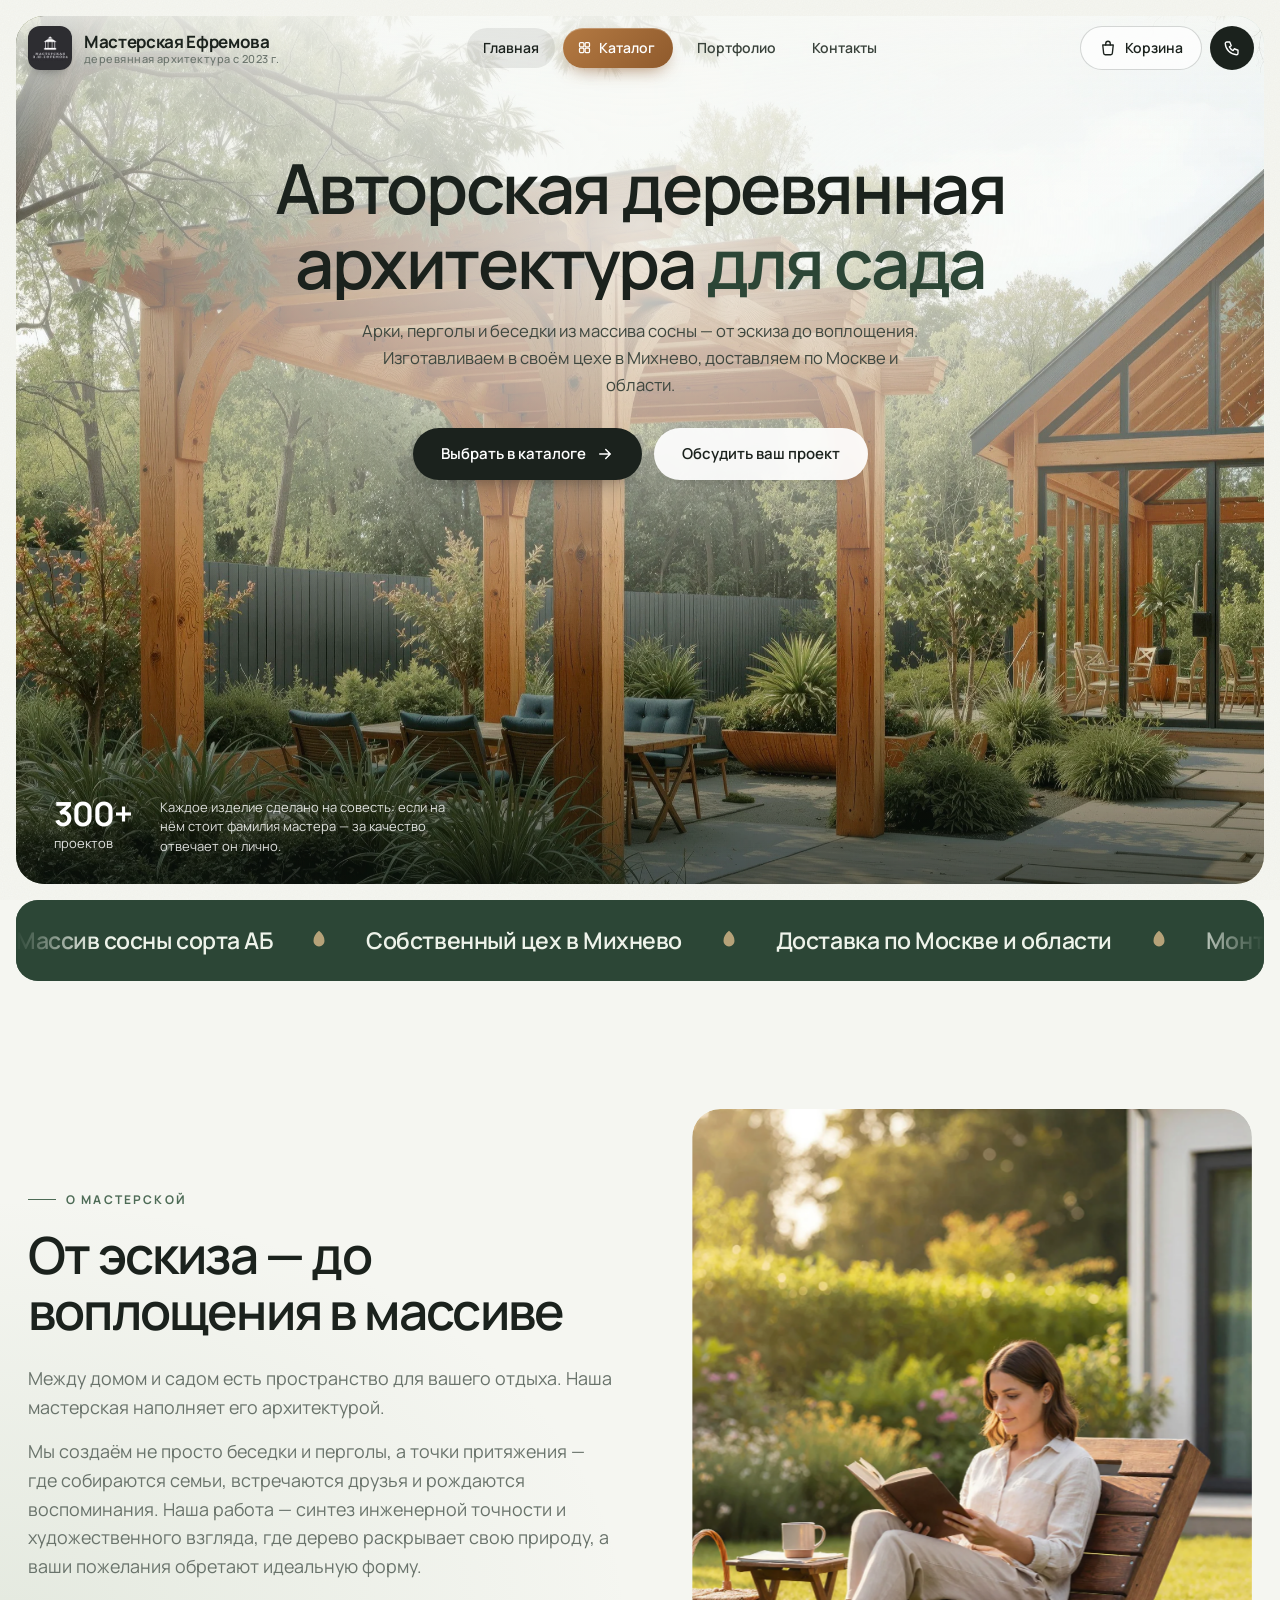
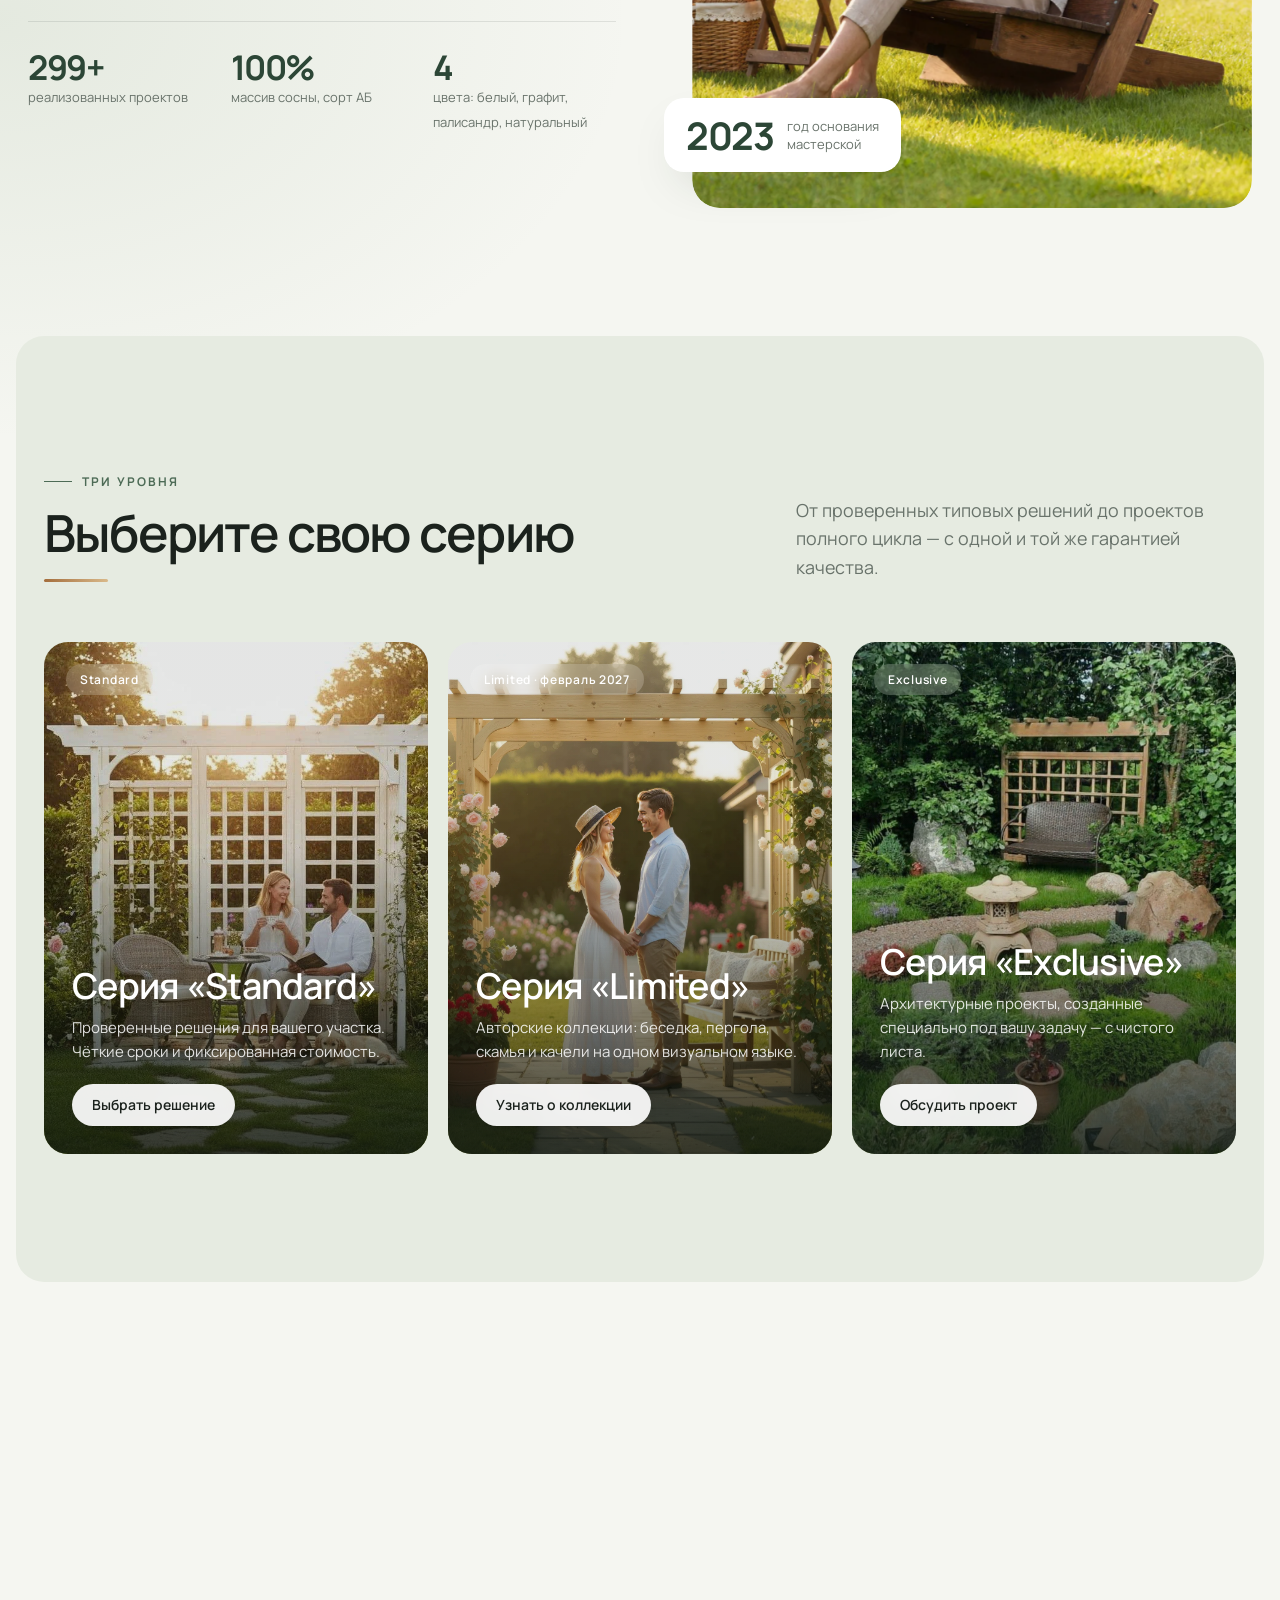
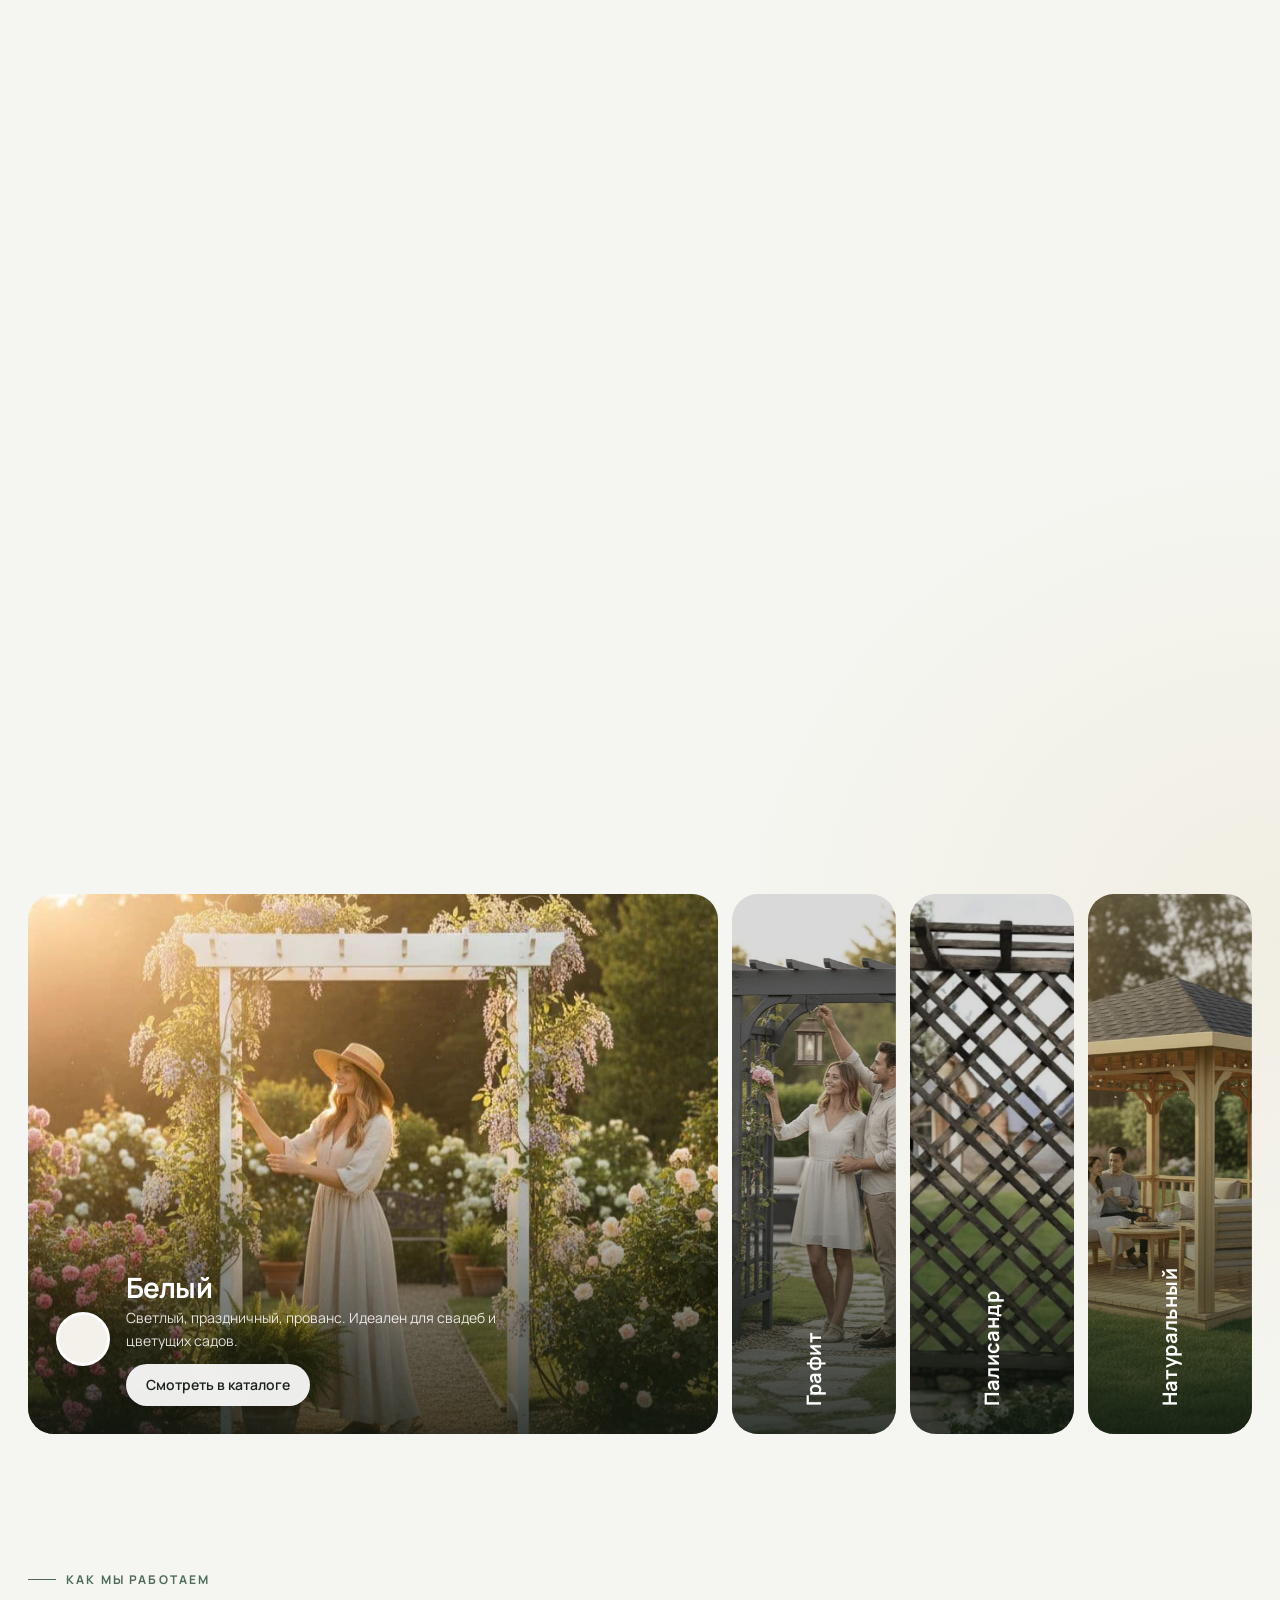
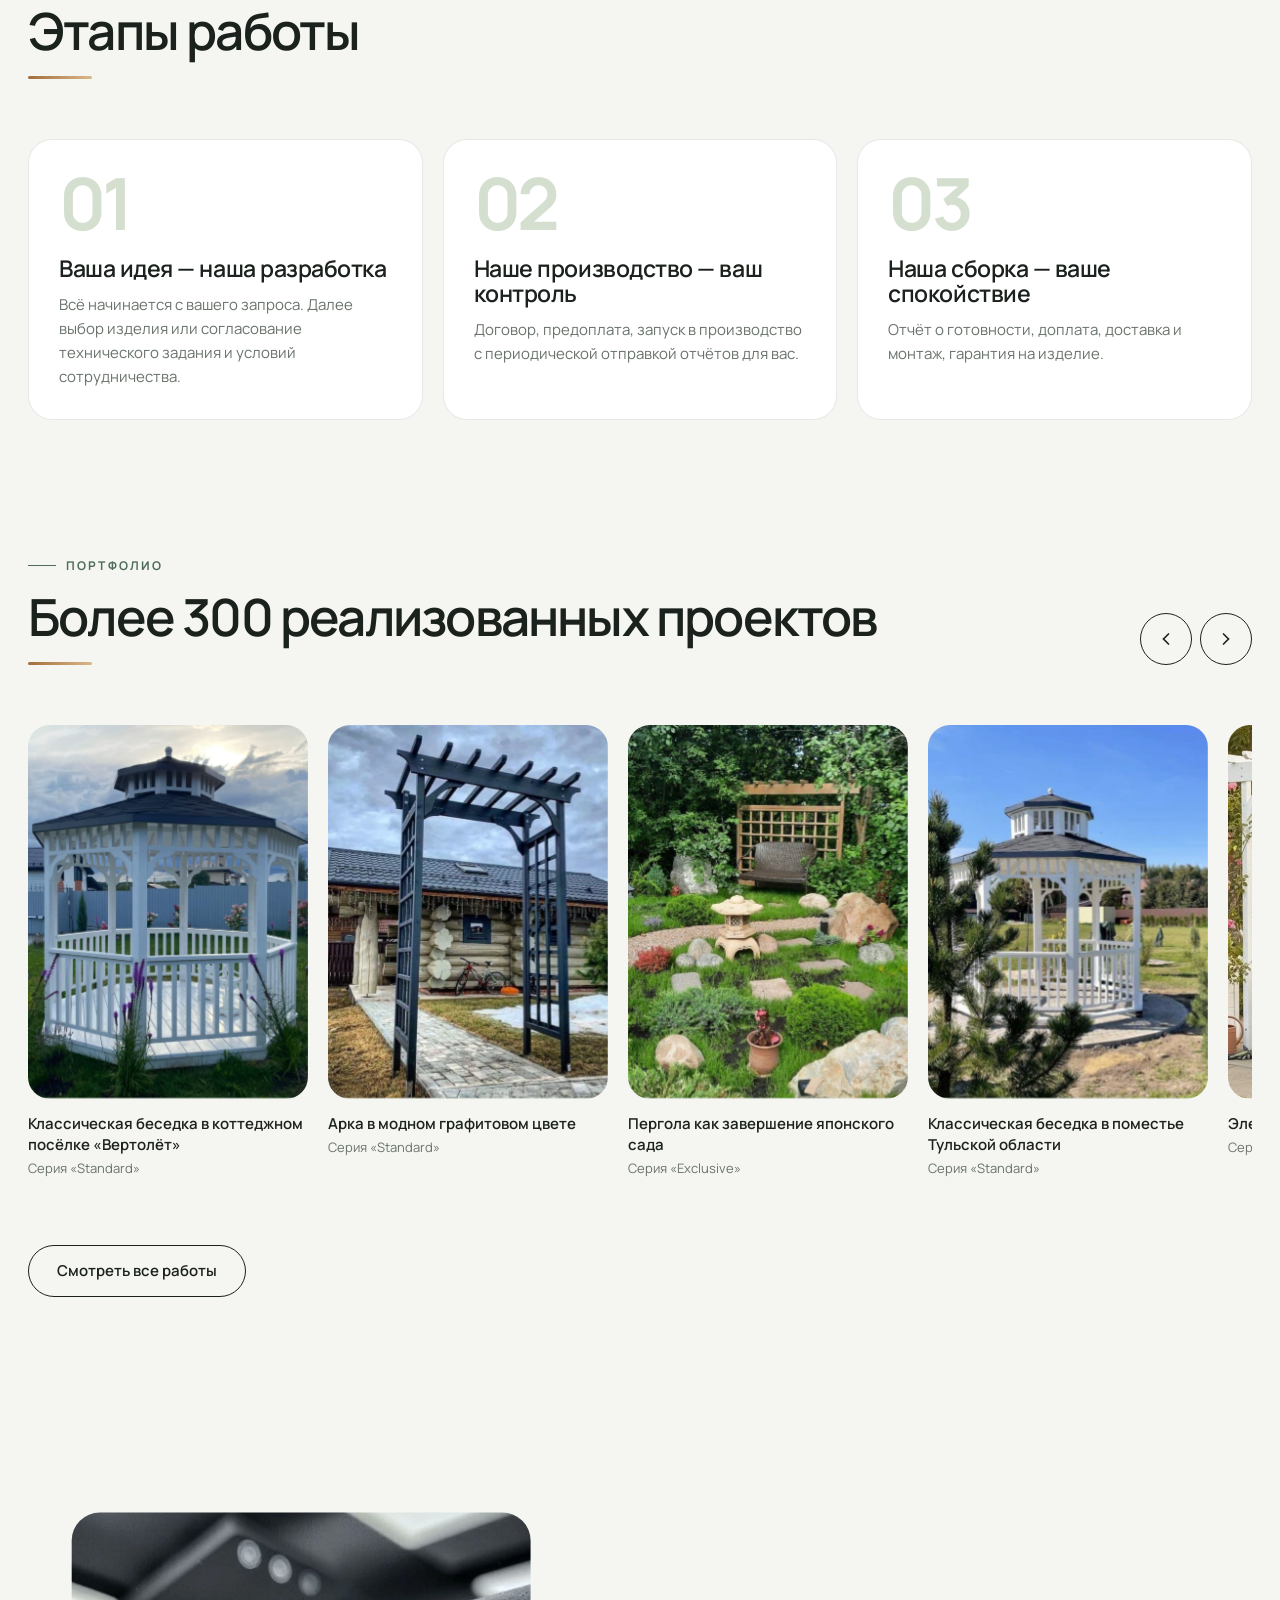
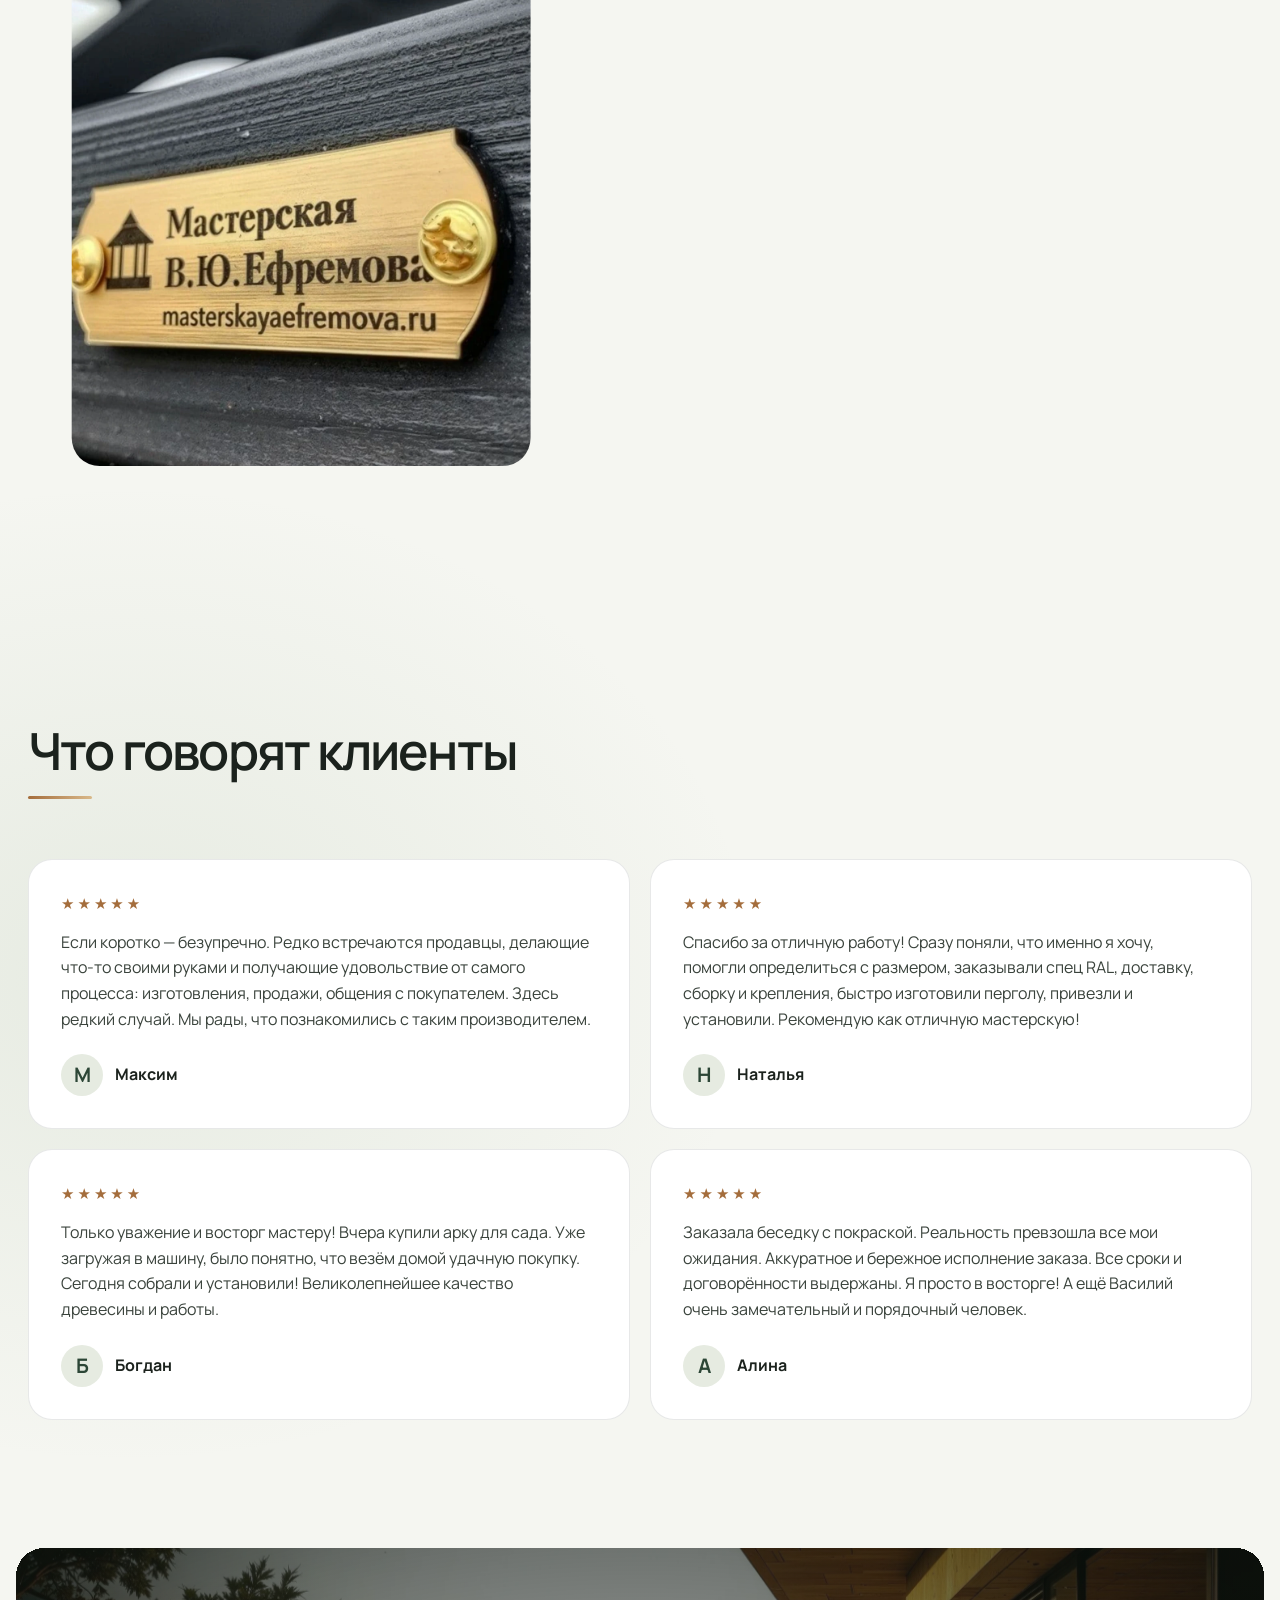
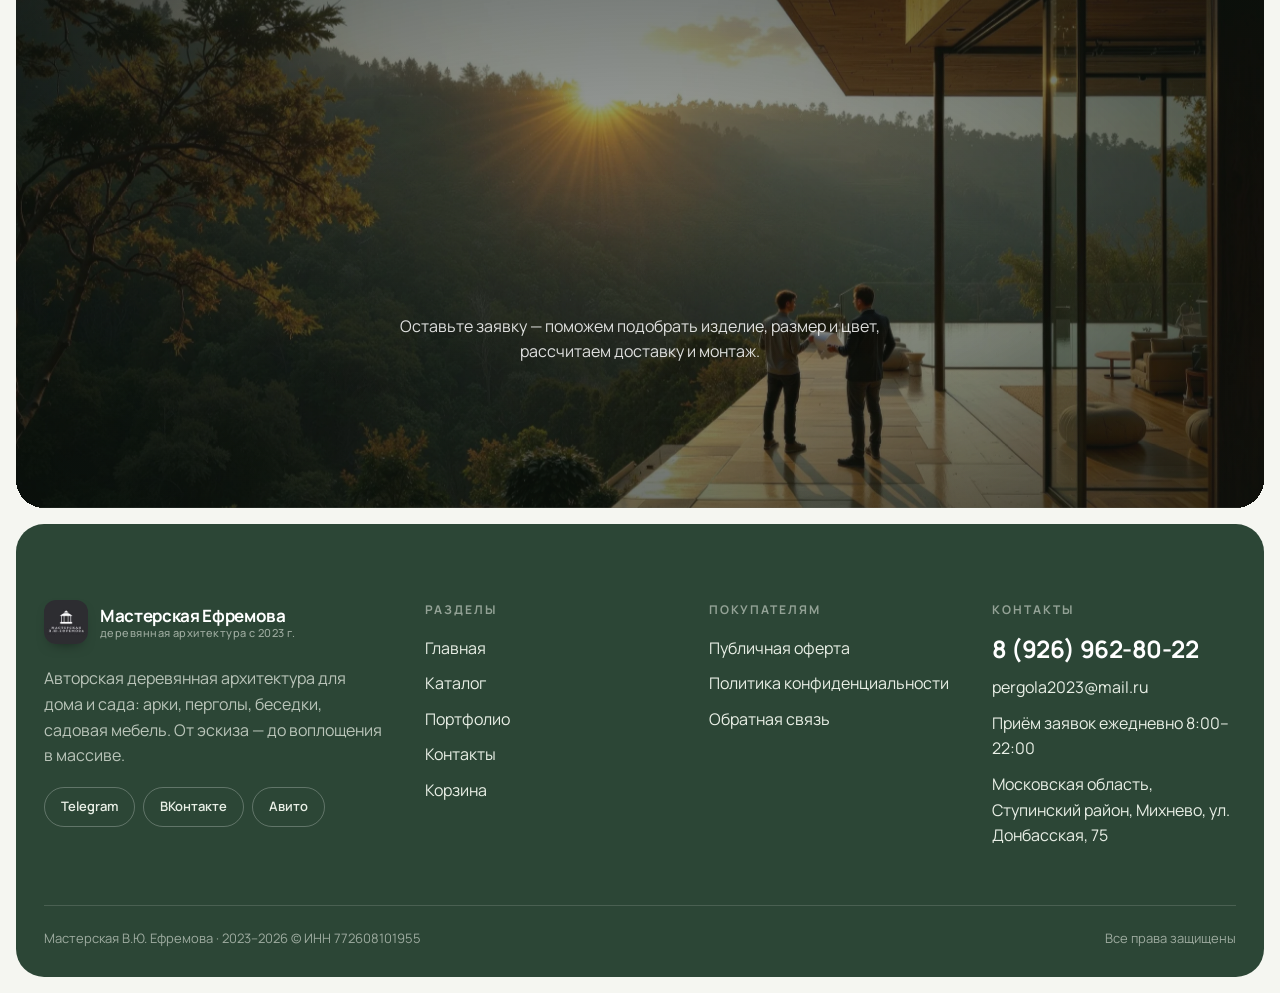
<file: index.html>
<!doctype html>
<html lang="ru">
<head>
  <meta charset="utf-8">
  <meta name="viewport" content="width=device-width, initial-scale=1">
  <meta name="robots" content="noindex, nofollow">
  <title>Мастерская В.Ю. Ефремова — арки, перголы и беседки из массива</title>
  <meta name="description" content="Авторская деревянная архитектура для дома и сада: арки-перголы, перголы, беседки, садовая мебель из массива сосны. Москва и Московская область.">
  <link rel="icon" href="assets/img/site/logo.webp">
  <link rel="preconnect" href="https://fonts.googleapis.com">
  <link rel="preconnect" href="https://fonts.gstatic.com" crossorigin>
  <link href="https://fonts.googleapis.com/css2?family=Manrope:wght@300;400;500;600;700;800&display=swap" rel="stylesheet">
  <link rel="stylesheet" href="assets/css/style.css?v=8">
  <link rel="preload" as="image" href="assets/img/site/bg3.webp">
</head>
<body data-page="home">


<main>
  <!-- ===== Первый экран ===== -->
  <div class="hero-wrap">
    <section class="hero">
      <div class="hero-media"><div class="kb">
        <img src="assets/img/site/bg3.webp" alt="Деревянная пергола из массива в саду">
      </div></div>

      <div class="hero-content">
        <h1><span class="split-line"><span>Авторская деревянная</span></span><span class="split-line"><span>архитектура <em>для сада</em></span></span></h1>
        <p class="reveal" data-delay="2">Арки, перголы и беседки из массива сосны — от эскиза до воплощения. Изготавливаем в своём цехе в Михнево, доставляем по Москве и области.</p>
        <div class="hero-buttons reveal" data-delay="3">
          <a class="btn btn-dark" href="catalog.html">Выбрать в каталоге <svg viewBox="0 0 24 24" fill="none" stroke="currentColor" stroke-width="2" stroke-linecap="round" stroke-linejoin="round"><path d="M5 12h14M13 6l6 6-6 6"/></svg></a>
          <a class="btn btn-light" href="#" data-open-form>Обсудить ваш проект</a>
        </div>
      </div>

      <div class="hero-bottom">
        <div class="hero-stat reveal" data-delay="3">
          <div><strong>300+</strong><span style="font-size:13px;opacity:.85">проектов</span></div>
          <p>Каждое изделие сделано на совесть: если на нём стоит фамилия мастера — за качество отвечает он лично.</p>
        </div>
        <a class="scroll-hint reveal" data-delay="3" href="#intro"><span>Листайте вниз</span><span class="ring"><i></i></span></a>
      </div>
    </section>
  </div>

  <!-- ===== Бегущая строка ===== -->
  <div class="marquee" aria-hidden="true">
    <div class="marquee-track">
      <span>Массив сосны сорта АБ</span><i></i><span>Собственный цех в Михнево</span><i></i><span>Доставка по Москве и области</span><i></i><span>Монтаж под ключ</span><i></i><span>Белый · Графит · Палисандр</span><i></i><span>Изготовление по вашим размерам</span><i></i>
      <span>Массив сосны сорта АБ</span><i></i><span>Собственный цех в Михнево</span><i></i><span>Доставка по Москве и области</span><i></i><span>Монтаж под ключ</span><i></i><span>Белый · Графит · Палисандр</span><i></i><span>Изготовление по вашим размерам</span><i></i>
    </div>
  </div>

  <!-- ===== Интро ===== -->
  <section class="section" id="intro">
    <div class="container intro-grid">
      <div>
        <span class="eyebrow reveal">О мастерской</span>
        <h2 class="reveal" data-delay="1">От эскиза — до воплощения в массиве</h2>
        <p class="lead reveal" data-delay="2">Между домом и садом есть пространство для вашего отдыха. Наша мастерская наполняет его архитектурой.</p>
        <p class="lead reveal" data-delay="2">Мы создаём не просто беседки и перголы, а точки притяжения — где собираются семьи, встречаются друзья и рождаются воспоминания. Наша работа — синтез инженерной точности и художественного взгляда, где дерево раскрывает свою природу, а ваши пожелания обретают идеальную форму.</p>
        <div class="facts reveal" data-delay="3">
          <div><strong data-count="300" data-suffix="+">0</strong><span>реализованных проектов</span></div>
          <div><strong data-count="100" data-suffix="%">0</strong><span>массив сосны, сорт АБ</span></div>
          <div><strong data-count="4">0</strong><span>цвета: белый, графит, палисандр, натуральный</span></div>
        </div>
      </div>
      <div class="intro-media">
        <div class="zoom-frame clip-reveal"><img src="assets/img/site/bg5.webp" alt="Отдых в саду на деревянном шезлонге" loading="lazy"></div>
        <div class="intro-badge reveal" data-delay="2"><strong>2023</strong><span>год основания<br>мастерской</span></div>
      </div>
    </div>
  </section>

  <!-- ===== Серии ===== -->
  <section class="series section">
    <div class="container">
      <div class="section-head">
        <div><span class="eyebrow reveal">Три уровня</span><h2 class="reveal" data-delay="1">Выберите свою серию</h2></div>
        <p class="lead reveal" data-delay="2" style="max-width:440px">От проверенных типовых решений до проектов полного цикла — с одной и той же гарантией качества.</p>
      </div>
      <div class="series-grid">
        <a class="series-card reveal" href="catalog.html">
          <img src="assets/img/site/bg2.webp" alt="" loading="lazy">
          <span class="tag">Standard</span>
          <h3>Серия «Standard»</h3>
          <p>Проверенные решения для вашего участка. Чёткие сроки и фиксированная стоимость.</p>
          <span class="btn btn-light btn-sm">Выбрать решение</span>
        </a>
        <a class="series-card reveal" data-delay="1" href="#" data-open-form="Интересует серия Limited">
          <img src="assets/img/site/bg6.webp" alt="" loading="lazy">
          <span class="tag">Limited · февраль 2027</span>
          <h3>Серия «Limited»</h3>
          <p>Авторские коллекции: беседка, пергола, скамья и качели на одном визуальном языке.</p>
          <span class="btn btn-light btn-sm">Узнать о коллекции</span>
        </a>
        <a class="series-card reveal" data-delay="2" href="#" data-open-form="Хочу обсудить проект серии Exclusive">
          <img src="assets/img/site/pf-pergola-japan.webp" alt="" loading="lazy">
          <span class="tag">Exclusive</span>
          <h3>Серия «Exclusive»</h3>
          <p>Архитектурные проекты, созданные специально под вашу задачу — с чистого листа.</p>
          <span class="btn btn-light btn-sm">Обсудить проект</span>
        </a>
      </div>
    </div>
  </section>

  <!-- ===== Хиты ===== -->
  <section class="section">
    <div class="container">
      <div class="section-head">
        <div><span class="eyebrow reveal">Каталог</span><h2 class="reveal" data-delay="1">Хиты продаж</h2></div>
        <a class="btn btn-outline reveal" data-delay="2" href="catalog.html">Весь каталог <svg viewBox="0 0 24 24" fill="none" stroke="currentColor" stroke-width="2" stroke-linecap="round" stroke-linejoin="round"><path d="M5 12h14M13 6l6 6-6 6"/></svg></a>
      </div>
      <div class="products-grid three" id="hits"></div>
    </div>
  </section>

  <!-- ===== Палитра: раскрывающиеся панели ===== -->
  <section class="section palette-section" style="padding-top:0">
    <div class="container">
      <div class="section-head">
        <div><span class="eyebrow reveal">Палитра</span><h2 class="reveal" data-delay="1">Один стиль — четыре характера</h2></div>
        <p class="lead reveal" data-delay="2" style="max-width:420px">Наведите на цвет или пролистайте, чтобы увидеть его в саду. Любое изделие серии Standard можно заказать в каждом из них.</p>
      </div>
      <div class="palette reveal" id="palette" data-swipe="mobile">
        <div class="pal active" style="--c:#f4f1ea">
          <img src="assets/img/products/classic-1.webp" alt="Белая арка-пергола" loading="lazy">
          <div class="pal-info"><i></i><div><b>Белый</b><span>Светлый, праздничный, прованс. Идеален для свадеб и цветущих садов.</span><a class="btn btn-light btn-sm" href="catalog.html">Смотреть в каталоге</a></div></div>
          <span class="pal-v">Белый</span>
        </div>
        <div class="pal" style="--c:#3d4043">
          <img src="assets/img/products/arka110-1.webp" alt="Графитовая арка-пергола" loading="lazy">
          <div class="pal-info"><i></i><div><b>Графит</b><span>Модный, строгий, современный. Отлично смотрится у домов в стиле барнхаус.</span><a class="btn btn-light btn-sm" href="catalog.html">Смотреть в каталоге</a></div></div>
          <span class="pal-v">Графит</span>
        </div>
        <div class="pal" style="--c:#6b3f2a">
          <img src="assets/img/products/shpalera-2.webp" alt="Шпалера цвета палисандр" loading="lazy">
          <div class="pal-info"><i></i><div><b>Палисандр</b><span>Глубокий тёплый оттенок благородного дерева. Уютно и классически.</span><a class="btn btn-light btn-sm" href="catalog.html">Смотреть в каталоге</a></div></div>
          <span class="pal-v">Палисандр</span>
        </div>
        <div class="pal" style="--c:#d9b98a">
          <img src="assets/img/products/besedka4-1.webp" alt="Беседка без покраски" loading="lazy">
          <div class="pal-info"><i></i><div><b>Натуральный</b><span>Без покраски — живая текстура сосны. Покрасите в свой цвет RAL.</span><a class="btn btn-light btn-sm" href="catalog.html">Смотреть в каталоге</a></div></div>
          <span class="pal-v">Натуральный</span>
        </div>
      </div>
    </div>
  </section>

  <!-- ===== Этапы ===== -->
  <section class="section" style="padding-top:0">
    <div class="container">
      <div class="section-head">
        <div><span class="eyebrow reveal">Как мы работаем</span><h2 class="reveal" data-delay="1">Этапы работы</h2></div>
      </div>
      <div class="steps">
        <div class="step reveal"><div class="num">01</div><h3>Ваша идея — наша разработка</h3><p>Всё начинается с вашего запроса. Далее выбор изделия или согласование технического задания и условий сотрудничества.</p></div>
        <div class="step reveal" data-delay="1"><div class="num">02</div><h3>Наше производство — ваш контроль</h3><p>Договор, предоплата, запуск в производство с периодической отправкой отчётов для вас.</p></div>
        <div class="step reveal" data-delay="2"><div class="num">03</div><h3>Наша сборка — ваше спокойствие</h3><p>Отчёт о готовности, доплата, доставка и монтаж, гарантия на изделие.</p></div>
      </div>
    </div>
  </section>

  <!-- ===== Портфолио ===== -->
  <section class="section" style="padding-top:0">
    <div class="container">
      <div class="section-head">
        <div><span class="eyebrow reveal">Портфолио</span><h2 class="reveal" data-delay="1">Более 300 реализованных проектов</h2></div>
        <div class="slider-ctrl reveal" data-delay="2">
          <button id="pfPrev" aria-label="Назад"><svg viewBox="0 0 24 24" fill="none" stroke="currentColor" stroke-width="2" stroke-linecap="round"><path d="M15 6l-6 6 6 6"/></svg></button>
          <button id="pfNext" aria-label="Вперёд"><svg viewBox="0 0 24 24" fill="none" stroke="currentColor" stroke-width="2" stroke-linecap="round"><path d="M9 6l6 6-6 6"/></svg></button>
        </div>
      </div>
      <div class="pf-track reveal" id="pfTrack" data-swipe="mobile"></div>
      <div style="margin-top:32px"><a class="btn btn-outline" href="portfolio.html">Смотреть все работы</a></div>
    </div>
  </section>

  <!-- ===== Подход ===== -->
  <section class="section" style="padding-top:0">
    <div class="container approach">
      <div class="zoom-frame clip-reveal"><img src="assets/img/site/about.webp" alt="Табличка мастерской В.Ю. Ефремова" loading="lazy"></div>
      <div>
        <span class="eyebrow reveal">Наш подход</span>
        <h2 class="reveal" data-delay="1">Архитектура с личной подписью</h2>
        <blockquote class="reveal" data-delay="2">«Если на изделии стоит моя фамилия, то оно сделано на совесть».</blockquote>
        <p class="lead reveal" data-delay="2">Мастерская основана в 2023 году. Команда создаёт деревянную авторскую архитектуру трёх уровней:</p>
        <div class="levels reveal" data-delay="3">
          <div><b>Standard</b><span>проверенные типовые решения</span></div>
          <div><b>Limited</b><span>авторские коллекции</span></div>
          <div><b>Exclusive</b><span>проекты полного цикла</span></div>
        </div>
        <p class="muted reveal">Вне зависимости от уровня изделия ваша гарантия — одно и то же имя на чертеже и на готовом объекте.</p>
        <p class="signature reveal" style="margin-top:18px">— Ефремов В.Ю., основатель</p>
      </div>
    </div>
  </section>

  <!-- ===== Отзывы ===== -->
  <section class="section" style="padding-top:0">
    <div class="container">
      <div class="section-head">
        <div><span class="eyebrow reveal">Отзывы</span><h2 class="reveal" data-delay="1">Что говорят клиенты</h2></div>
      </div>
      <div class="reviews" id="reviews"></div>
    </div>
  </section>

  <!-- ===== Призыв ===== -->
  <section class="cta">
    <img src="assets/img/site/bg4.webp" alt="" loading="lazy">
    <div>
      <span class="eyebrow reveal" style="color:#fff">Ваш сад ждёт</span>
      <h2 class="reveal" data-delay="1" style="margin-top:16px">Готовы создать свою точку притяжения?</h2>
      <p class="reveal" data-delay="2">Оставьте заявку — поможем подобрать изделие, размер и цвет, рассчитаем доставку и монтаж.</p>
      <div class="hero-buttons reveal" data-delay="3">
        <a class="btn btn-light" href="#" data-open-form>Заполнить форму обратной связи</a>
        <a class="btn btn-dark" href="catalog.html">Выбрать из каталога</a>
      </div>
    </div>
  </section>
</main>

<script src="assets/js/data.js?v=8"></script>
<script src="assets/js/app.js?v=8"></script>
<script>
  document.getElementById('hits').innerHTML = PRODUCTS.filter(p => p.hit).map(productCard).join('');

  const track = document.getElementById('pfTrack');
  track.innerHTML = PORTFOLIO.slice(0, 8).map(w => `
    <div class="pf-item" data-lightbox="${w.img}" data-caption="${UI.esc(w.title)}">
      <div class="pf-img"><img src="${w.img}" alt="${UI.esc(w.title)}" loading="lazy"></div>
      <p>${w.title}</p><span>Серия «${w.series}»</span>
    </div>`).join('');
  const step = () => track.firstElementChild.getBoundingClientRect().width + 20;
  document.getElementById('pfPrev').onclick = () => track.scrollBy({ left: -step(), behavior: 'smooth' });
  document.getElementById('pfNext').onclick = () => track.scrollBy({ left: step(), behavior: 'smooth' });

  // палитра: на компьютере раскрывается панель под курсором, на телефоне карточки просто листаются
  const pals = document.querySelectorAll('.pal');
  const activate = el => pals.forEach(p => p.classList.toggle('active', p === el));
  if (matchMedia('(hover: hover) and (min-width: 761px)').matches) {
    pals.forEach(p => p.addEventListener('mouseenter', () => activate(p)));
  }

  document.getElementById('reviews').innerHTML = REVIEWS.map((r, i) => `
    <div class="review reveal" data-delay="${i % 2}">
      <div class="stars">★★★★★</div>
      <p>${r.text}</p>
      <div class="who"><i>${r.name[0]}</i>${r.name}</div>
    </div>`).join('');
</script>
</body>
</html>
</file>
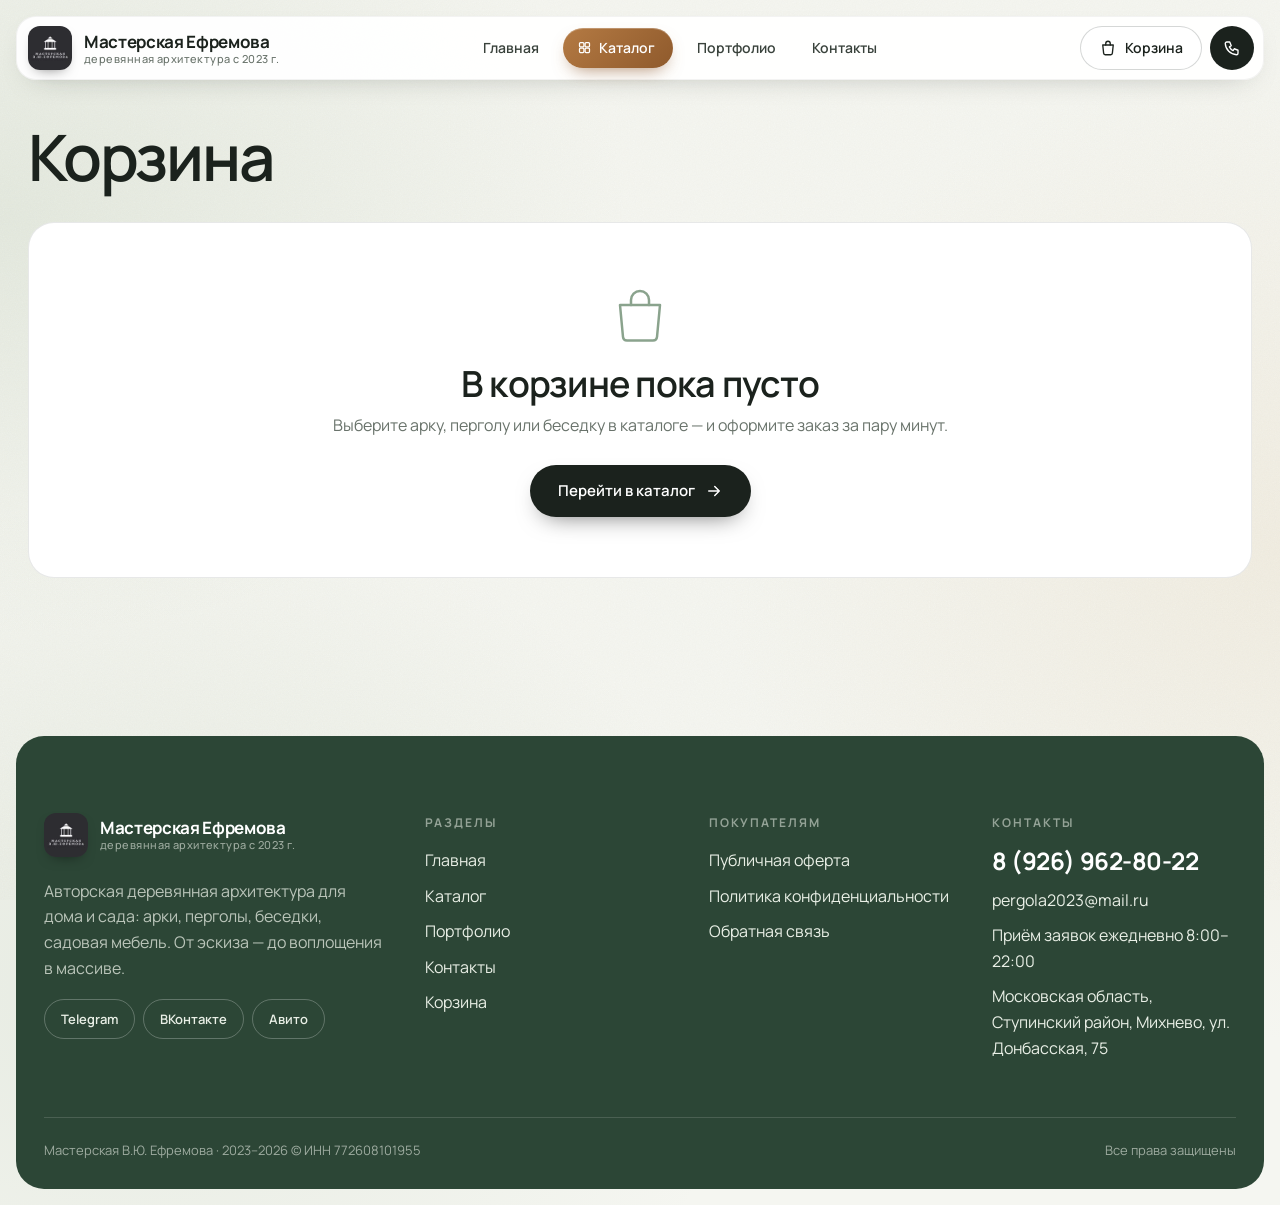
<file: cart.html>
<!doctype html>
<html lang="ru">
<head>
  <meta charset="utf-8">
  <meta name="viewport" content="width=device-width, initial-scale=1">
  <meta name="robots" content="noindex, nofollow">
  <title>Корзина и оформление заказа | Мастерская В.Ю. Ефремова</title>
  <link rel="icon" href="assets/img/site/logo.webp">
  <link rel="preconnect" href="https://fonts.googleapis.com">
  <link rel="preconnect" href="https://fonts.gstatic.com" crossorigin>
  <link href="https://fonts.googleapis.com/css2?family=Manrope:wght@300;400;500;600;700;800&display=swap" rel="stylesheet">
  <link rel="stylesheet" href="assets/css/style.css?v=8">
</head>
<body data-page="cart">

<main class="cart-page">
  <div class="container">
    <h1 style="font-size:clamp(40px,5vw,72px);line-height:1.15;margin-bottom:28px">Корзина</h1>
    <div class="stepper" id="stepper">
      <div data-s="1"><i>1</i>Корзина</div>
      <div data-s="2"><i>2</i>Контактные данные</div>
      <div data-s="3"><i>3</i>Подтверждение</div>
    </div>
    <div id="view"></div>
  </div>
</main>

<script src="assets/js/data.js?v=8"></script>
<script src="assets/js/app.js?v=8"></script>
<script>
  const { field, checkbox, rub, esc } = UI;
  const view = document.getElementById('view');
  const ORDER_KEY = 'efremov_checkout_v1';
  let state = { step: 1, agreeOffer: false, agreePd: false, contact: {} };
  try { Object.assign(state.contact, JSON.parse(sessionStorage.getItem(ORDER_KEY)) || {}); } catch {}

  const product = id => PRODUCTS.find(p => p.id === id);
  const swatch = n => n && COLOR_SWATCH[n.toLowerCase()];
  const plural = (n, a, b, c) => { const m = n % 10, h = n % 100; return m === 1 && h !== 11 ? a : m >= 2 && m <= 4 && (h < 10 || h >= 20) ? b : c; };

  function setStep(s) {
    state.step = s;
    document.querySelectorAll('#stepper div').forEach(d => {
      const n = +d.dataset.s;
      d.className = n === s ? 'on' : n < s ? 'done' : '';
    });
    render();
    scrollTo({ top: 0, behavior: 'smooth' });
  }

  function summary(extra = '') {
    const items = Cart.get();
    const n = Cart.count();
    return `
      <aside class="panel summary">
        <h3>Ваш заказ</h3>
        <div class="sum-row"><span>${n} ${plural(n, 'товар', 'товара', 'товаров')}</span><span>${rub(Cart.total())}</span></div>
        <div class="sum-row"><span>Доставка и монтаж</span><span>по договорённости</span></div>
        <div class="sum-total"><span>Итого</span><b>${rub(Cart.total())}</b></div>
        ${extra}
      </aside>`;
  }

  function lines(editable) {
    return Cart.get().map(i => {
      const p = product(i.id);
      if (!p) return '';
      const sw = swatch(i.option);
      return `
        <div class="line-item" data-key="${esc(i.key)}">
          <a href="product.html?id=${p.id}"><img src="${p.images[0]}" alt=""></a>
          <div>
            <h4><a href="product.html?id=${p.id}">${esc(p.name)}</a></h4>
            ${i.option ? `<span class="var">${sw ? `<i style="background:${sw}"></i>` : ''}${esc(i.option)}</span>` : (p.note ? `<span class="var">${p.note}</span>` : '')}
            <div class="unit">${rub(i.price)} за шт.</div>
          </div>
          <div class="right">
            <span class="lp">${rub(i.price * i.qty)}</span>
            ${editable
              ? `<div class="qty sm"><button data-act="minus" aria-label="Меньше">−</button><span>${i.qty}</span><button data-act="plus" aria-label="Больше">+</button></div>
                 <button class="remove" data-act="remove">Удалить</button>`
              : `<span class="muted" style="font-size:14px">× ${i.qty}</span>`}
          </div>
        </div>`;
    }).join('');
  }

  function render() {
    const items = Cart.get();
    if (!items.length && state.step < 4) {
      view.innerHTML = `
        <div class="panel empty reveal">
          ${ICON.bag}
          <h3>В корзине пока пусто</h3>
          <p class="muted">Выберите арку, перголу или беседку в каталоге — и оформите заказ за пару минут.</p>
          <a class="btn btn-dark" href="catalog.html">Перейти в каталог ${ICON.arrow}</a>
        </div>`;
      document.getElementById('stepper').style.display = 'none';
      initReveal(view);
      return;
    }
    document.getElementById('stepper').style.display = '';

    if (state.step === 1) {
      view.innerHTML = `
        <div class="cart-layout">
          <div class="panel">${lines(true)}</div>
          ${summary(`
            <div class="checks" id="checks">
              ${checkbox('offer', 'Я согласен(на) с условиями <a href="oferta.html" target="_blank">публичной оферты</a>')}
              ${checkbox('pd', 'Даю согласие на <a href="politika.html" target="_blank">обработку персональных данных</a>')}
            </div>
            <button class="btn btn-dark btn-block" id="toStep2">Оформить заказ ${ICON.arrow}</button>
            <p class="note" style="margin-top:12px;text-align:center">Чтобы продолжить, отметьте обе галочки</p>`)}
        </div>`;
      const checks = document.getElementById('checks');
      checks.querySelector('[name=offer]').checked = state.agreeOffer;
      checks.querySelector('[name=pd]').checked = state.agreePd;
      checks.addEventListener('change', () => {
        state.agreeOffer = checks.querySelector('[name=offer]').checked;
        state.agreePd = checks.querySelector('[name=pd]').checked;
      });
      document.getElementById('toStep2').onclick = () => {
        let ok = true;
        checks.querySelectorAll('.check').forEach(c => {
          const bad = !c.querySelector('input').checked;
          c.classList.remove('err'); void c.offsetWidth;
          c.classList.toggle('err', bad);
          if (bad) ok = false;
        });
        if (ok) setStep(2);
      };
    }

    if (state.step === 2) {
      view.innerHTML = `
        <div class="cart-layout">
          <form class="panel" id="contactForm" novalidate>
            <h3 style="font-size:32px">Контактные данные</h3>
            <p class="muted" style="margin-top:6px">Мастер свяжется с вами, чтобы уточнить детали, сроки изготовления и стоимость доставки.</p>
            <div class="form">
              <div class="form-row">
                ${field('name', 'Имя', 'text', true, 'autocomplete="name"')}
                ${field('phone', 'Номер телефона', 'tel', true, 'autocomplete="tel" inputmode="tel"')}
              </div>
              ${field('email', 'Адрес электронной почты', 'email', true, 'autocomplete="email"')}
              <div>
                <div class="opt-label" style="margin:8px 0 10px">Способ получения</div>
                <div class="radio-cards">
                  <label class="radio-card"><input type="radio" name="delivery" value="Доставка" checked><b>Доставка</b><span>по Москве и Московской области</span></label>
                  <label class="radio-card"><input type="radio" name="delivery" value="Самовывоз"><b>Самовывоз</b><span>Михнево, ул. Донбасская, 75</span></label>
                </div>
              </div>
              <div id="addrWrap">${field('address', 'Адрес доставки', 'text', true, 'autocomplete="street-address"')}</div>
              ${field('comment', 'Комментарий к заказу (монтаж, сроки, пожелания)', 'textarea')}
              <div style="display:flex;gap:12px;flex-wrap:wrap;margin-top:6px">
                <button type="button" class="btn btn-outline" id="back1">Назад</button>
                <button type="submit" class="btn btn-dark" style="flex:1">Продолжить ${ICON.arrow}</button>
              </div>
            </div>
          </form>
          ${summary(`<div class="panel" style="padding:0;border:0">${lines(false)}</div>`)}
        </div>`;
      const f = document.getElementById('contactForm');
      Object.entries(state.contact).forEach(([k, v]) => {
        const el = f.elements[k];
        if (!el) return;
        if (el instanceof RadioNodeList) el.value = v; else el.value = v;
      });
      const syncAddr = () => {
        const pickup = f.elements.delivery.value === 'Самовывоз';
        const wrap = document.getElementById('addrWrap');
        wrap.style.display = pickup ? 'none' : '';
        f.elements.address.required = !pickup;
      };
      f.addEventListener('change', syncAddr);
      syncAddr();
      document.getElementById('back1').onclick = () => { save(f); setStep(1); };
      f.addEventListener('submit', e => {
        e.preventDefault();
        if (!validateForm(f)) return;
        save(f);
        setStep(3);
      });
    }

    if (state.step === 3) {
      const c = state.contact;
      view.innerHTML = `
        <div class="cart-layout">
          <div class="panel">
            <h3 style="font-size:32px">Проверьте заказ</h3>
            <p class="muted" style="margin:6px 0 10px">Убедитесь, что всё верно, и подтвердите заказ.</p>
            <div class="review-block"><h4>Товары <button data-goto="1">Изменить</button></h4>${lines(false)}</div>
            <div class="review-block"><h4>Получатель <button data-goto="2">Изменить</button></h4>
              <dl class="kv">
                <dt>Имя</dt><dd>${esc(c.name)}</dd>
                <dt>Телефон</dt><dd>${esc(c.phone)}</dd>
                <dt>Email</dt><dd>${esc(c.email)}</dd>
                <dt>Получение</dt><dd>${esc(c.delivery)}</dd>
                ${c.delivery === 'Доставка' ? `<dt>Адрес доставки</dt><dd>${esc(c.address)}</dd>` : `<dt>Адрес самовывоза</dt><dd>${SITE.address}</dd>`}
                ${c.comment ? `<dt>Комментарий</dt><dd>${esc(c.comment)}</dd>` : ''}
              </dl>
            </div>
            <div class="review-block"><h4>Согласия</h4>
              <p style="font-size:14px">✓ С условиями <a href="oferta.html" target="_blank" style="text-decoration:underline">публичной оферты</a> согласен(на)<br>✓ Согласие на <a href="politika.html" target="_blank" style="text-decoration:underline">обработку персональных данных</a> дано</p>
            </div>
          </div>
          ${summary(`
            <button class="btn btn-green btn-block" id="confirm">Подтвердить заказ ${ICON.check.replace('<svg', '<svg width="18" height="18"')}</button>
            <button class="btn btn-outline btn-block" style="margin-top:10px" data-goto="2">Назад</button>
            <p class="note" style="margin-top:12px;text-align:center">Оплата — после подтверждения заказа мастером: предоплата при запуске в производство, доплата по готовности.</p>`)}
        </div>`;
      document.getElementById('confirm').onclick = confirmOrder;
    }

    if (state.step === 4) {
      view.innerHTML = `
        <div class="panel reveal" style="max-width:640px;margin:0 auto">
          ${successHTML('Заказ подтверждён!', `Номер заказа: <span class="order-num">${state.orderNo}</span><br><br>${
            state.how === 'mailto'
              ? 'Мы открыли письмо с деталями заказа — отправьте его, чтобы мастер получил заявку. Если письмо не открылось, позвоните: <a href="' + SITE.phoneHref + '" style="text-decoration:underline">' + SITE.phone + '</a>.'
              : 'Мастер свяжется с вами в ближайшее время, чтобы согласовать сроки, доставку и оплату.'}`)}
          <div class="hero-buttons" style="margin-top:10px"><a class="btn btn-dark" href="catalog.html">Продолжить покупки</a><a class="btn btn-outline" href="index.html">На главную</a></div>
        </div>`;
      document.getElementById('stepper').style.display = 'none';
    }
    initReveal(view);
  }

  function save(f) {
    const d = Object.fromEntries(new FormData(f));
    state.contact = d;
    try { sessionStorage.setItem(ORDER_KEY, JSON.stringify(d)); } catch {}
  }

  async function confirmOrder() {
    const btn = document.getElementById('confirm');
    btn.disabled = true;
    const items = Cart.get();
    const c = state.contact;
    const orderNo = 'EF-' + Date.now().toString().slice(-6);
    const text = [
      `Заказ ${orderNo} с сайта`, '',
      ...items.map((i, n) => `${n + 1}. ${product(i.id).name}${i.option ? ' (' + i.option + ')' : ''} — ${i.qty} шт. × ${rub(i.price)} = ${rub(i.qty * i.price)}`),
      '', `Итого: ${rub(Cart.total())}`, '',
      `Имя: ${c.name}`, `Телефон: ${c.phone}`, `Email: ${c.email}`,
      `Получение: ${c.delivery}`, c.delivery === 'Доставка' ? `Адрес доставки: ${c.address}` : '',
      c.comment ? `Комментарий: ${c.comment}` : '', '',
      'Клиент согласился с публичной офертой и дал согласие на обработку персональных данных.'
    ].filter(l => l !== null).join('\n');
    try {
      state.how = await sendLead(`Заказ ${orderNo} — ${c.name}`, {
        type: 'order', orderNo, ...c, total: Cart.total(),
        items: items.map(i => ({ name: product(i.id).name, option: i.option, qty: i.qty, price: i.price }))
      }, text);
      state.orderNo = orderNo;
      Cart.set([]);
      setStep(4);
    } catch {
      btn.disabled = false;
      alert('Не удалось отправить заказ. Пожалуйста, позвоните нам: ' + SITE.phone);
    }
  }

  view.addEventListener('click', e => {
    const g = e.target.closest('[data-goto]');
    if (g) { setStep(+g.dataset.goto); return; }
    const a = e.target.closest('[data-act]');
    if (!a) return;
    const key = a.closest('.line-item').dataset.key;
    let items = Cart.get();
    const it = items.find(i => i.key === key);
    if (a.dataset.act === 'plus') it.qty++;
    if (a.dataset.act === 'minus') it.qty = Math.max(1, it.qty - 1);
    if (a.dataset.act === 'remove') items = items.filter(i => i.key !== key);
    Cart.set(items);
    render();
  });

  setStep(1);
</script>
</body>
</html>
</file>
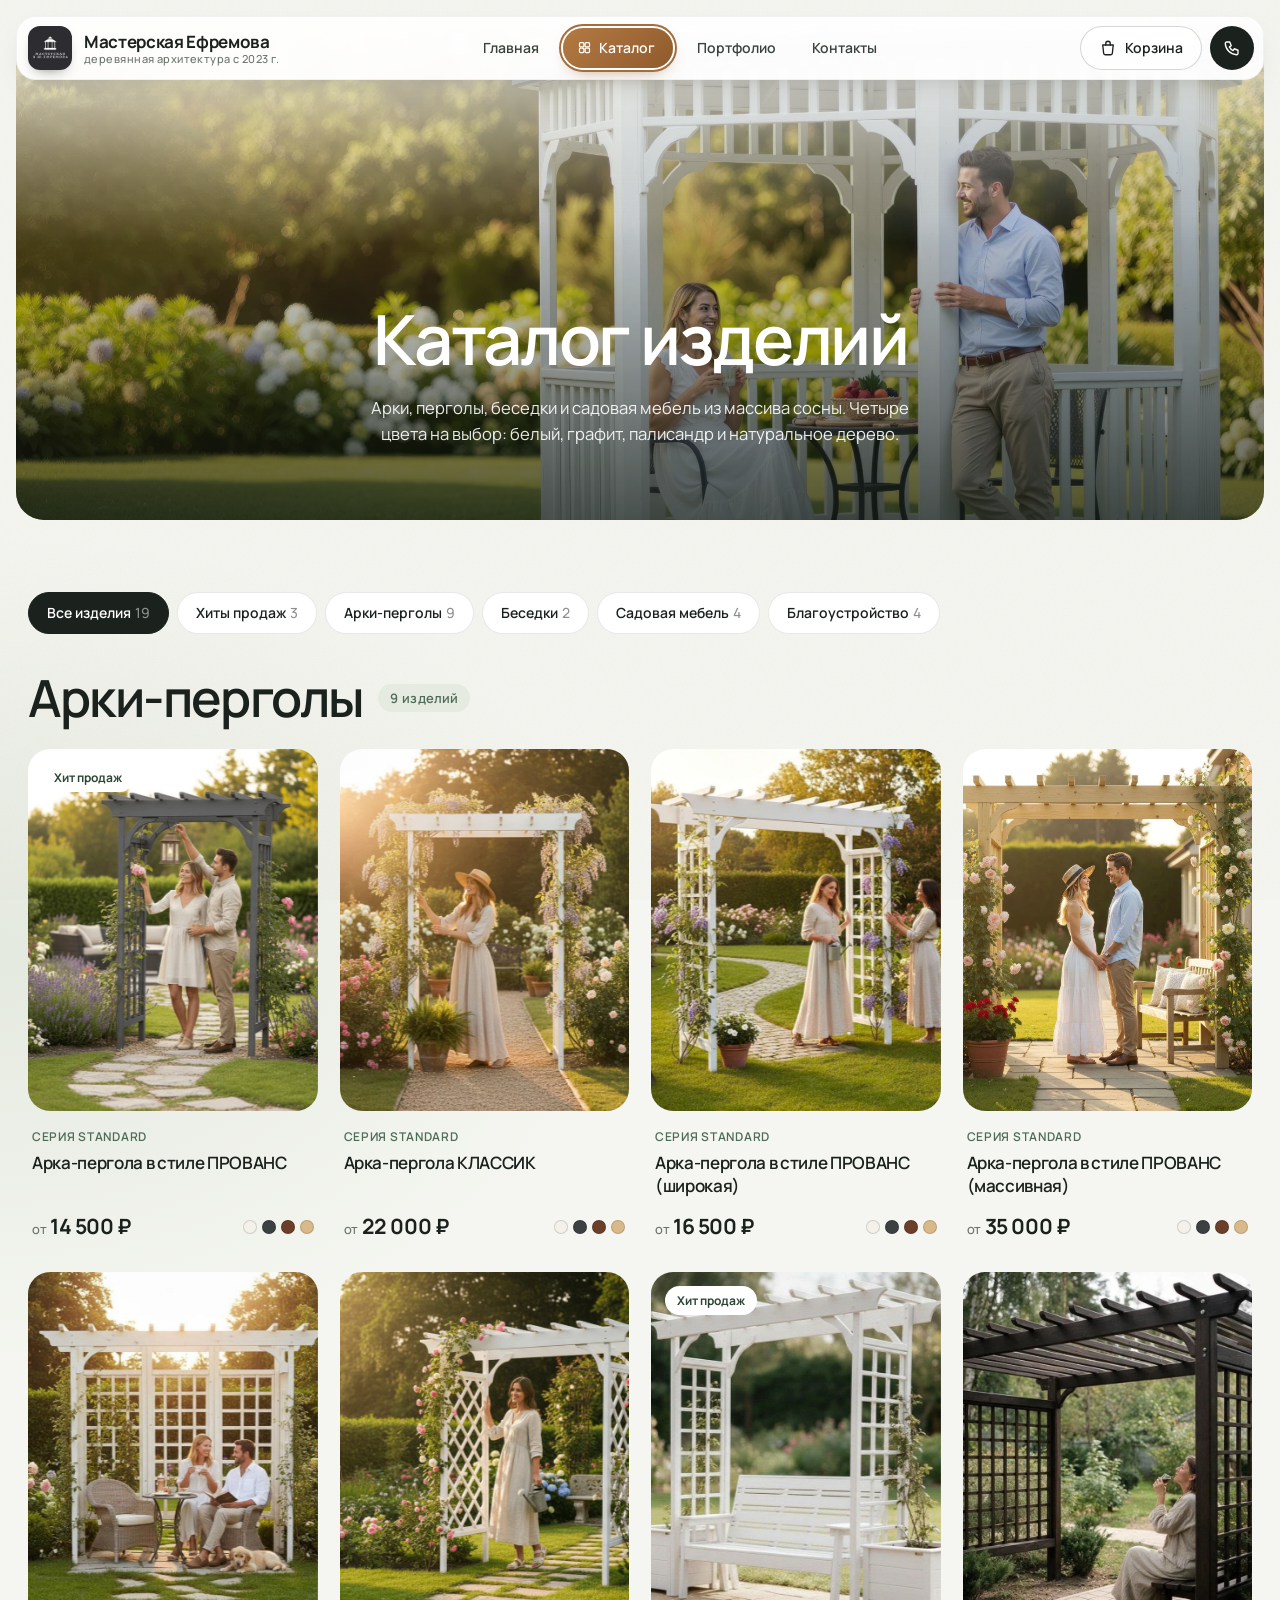
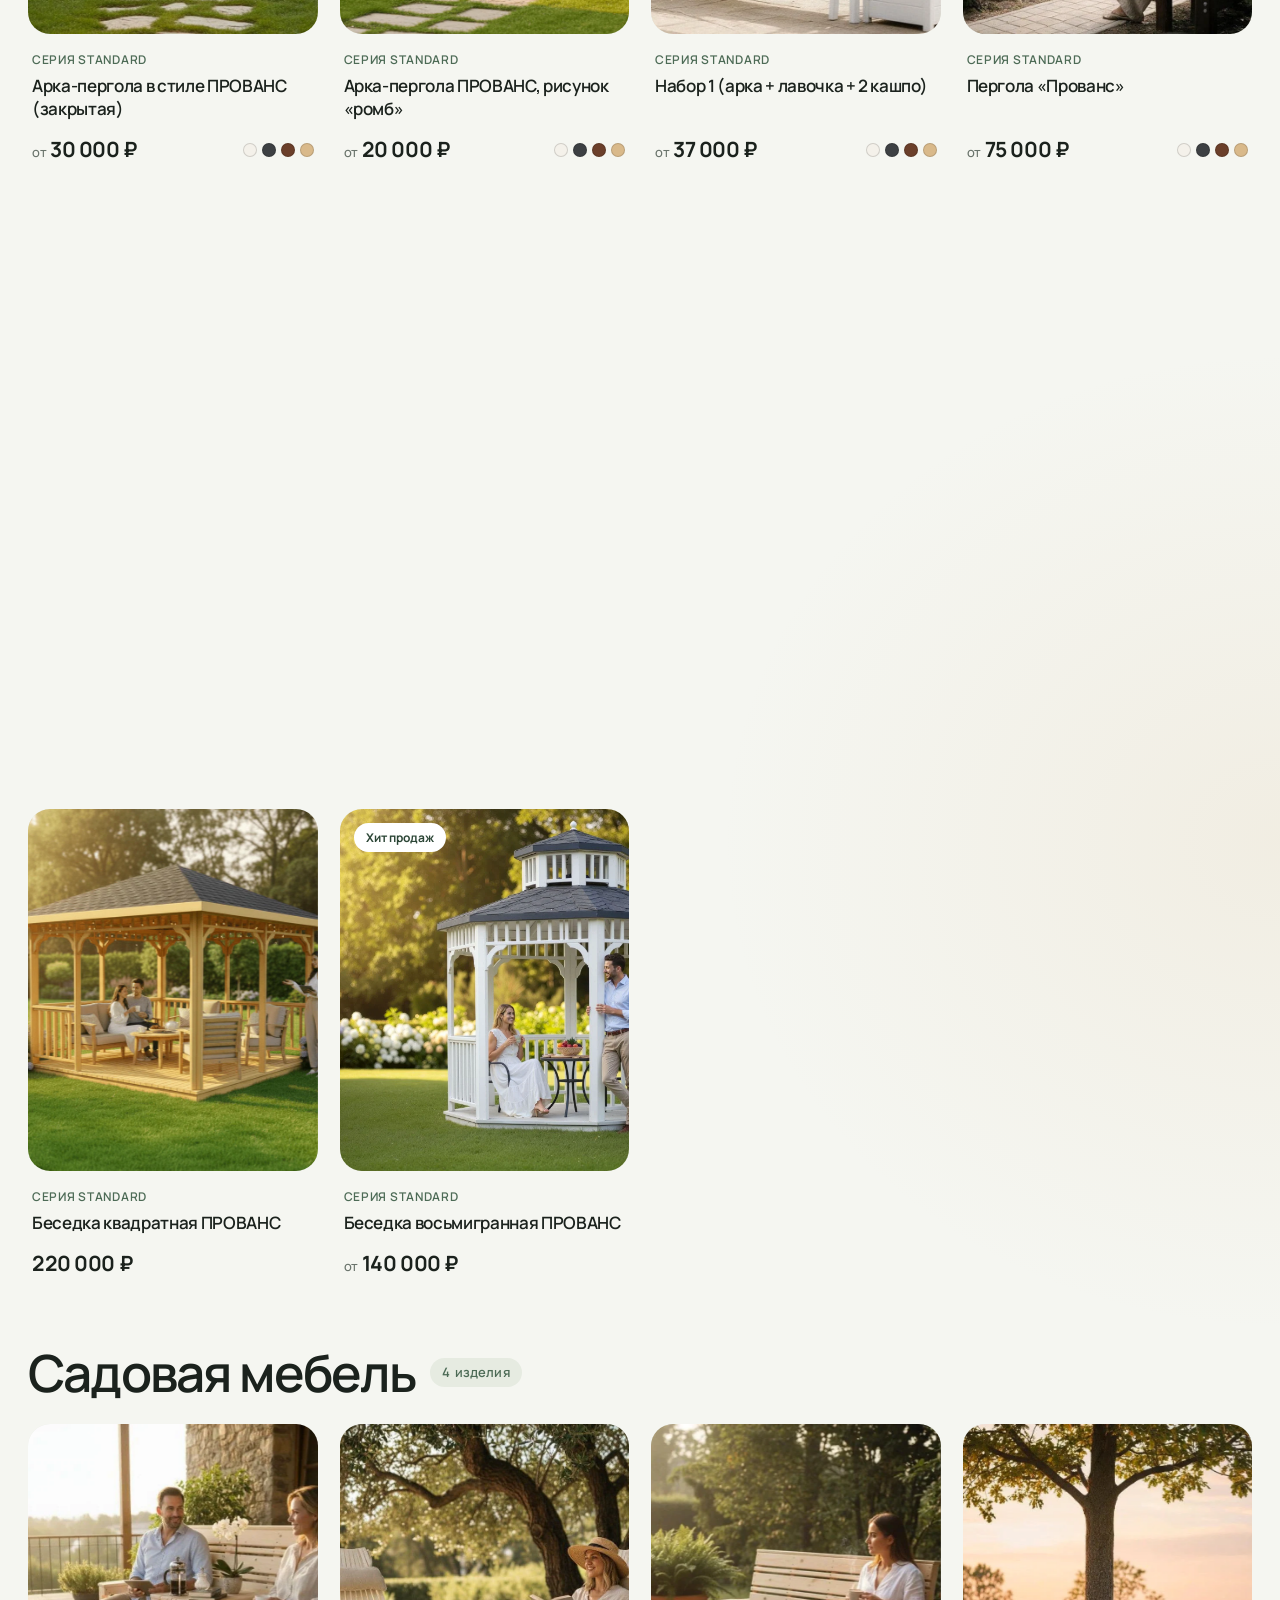
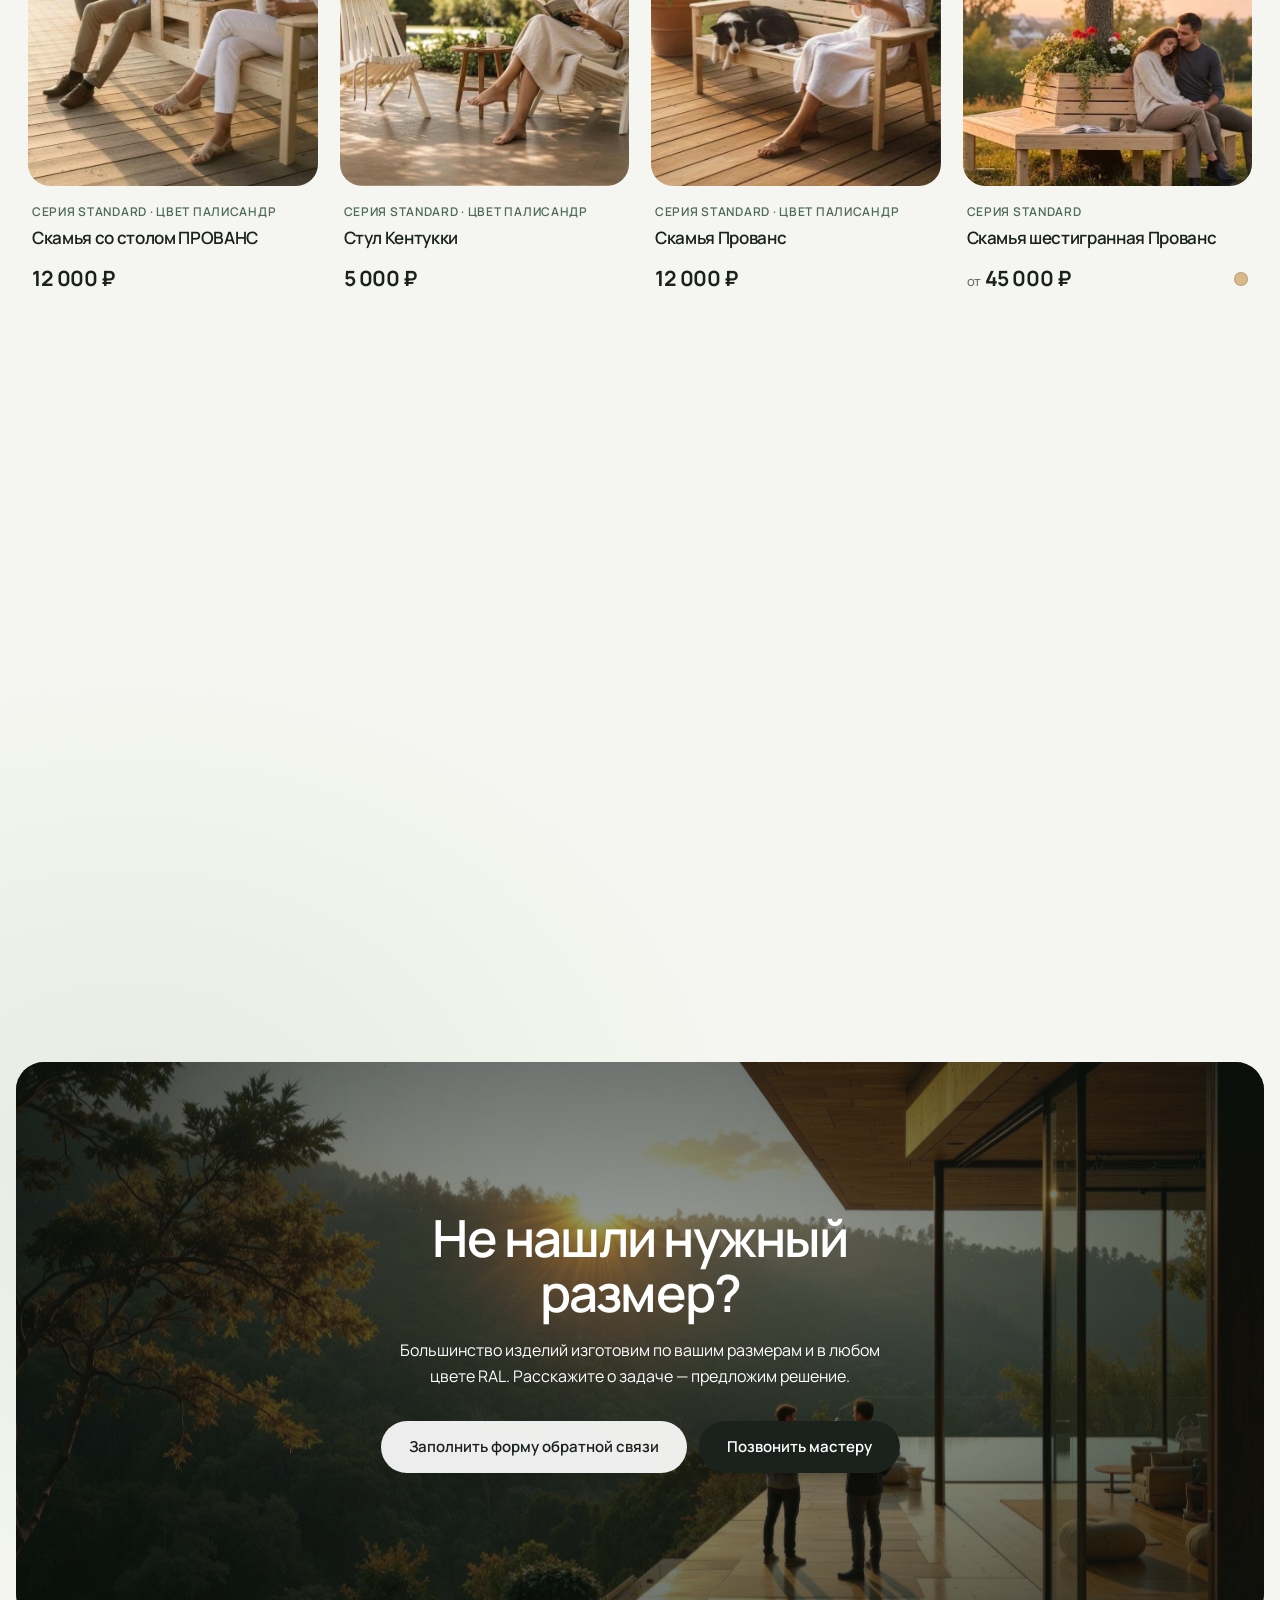
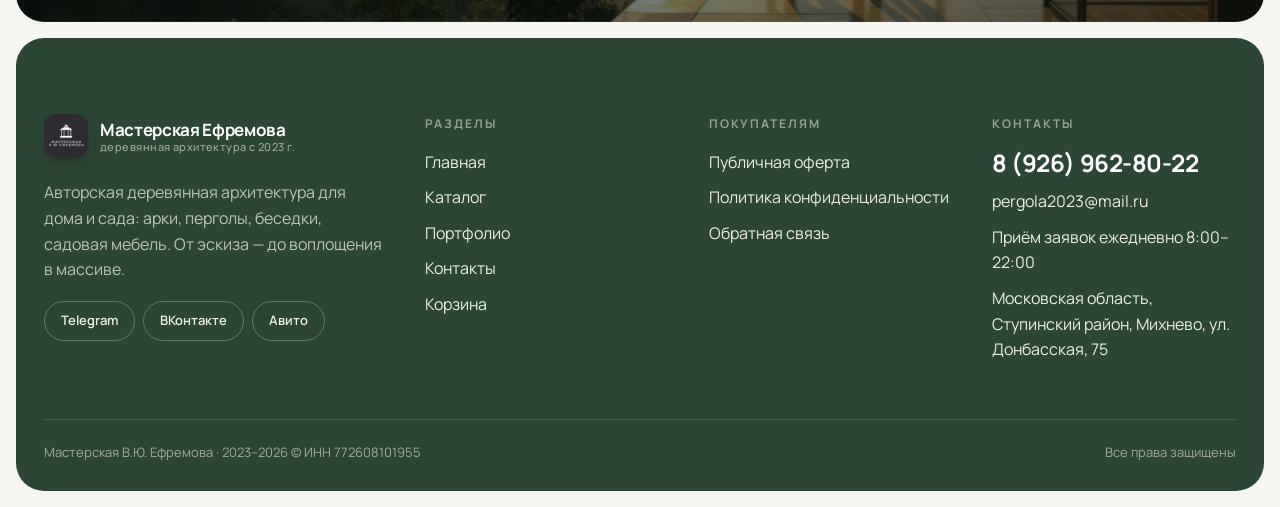
<file: catalog.html>
<!doctype html>
<html lang="ru">
<head>
  <meta charset="utf-8">
  <meta name="viewport" content="width=device-width, initial-scale=1">
  <meta name="robots" content="noindex, nofollow">
  <title>Каталог — арки, перголы, беседки | Мастерская В.Ю. Ефремова</title>
  <meta name="description" content="Каталог Мастерской В.Ю. Ефремова: арки-перголы, перголы, беседки, садовая мебель, кашпо, шпалеры. Цены, цвета, доставка по Москве и МО.">
  <link rel="icon" href="assets/img/site/logo.webp">
  <link rel="preconnect" href="https://fonts.googleapis.com">
  <link rel="preconnect" href="https://fonts.gstatic.com" crossorigin>
  <link href="https://fonts.googleapis.com/css2?family=Manrope:wght@300;400;500;600;700;800&display=swap" rel="stylesheet">
  <link rel="stylesheet" href="assets/css/style.css?v=8">
</head>
<body data-page="catalog">

<main>
  <div class="hero-wrap">
    <section class="hero page-hero">
      <div class="hero-media"><div class="kb"><img src="assets/img/site/bg1.webp" alt="" style="object-position:50% 55%"></div></div>
      <div class="hero-content">
        <h1><span class="split-line"><span>Каталог изделий</span></span></h1>
        <p class="reveal" data-delay="2">Арки, перголы, беседки и садовая мебель из массива сосны. Четыре цвета на выбор: белый, графит, палисандр и натуральное дерево.</p>
      </div>
    </section>
  </div>

  <section class="section" style="padding-top:56px">
    <div class="container">
      <div class="filters reveal" id="filters"></div>
      <div id="catalog"></div>
    </div>
  </section>

  <section class="cta">
    <img src="assets/img/site/bg4.webp" alt="" loading="lazy">
    <div>
      <h2 class="reveal">Не нашли нужный размер?</h2>
      <p class="reveal" data-delay="1">Большинство изделий изготовим по вашим размерам и в любом цвете RAL. Расскажите о задаче — предложим решение.</p>
      <div class="hero-buttons reveal" data-delay="2">
        <a class="btn btn-light" href="#" data-open-form="Нужен индивидуальный размер">Заполнить форму обратной связи</a>
        <a class="btn btn-dark" href="tel:+79269628022">Позвонить мастеру</a>
      </div>
    </div>
  </section>
</main>

<script src="assets/js/data.js?v=8"></script>
<script src="assets/js/app.js?v=8"></script>
<script>
  const filters = document.getElementById('filters');
  const out = document.getElementById('catalog');
  const hits = PRODUCTS.filter(p => p.hit);
  const tabs = [{ id: 'all', name: 'Все изделия', n: PRODUCTS.length }, { id: 'hits', name: 'Хиты продаж', n: hits.length },
    ...CATEGORIES.map(c => ({ ...c, n: PRODUCTS.filter(p => p.cat === c.id).length }))];

  function render(tab) {
    filters.innerHTML = tabs.map(t => `<button class="chip ${t.id === tab ? 'active' : ''}" data-tab="${t.id}">${t.name}<span class="n">${t.n}</span></button>`).join('');
    let html = '';
    if (tab === 'all') {
      const word = n => n % 10 === 1 && n % 100 !== 11 ? 'изделие' : [2, 3, 4].includes(n % 10) && ![12, 13, 14].includes(n % 100) ? 'изделия' : 'изделий';
      html = CATEGORIES.map(c => { const n = PRODUCTS.filter(p => p.cat === c.id).length; return `
        <h2 class="cat-title reveal">${c.name}<span>${n} ${word(n)}</span></h2>
        <div class="products-grid">${PRODUCTS.filter(p => p.cat === c.id).map(productCard).join('')}</div>`; }).join('');
    } else {
      const list = tab === 'hits' ? hits : PRODUCTS.filter(p => p.cat === tab);
      html = `<div class="products-grid">${list.map(productCard).join('')}</div>`;
    }
    out.innerHTML = html;
    initReveal(out);
  }
  filters.addEventListener('click', e => {
    const b = e.target.closest('[data-tab]');
    if (!b) return;
    history.replaceState(null, '', b.dataset.tab === 'all' ? 'catalog.html' : '#' + b.dataset.tab);
    render(b.dataset.tab);
  });
  const initial = location.hash.slice(1);
  render(tabs.some(t => t.id === initial) ? initial : 'all');
</script>
</body>
</html>
</file>
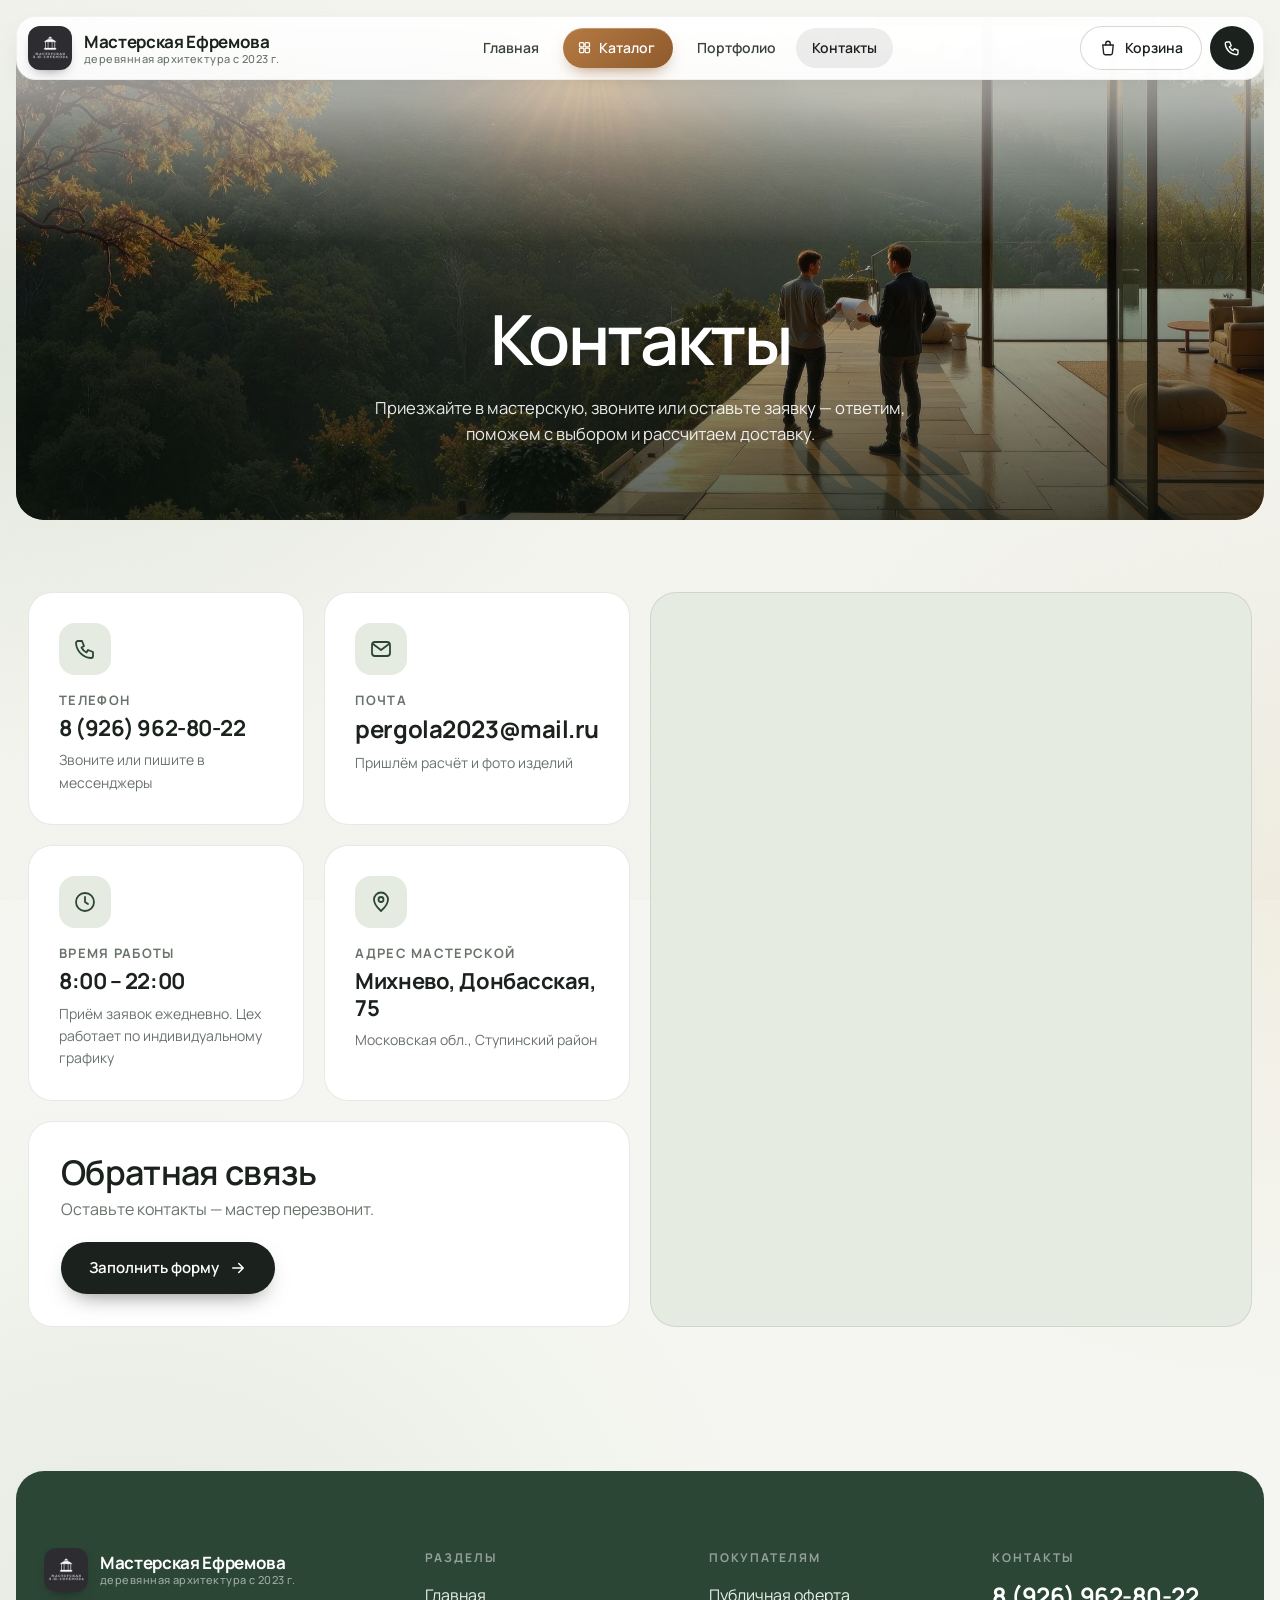
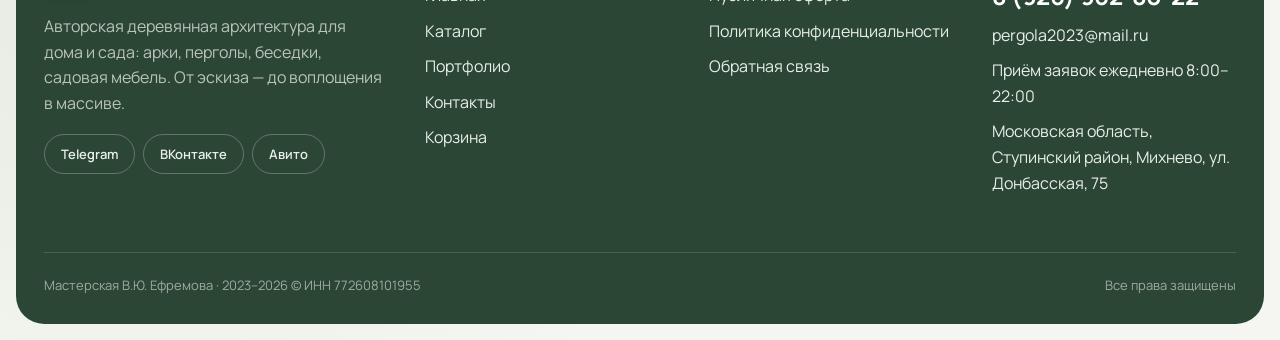
<file: contacts.html>
<!doctype html>
<html lang="ru">
<head>
  <meta charset="utf-8">
  <meta name="viewport" content="width=device-width, initial-scale=1">
  <meta name="robots" content="noindex, nofollow">
  <title>Контакты | Мастерская В.Ю. Ефремова</title>
  <meta name="description" content="Мастерская В.Ю. Ефремова: Московская область, Ступинский район, Михнево, ул. Донбасская, 75. Телефон 8 (926) 962-80-22.">
  <link rel="icon" href="assets/img/site/logo.webp">
  <link rel="preconnect" href="https://fonts.googleapis.com">
  <link rel="preconnect" href="https://fonts.gstatic.com" crossorigin>
  <link href="https://fonts.googleapis.com/css2?family=Manrope:wght@300;400;500;600;700;800&display=swap" rel="stylesheet">
  <link rel="stylesheet" href="assets/css/style.css?v=8">
</head>
<body data-page="contacts">

<main>
  <div class="hero-wrap">
    <section class="hero page-hero">
      <div class="hero-media"><div class="kb"><img src="assets/img/site/bg4.webp" alt="" style="object-position:50% 60%"></div></div>
      <div class="hero-content">
        <h1><span class="split-line"><span>Контакты</span></span></h1>
        <p class="reveal" data-delay="2">Приезжайте в мастерскую, звоните или оставьте заявку — ответим, поможем с выбором и рассчитаем доставку.</p>
      </div>
    </section>
  </div>

  <section class="section" style="padding-top:56px">
    <div class="container contact-grid">
      <div style="display:grid;gap:20px">
        <div class="contact-grid" style="gap:20px" id="cards"></div>
        <div class="panel reveal" style="border-radius:24px">
          <h3 style="font-size:34px">Обратная связь</h3>
          <p class="muted" style="margin-top:6px">Оставьте контакты — мастер перезвонит.</p>
          <button class="btn btn-dark" style="margin-top:20px" data-open-form>Заполнить форму <svg viewBox="0 0 24 24" fill="none" stroke="currentColor" stroke-width="2" stroke-linecap="round" stroke-linejoin="round"><path d="M5 12h14M13 6l6 6-6 6"/></svg></button>
        </div>
      </div>
      <div class="map reveal">
        <iframe title="Карта: мастерская в Михнево" loading="lazy"
          src="https://yandex.ru/map-widget/v1/?text=%D0%9C%D0%B8%D1%85%D0%BD%D0%B5%D0%B2%D0%BE%2C%20%D0%94%D0%BE%D0%BD%D0%B1%D0%B0%D1%81%D1%81%D0%BA%D0%B0%D1%8F%2075&z=15"></iframe>
      </div>
    </div>
  </section>
</main>

<script src="assets/js/data.js?v=8"></script>
<script src="assets/js/app.js?v=8"></script>
<script>
  const c = [
    [ICON.phone, 'Телефон', `<a href="${SITE.phoneHref}">${SITE.phone}</a>`, 'Звоните или пишите в мессенджеры'],
    [ICON.mail, 'Почта', `<a href="mailto:${SITE.email}" style="font-size:24px">${SITE.email}</a>`, 'Пришлём расчёт и фото изделий'],
    [ICON.clock, 'Время работы', '8:00 – 22:00', 'Приём заявок ежедневно. ' + SITE.workshopHours],
    [ICON.pin, 'Адрес мастерской', 'Михнево, Донбасская, 75', 'Московская обл., Ступинский район']
  ];
  document.getElementById('cards').innerHTML = c.map(([ic, h, v, s], i) => `
    <div class="contact-card reveal" data-delay="${i % 2}">
      <div class="ic">${ic}</div><h3>${h}</h3><div class="v">${v}</div><p class="muted" style="font-size:14px">${s}</p>
    </div>`).join('');
</script>
</body>
</html>
</file>
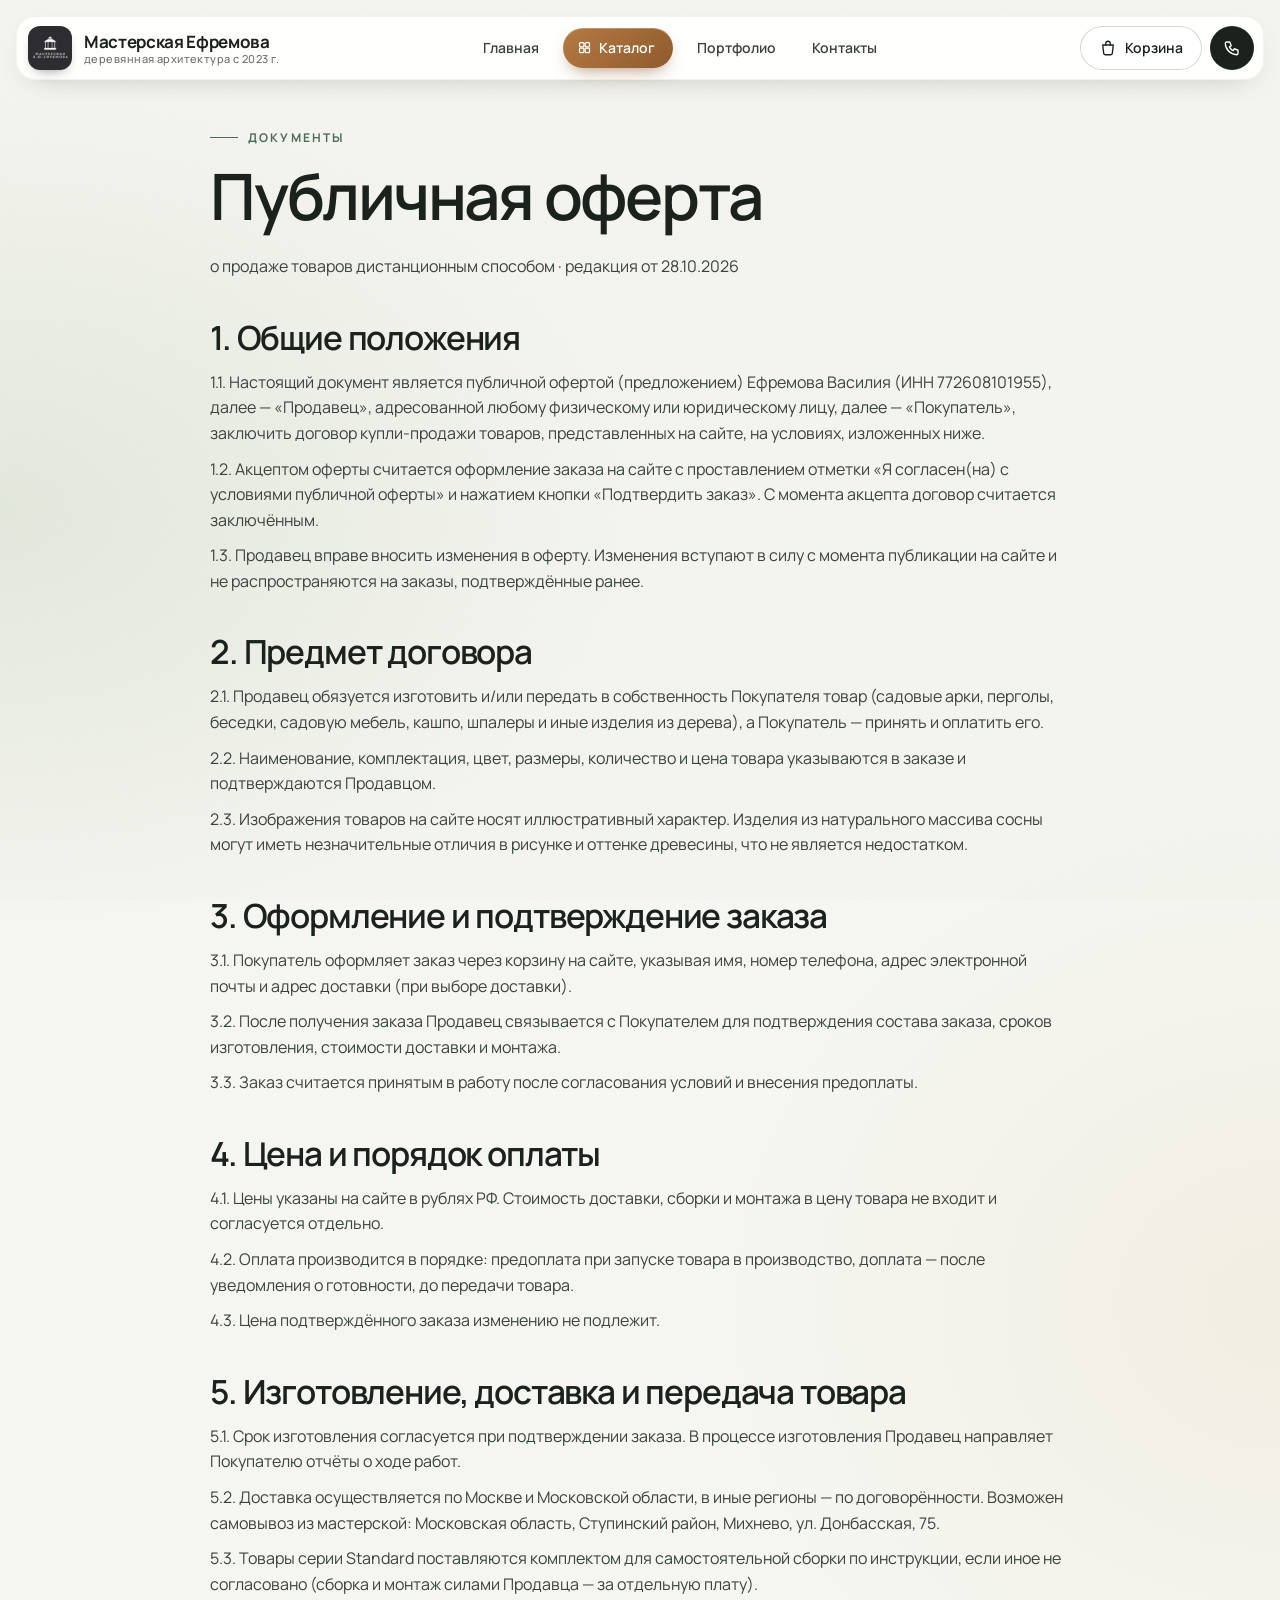
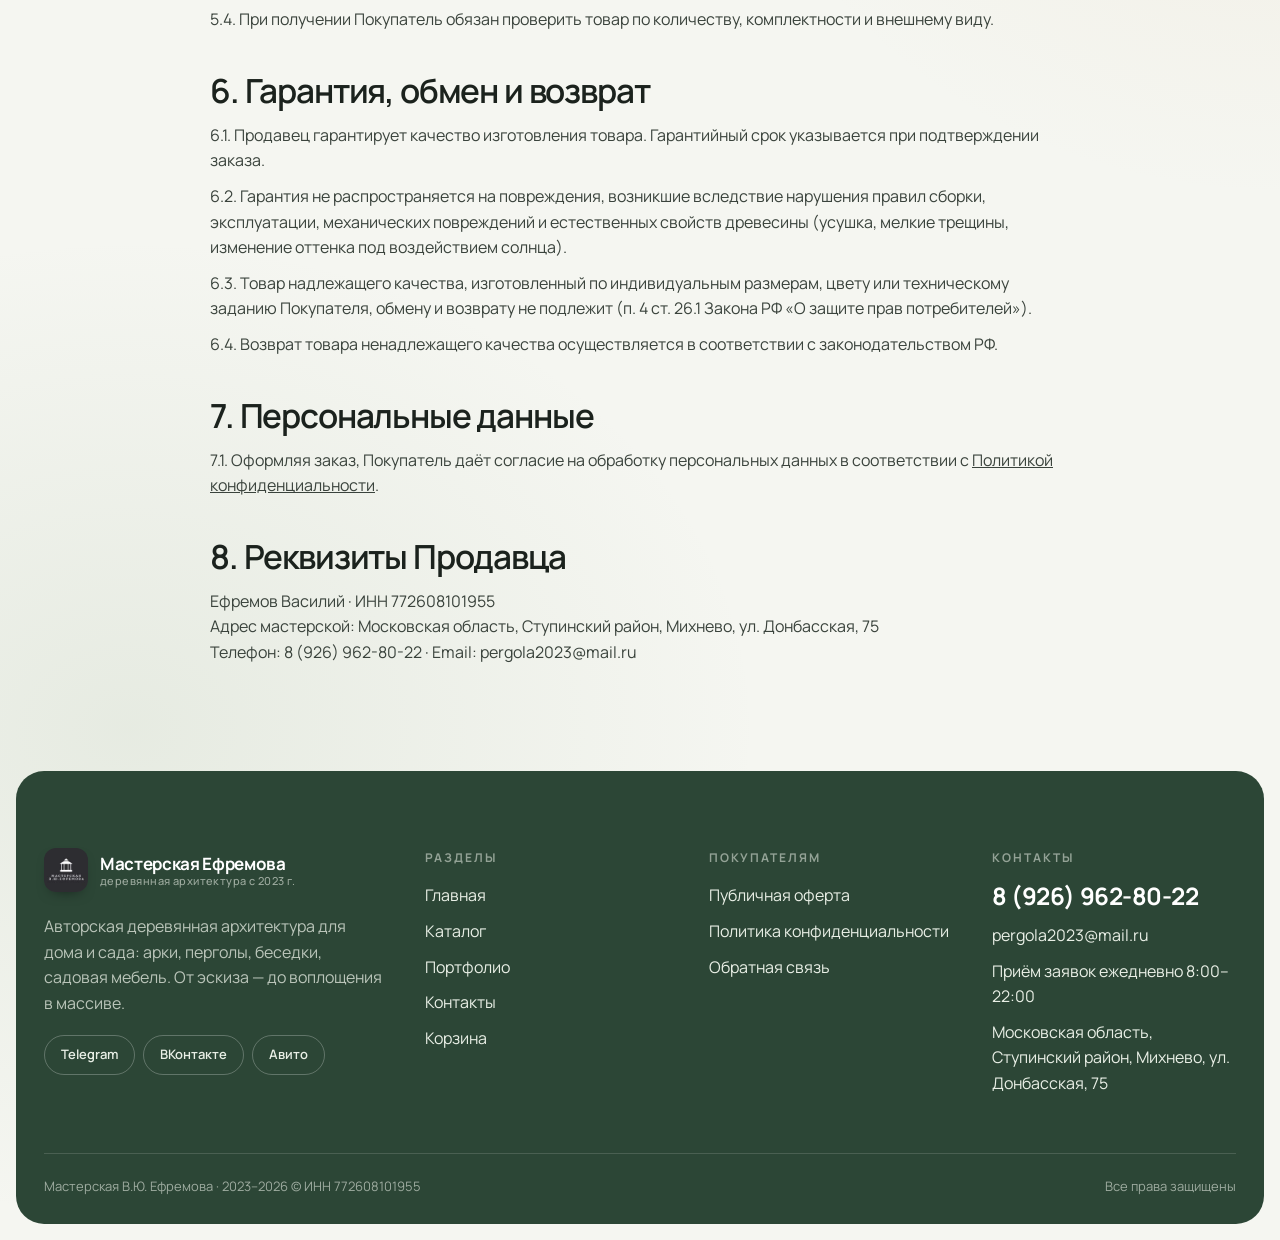
<file: oferta.html>
<!doctype html>
<html lang="ru">
<head>
  <meta charset="utf-8">
  <meta name="viewport" content="width=device-width, initial-scale=1">
  <meta name="robots" content="noindex, nofollow">
  <title>Публичная оферта | Мастерская В.Ю. Ефремова</title>
  <link rel="icon" href="assets/img/site/logo.webp">
  <link rel="preconnect" href="https://fonts.googleapis.com">
  <link rel="preconnect" href="https://fonts.gstatic.com" crossorigin>
  <link href="https://fonts.googleapis.com/css2?family=Manrope:wght@300;400;500;600;700;800&display=swap" rel="stylesheet">
  <link rel="stylesheet" href="assets/css/style.css?v=8">
</head>
<body data-page="doc">

<main class="cart-page">
  <article class="container doc">
    <span class="eyebrow">Документы</span>
    <h1 style="font-size:clamp(40px,5vw,68px);margin:14px 0 24px">Публичная оферта</h1>
    <p class="muted">о продаже товаров дистанционным способом · редакция от 28.10.2026</p>

    <h2>1. Общие положения</h2>
    <p>1.1. Настоящий документ является публичной офертой (предложением) Ефремова Василия (ИНН 772608101955), далее — «Продавец», адресованной любому физическому или юридическому лицу, далее — «Покупатель», заключить договор купли-продажи товаров, представленных на сайте, на условиях, изложенных ниже.</p>
    <p>1.2. Акцептом оферты считается оформление заказа на сайте с проставлением отметки «Я согласен(на) с условиями публичной оферты» и нажатием кнопки «Подтвердить заказ». С момента акцепта договор считается заключённым.</p>
    <p>1.3. Продавец вправе вносить изменения в оферту. Изменения вступают в силу с момента публикации на сайте и не распространяются на заказы, подтверждённые ранее.</p>

    <h2>2. Предмет договора</h2>
    <p>2.1. Продавец обязуется изготовить и/или передать в собственность Покупателя товар (садовые арки, перголы, беседки, садовую мебель, кашпо, шпалеры и иные изделия из дерева), а Покупатель — принять и оплатить его.</p>
    <p>2.2. Наименование, комплектация, цвет, размеры, количество и цена товара указываются в заказе и подтверждаются Продавцом.</p>
    <p>2.3. Изображения товаров на сайте носят иллюстративный характер. Изделия из натурального массива сосны могут иметь незначительные отличия в рисунке и оттенке древесины, что не является недостатком.</p>

    <h2>3. Оформление и подтверждение заказа</h2>
    <p>3.1. Покупатель оформляет заказ через корзину на сайте, указывая имя, номер телефона, адрес электронной почты и адрес доставки (при выборе доставки).</p>
    <p>3.2. После получения заказа Продавец связывается с Покупателем для подтверждения состава заказа, сроков изготовления, стоимости доставки и монтажа.</p>
    <p>3.3. Заказ считается принятым в работу после согласования условий и внесения предоплаты.</p>

    <h2>4. Цена и порядок оплаты</h2>
    <p>4.1. Цены указаны на сайте в рублях РФ. Стоимость доставки, сборки и монтажа в цену товара не входит и согласуется отдельно.</p>
    <p>4.2. Оплата производится в порядке: предоплата при запуске товара в производство, доплата — после уведомления о готовности, до передачи товара.</p>
    <p>4.3. Цена подтверждённого заказа изменению не подлежит.</p>

    <h2>5. Изготовление, доставка и передача товара</h2>
    <p>5.1. Срок изготовления согласуется при подтверждении заказа. В процессе изготовления Продавец направляет Покупателю отчёты о ходе работ.</p>
    <p>5.2. Доставка осуществляется по Москве и Московской области, в иные регионы — по договорённости. Возможен самовывоз из мастерской: Московская область, Ступинский район, Михнево, ул. Донбасская, 75.</p>
    <p>5.3. Товары серии Standard поставляются комплектом для самостоятельной сборки по инструкции, если иное не согласовано (сборка и монтаж силами Продавца — за отдельную плату).</p>
    <p>5.4. При получении Покупатель обязан проверить товар по количеству, комплектности и внешнему виду.</p>

    <h2>6. Гарантия, обмен и возврат</h2>
    <p>6.1. Продавец гарантирует качество изготовления товара. Гарантийный срок указывается при подтверждении заказа.</p>
    <p>6.2. Гарантия не распространяется на повреждения, возникшие вследствие нарушения правил сборки, эксплуатации, механических повреждений и естественных свойств древесины (усушка, мелкие трещины, изменение оттенка под воздействием солнца).</p>
    <p>6.3. Товар надлежащего качества, изготовленный по индивидуальным размерам, цвету или техническому заданию Покупателя, обмену и возврату не подлежит (п. 4 ст. 26.1 Закона РФ «О защите прав потребителей»).</p>
    <p>6.4. Возврат товара ненадлежащего качества осуществляется в соответствии с законодательством РФ.</p>

    <h2>7. Персональные данные</h2>
    <p>7.1. Оформляя заказ, Покупатель даёт согласие на обработку персональных данных в соответствии с <a href="politika.html" style="text-decoration:underline">Политикой конфиденциальности</a>.</p>

    <h2>8. Реквизиты Продавца</h2>
    <p>Ефремов Василий · ИНН 772608101955<br>Адрес мастерской: Московская область, Ступинский район, Михнево, ул. Донбасская, 75<br>Телефон: <a href="tel:+79269628022">8 (926) 962-80-22</a> · Email: <a href="mailto:pergola2023@mail.ru">pergola2023@mail.ru</a></p>
  </article>
</main>

<script src="assets/js/data.js?v=8"></script>
<script src="assets/js/app.js?v=8"></script>
</body>
</html>
</file>
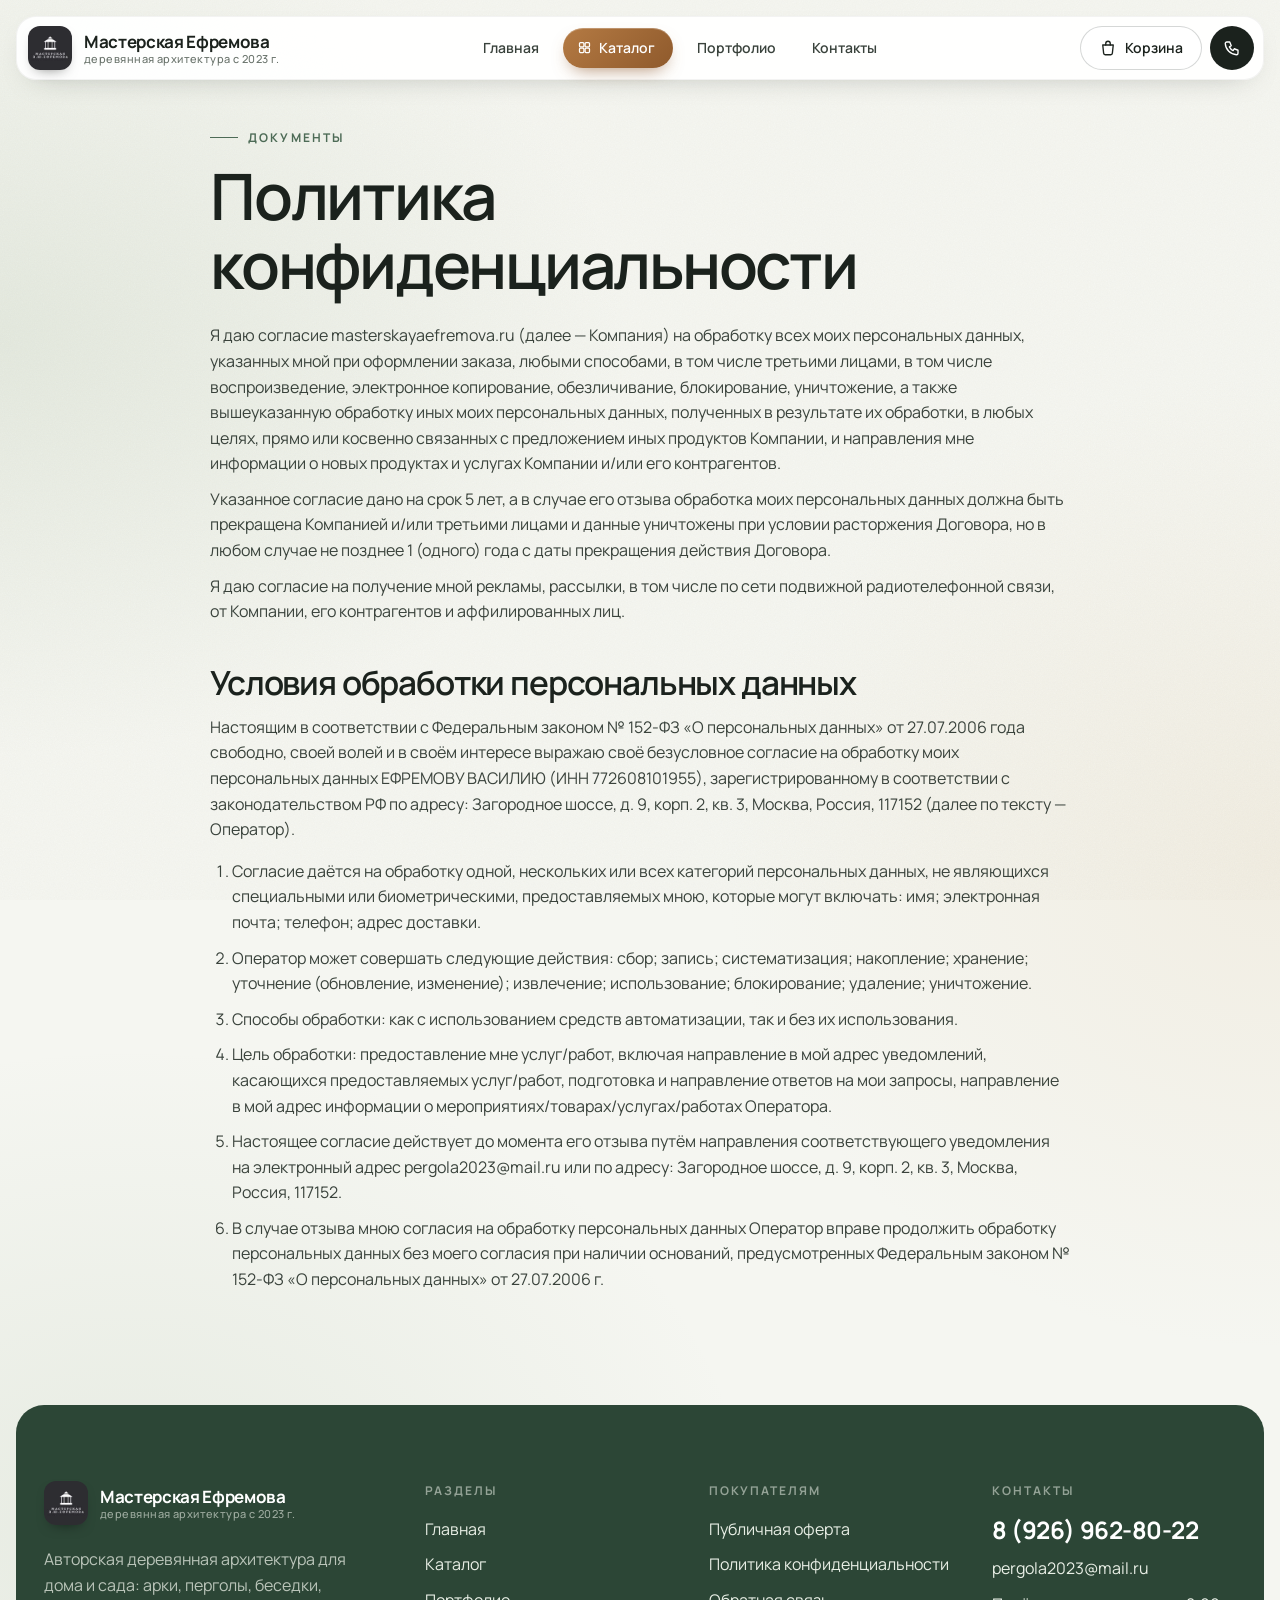
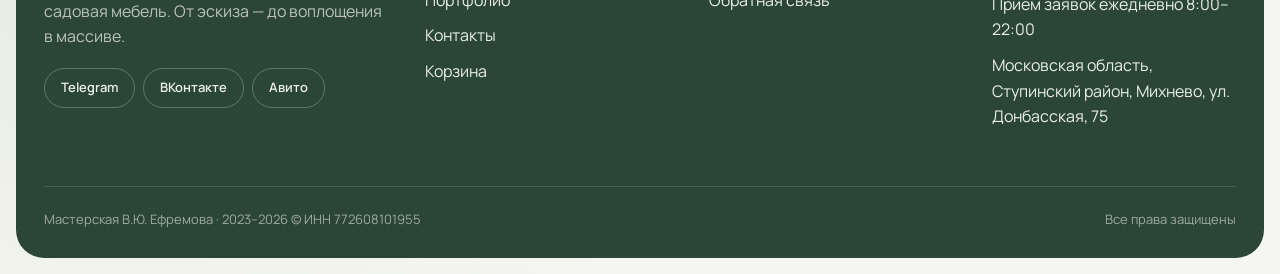
<file: politika.html>
<!doctype html>
<html lang="ru">
<head>
  <meta charset="utf-8">
  <meta name="viewport" content="width=device-width, initial-scale=1">
  <meta name="robots" content="noindex, nofollow">
  <title>Политика конфиденциальности | Мастерская В.Ю. Ефремова</title>
  <link rel="icon" href="assets/img/site/logo.webp">
  <link rel="preconnect" href="https://fonts.googleapis.com">
  <link rel="preconnect" href="https://fonts.gstatic.com" crossorigin>
  <link href="https://fonts.googleapis.com/css2?family=Manrope:wght@300;400;500;600;700;800&display=swap" rel="stylesheet">
  <link rel="stylesheet" href="assets/css/style.css?v=8">
</head>
<body data-page="doc">

<main class="cart-page">
  <article class="container doc">
    <span class="eyebrow">Документы</span>
    <h1 style="font-size:clamp(40px,5vw,68px);margin:14px 0 24px">Политика конфиденциальности</h1>

    <p>Я даю согласие masterskayaefremova.ru (далее — Компания) на обработку всех моих персональных данных, указанных мной при оформлении заказа, любыми способами, в том числе третьими лицами, в том числе воспроизведение, электронное копирование, обезличивание, блокирование, уничтожение, а также вышеуказанную обработку иных моих персональных данных, полученных в результате их обработки, в любых целях, прямо или косвенно связанных с предложением иных продуктов Компании, и направления мне информации о новых продуктах и услугах Компании и/или его контрагентов.</p>
    <p>Указанное согласие дано на срок 5 лет, а в случае его отзыва обработка моих персональных данных должна быть прекращена Компанией и/или третьими лицами и данные уничтожены при условии расторжения Договора, но в любом случае не позднее 1 (одного) года с даты прекращения действия Договора.</p>
    <p>Я даю согласие на получение мной рекламы, рассылки, в том числе по сети подвижной радиотелефонной связи, от Компании, его контрагентов и аффилированных лиц.</p>

    <h2>Условия обработки персональных данных</h2>
    <p>Настоящим в соответствии с Федеральным законом № 152-ФЗ «О персональных данных» от 27.07.2006 года свободно, своей волей и в своём интересе выражаю своё безусловное согласие на обработку моих персональных данных ЕФРЕМОВУ ВАСИЛИЮ (ИНН 772608101955), зарегистрированному в соответствии с законодательством РФ по адресу: Загородное шоссе, д. 9, корп. 2, кв. 3, Москва, Россия, 117152 (далее по тексту — Оператор).</p>
    <ol>
      <li>Согласие даётся на обработку одной, нескольких или всех категорий персональных данных, не являющихся специальными или биометрическими, предоставляемых мною, которые могут включать: имя; электронная почта; телефон; адрес доставки.</li>
      <li>Оператор может совершать следующие действия: сбор; запись; систематизация; накопление; хранение; уточнение (обновление, изменение); извлечение; использование; блокирование; удаление; уничтожение.</li>
      <li>Способы обработки: как с использованием средств автоматизации, так и без их использования.</li>
      <li>Цель обработки: предоставление мне услуг/работ, включая направление в мой адрес уведомлений, касающихся предоставляемых услуг/работ, подготовка и направление ответов на мои запросы, направление в мой адрес информации о мероприятиях/товарах/услугах/работах Оператора.</li>
      <li>Настоящее согласие действует до момента его отзыва путём направления соответствующего уведомления на электронный адрес <a href="mailto:pergola2023@mail.ru">pergola2023@mail.ru</a> или по адресу: Загородное шоссе, д. 9, корп. 2, кв. 3, Москва, Россия, 117152.</li>
      <li>В случае отзыва мною согласия на обработку персональных данных Оператор вправе продолжить обработку персональных данных без моего согласия при наличии оснований, предусмотренных Федеральным законом № 152-ФЗ «О персональных данных» от 27.07.2006 г.</li>
    </ol>
  </article>
</main>

<script src="assets/js/data.js?v=8"></script>
<script src="assets/js/app.js?v=8"></script>
</body>
</html>
</file>
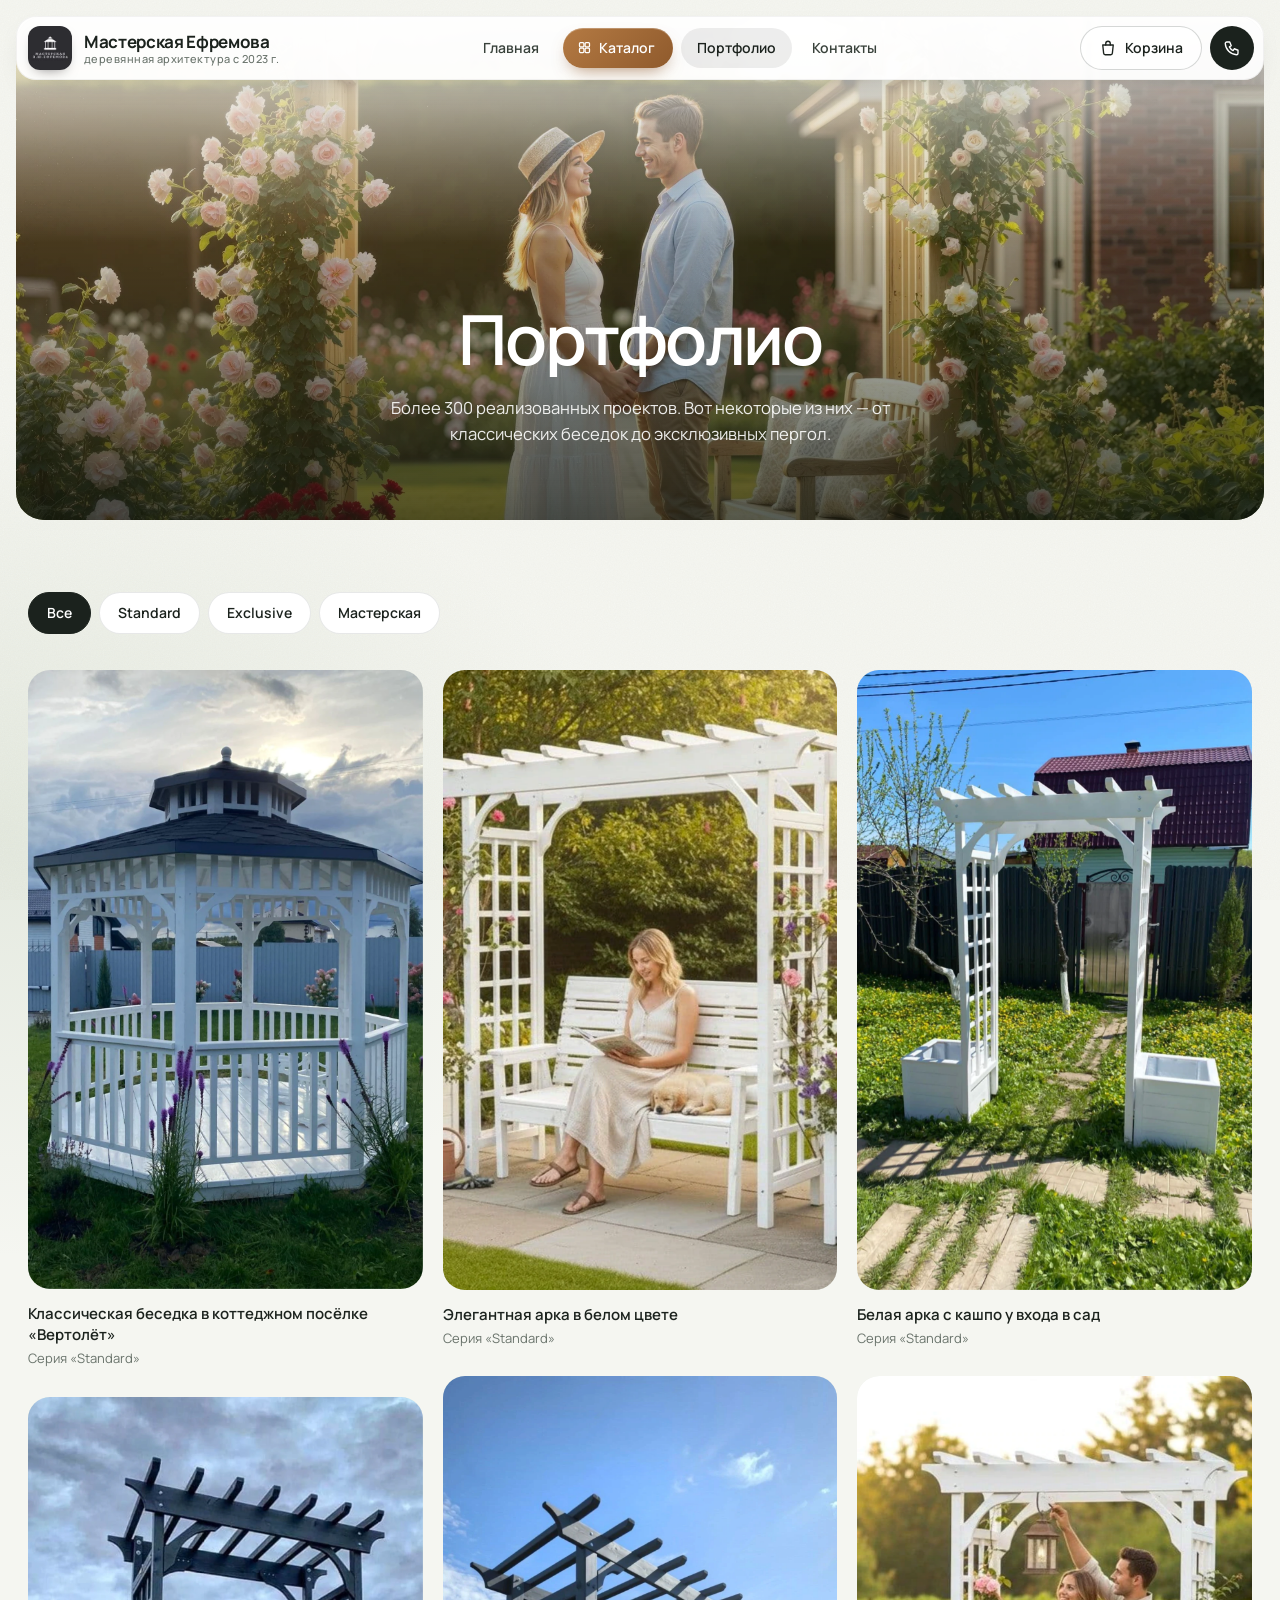
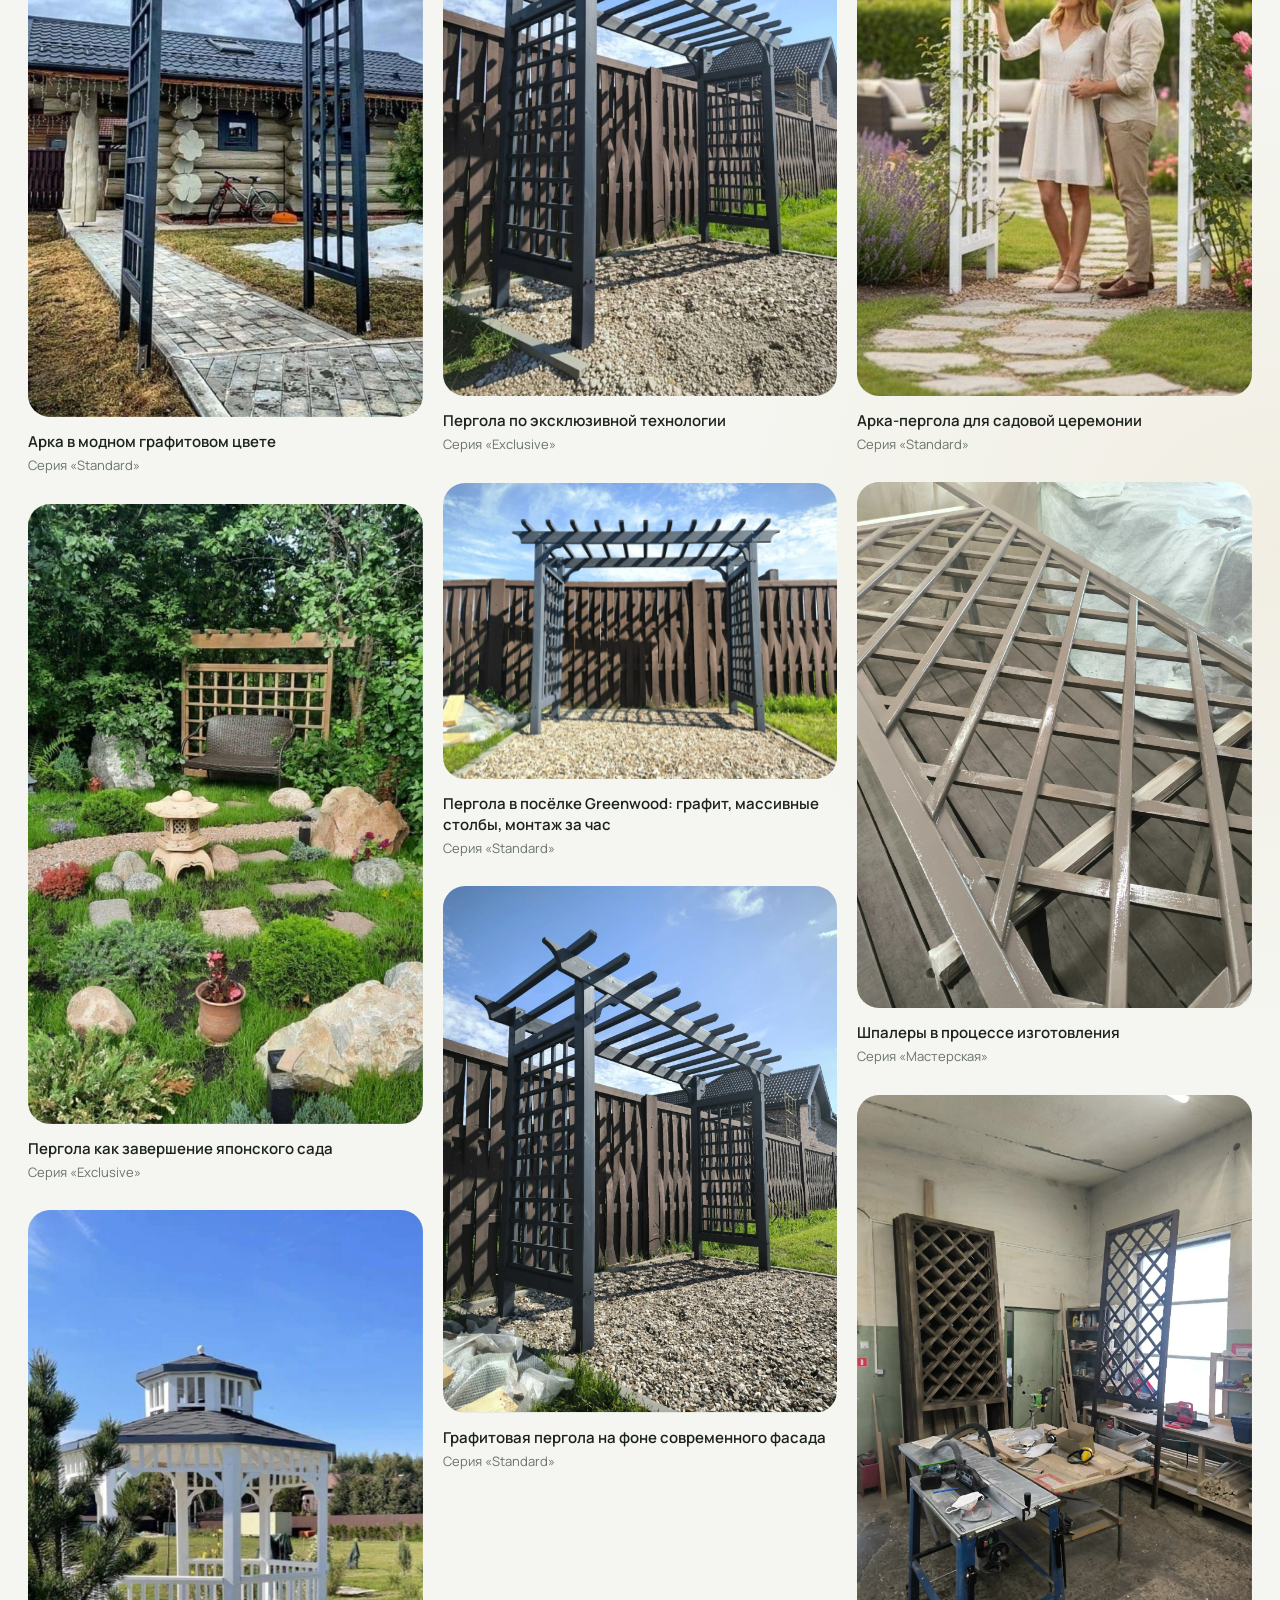
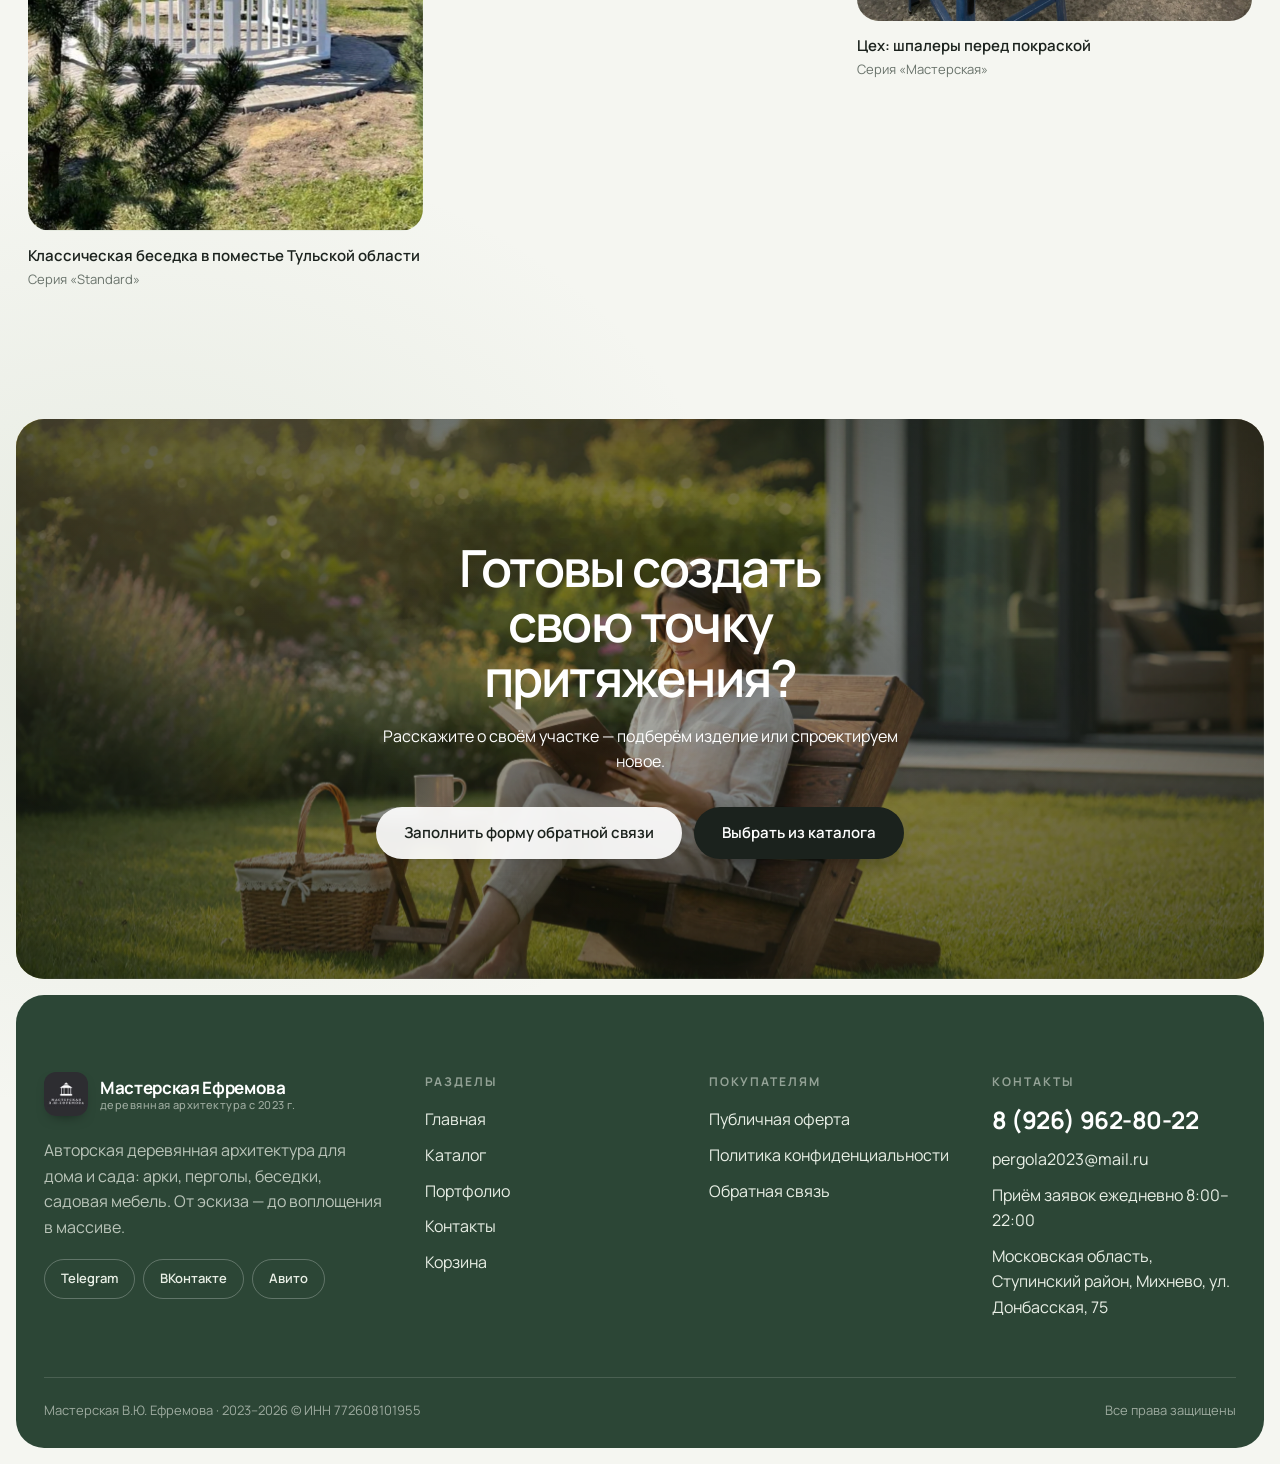
<file: portfolio.html>
<!doctype html>
<html lang="ru">
<head>
  <meta charset="utf-8">
  <meta name="viewport" content="width=device-width, initial-scale=1">
  <meta name="robots" content="noindex, nofollow">
  <title>Портфолио — наши работы | Мастерская В.Ю. Ефремова</title>
  <meta name="description" content="Более 300 реализованных проектов: беседки, арки, перголы из массива в Москве и Московской области.">
  <link rel="icon" href="assets/img/site/logo.webp">
  <link rel="preconnect" href="https://fonts.googleapis.com">
  <link rel="preconnect" href="https://fonts.gstatic.com" crossorigin>
  <link href="https://fonts.googleapis.com/css2?family=Manrope:wght@300;400;500;600;700;800&display=swap" rel="stylesheet">
  <link rel="stylesheet" href="assets/css/style.css?v=8">
</head>
<body data-page="portfolio">

<main>
  <div class="hero-wrap">
    <section class="hero page-hero">
      <div class="hero-media"><div class="kb"><img src="assets/img/site/bg6.webp" alt="" style="object-position:50% 40%"></div></div>
      <div class="hero-content">
        <h1><span class="split-line"><span>Портфолио</span></span></h1>
        <p class="reveal" data-delay="2">Более 300 реализованных проектов. Вот некоторые из них — от классических беседок до эксклюзивных пергол.</p>
      </div>
    </section>
  </div>

  <section class="section" style="padding-top:56px">
    <div class="container">
      <div class="filters reveal" id="pfFilters"></div>
      <div class="masonry" id="pfGrid"></div>
    </div>
  </section>

  <section class="cta">
    <img src="assets/img/site/bg5.webp" alt="" loading="lazy">
    <div>
      <h2 class="reveal">Готовы создать свою точку притяжения?</h2>
      <p class="reveal" data-delay="1">Расскажите о своём участке — подберём изделие или спроектируем новое.</p>
      <div class="hero-buttons reveal" data-delay="2">
        <a class="btn btn-light" href="#" data-open-form>Заполнить форму обратной связи</a>
        <a class="btn btn-dark" href="catalog.html">Выбрать из каталога</a>
      </div>
    </div>
  </section>
</main>

<script src="assets/js/data.js?v=8"></script>
<script src="assets/js/app.js?v=8"></script>
<script>
  const series = ['Все', ...new Set(PORTFOLIO.map(w => w.series))];
  const f = document.getElementById('pfFilters');
  const g = document.getElementById('pfGrid');
  function render(s) {
    f.innerHTML = series.map(x => `<button class="chip ${x === s ? 'active' : ''}" data-s="${x}">${x}</button>`).join('');
    g.innerHTML = PORTFOLIO.filter(w => s === 'Все' || w.series === s).map((w, i) => `
      <div class="pf-item reveal" data-delay="${i % 3}" data-lightbox="${w.img}" data-caption="${UI.esc(w.title)}">
        <div class="pf-img"><img src="${w.img}" alt="${UI.esc(w.title)}" loading="lazy"></div>
        <p>${w.title}</p><span>Серия «${w.series}»</span>
      </div>`).join('');
    initReveal(g);
  }
  f.addEventListener('click', e => { const b = e.target.closest('[data-s]'); if (b) render(b.dataset.s); });
  render('Все');
</script>
</body>
</html>
</file>
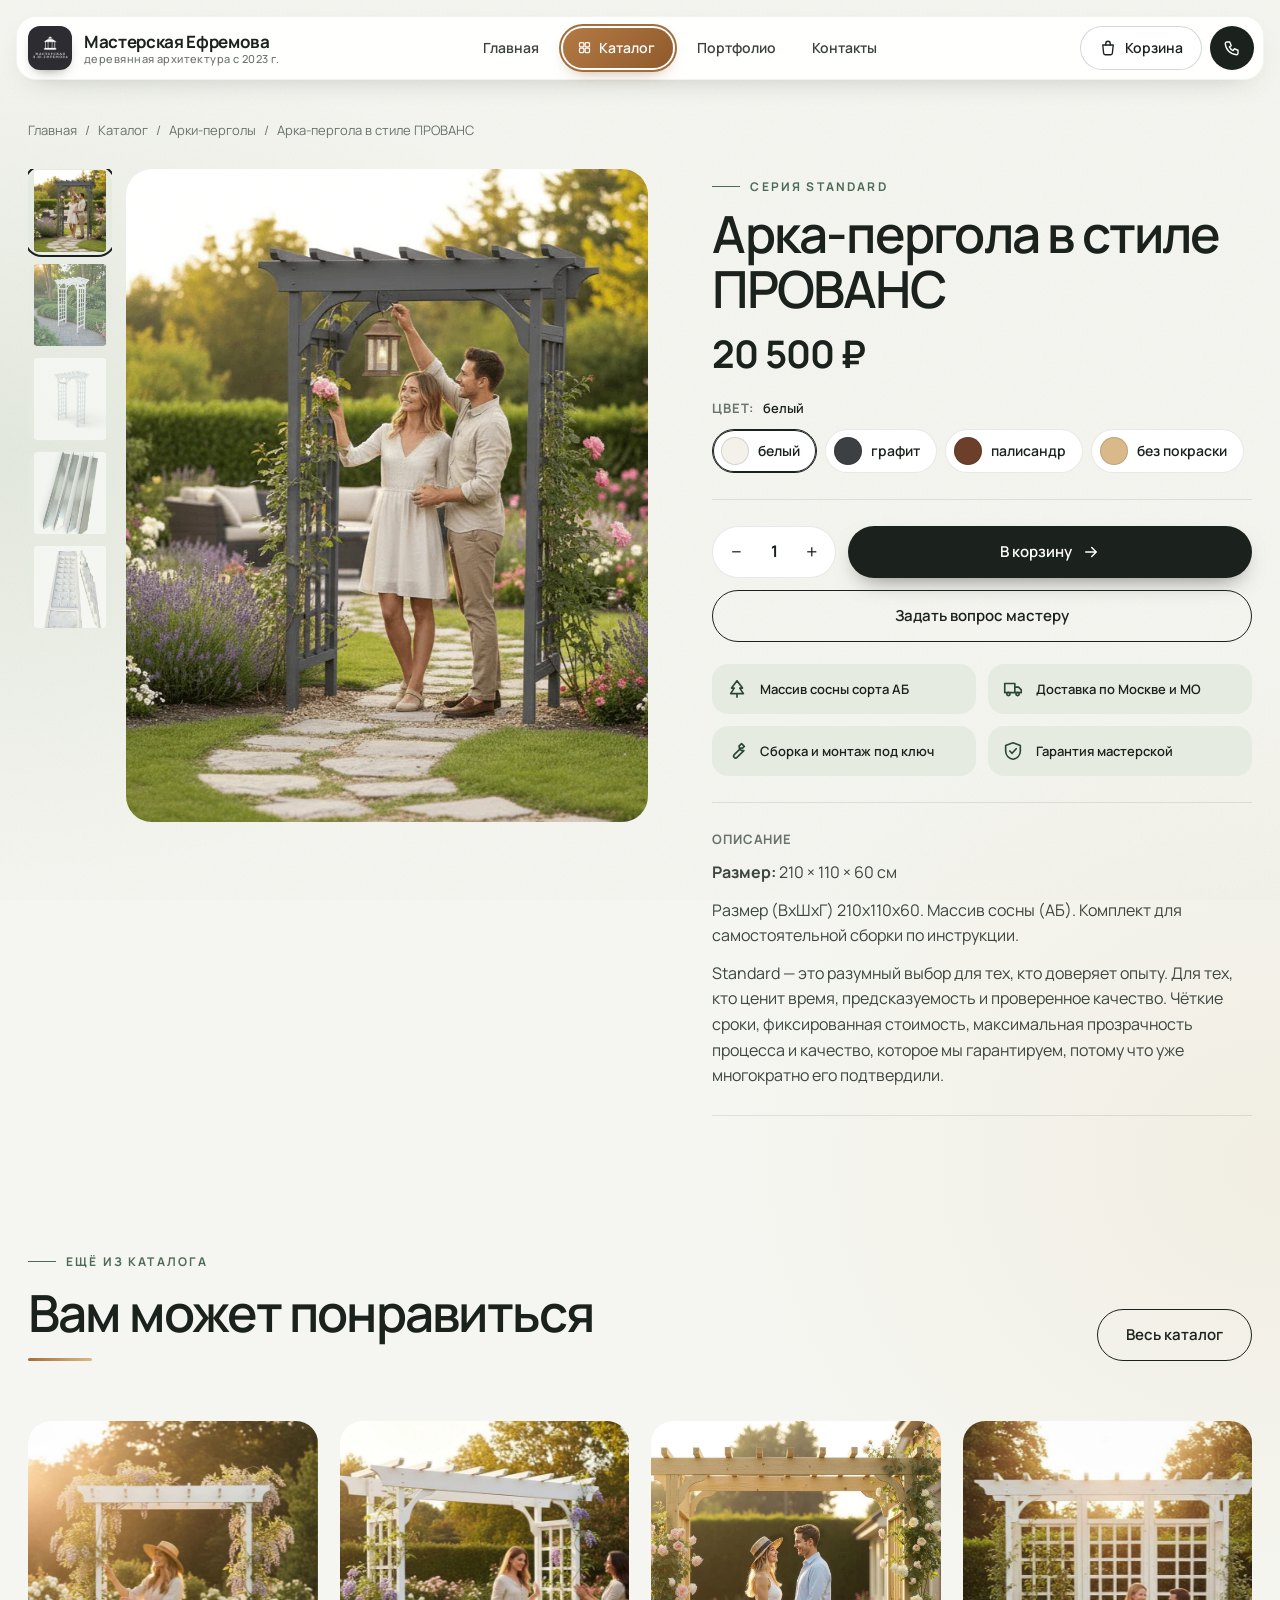
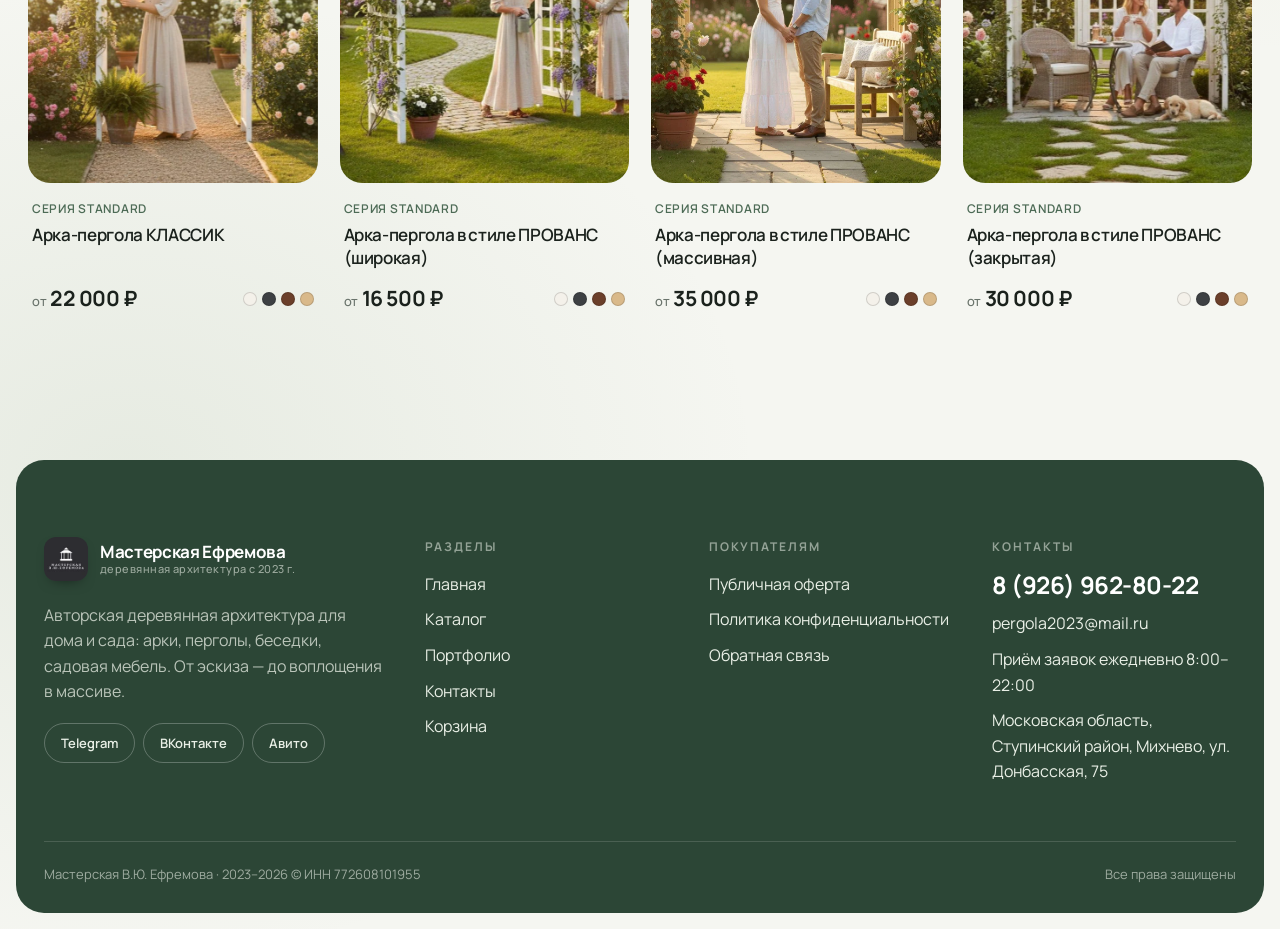
<file: product.html>
<!doctype html>
<html lang="ru">
<head>
  <meta charset="utf-8">
  <meta name="viewport" content="width=device-width, initial-scale=1">
  <meta name="robots" content="noindex, nofollow">
  <title>Товар | Мастерская В.Ю. Ефремова</title>
  <link rel="icon" href="assets/img/site/logo.webp">
  <link rel="preconnect" href="https://fonts.googleapis.com">
  <link rel="preconnect" href="https://fonts.gstatic.com" crossorigin>
  <link href="https://fonts.googleapis.com/css2?family=Manrope:wght@300;400;500;600;700;800&display=swap" rel="stylesheet">
  <link rel="stylesheet" href="assets/css/style.css?v=8">
</head>
<body data-page="product">

<main class="product-page">
  <div class="container" id="product"></div>

  <section class="section">
    <div class="container">
      <div class="section-head"><div><span class="eyebrow">Ещё из каталога</span><h2 style="margin-top:14px">Вам может понравиться</h2></div>
        <a class="btn btn-outline" href="catalog.html">Весь каталог</a></div>
      <div class="products-grid" id="related"></div>
    </div>
  </section>
</main>

<script src="assets/js/data.js?v=8"></script>
<script src="assets/js/app.js?v=8"></script>
<script>
  const id = new URLSearchParams(location.search).get('id');
  const p = PRODUCTS.find(x => x.id === id) || PRODUCTS[0];
  const cat = CATEGORIES.find(c => c.id === p.cat);
  document.title = p.name + ' — купить | Мастерская В.Ю. Ефремова';
  let sel = p.options ? p.options.values[0].name : null;
  let qty = 1;
  const price = () => p.options ? p.options.values.find(v => v.name === sel).price : p.price;

  document.getElementById('product').innerHTML = `
    <nav class="crumbs"><a href="index.html">Главная</a>/<a href="catalog.html">Каталог</a>/<a href="catalog.html#${cat.id}">${cat.name}</a>/<span>${UI.esc(p.name)}</span></nav>
    <div class="product">
      <div class="gallery reveal">
        <div class="thumbs">${p.images.map((src, i) => `<button class="${i ? '' : 'active'}" data-i="${i}" aria-label="Фото ${i + 1}"><img src="${src}" alt=""></button>`).join('')}</div>
        <div class="main-img" id="mainImg"><img src="${p.images[0]}" alt="${UI.esc(p.name)}"></div>
      </div>
      <div class="p-details">
        <span class="eyebrow reveal">Серия ${p.series}</span>
        <h1 class="reveal" data-delay="1">${UI.esc(p.name)}</h1>
        ${p.outOfStock ? '' : `<div class="p-price-big reveal" data-delay="2"><span id="price">${UI.rub(price())}</span>${p.note ? `<small>${p.note}</small>` : ''}</div>`}
        ${p.outOfStock ? '<span class="stock-out reveal" data-delay="2">Нет в наличии</span>' : ''}

        ${p.options ? `
        <div class="p-block reveal" data-delay="2">
          <div class="opt-label">${p.options.label}: <b id="selName">${UI.esc(sel)}</b></div>
          <div class="opts" id="opts">${optButtons(p, sel)}</div>
        </div>` : ''}

        <div class="p-block reveal" data-delay="3">
          ${p.outOfStock ? `
          <div class="p-buy">
            <button class="btn btn-dark" data-open-form="Сообщите о поступлении: ${UI.esc(p.name)}">Сообщить о поступлении ${ICON.arrow}</button>
          </div>
          <p class="muted" style="font-size:14px;margin-top:10px">Сейчас изделия нет в наличии. Оставьте контакты — мастер сообщит, когда оно появится, или предложит изготовить на заказ.</p>` : `
          <div class="p-buy">
            <div class="qty"><button type="button" id="minus" aria-label="Меньше">−</button><span id="qty">1</span><button type="button" id="plus" aria-label="Больше">+</button></div>
            <button class="btn btn-dark" id="add">В корзину ${ICON.arrow}</button>
          </div>`}
          <button class="btn btn-outline btn-block" style="margin-top:12px" data-open-form="Вопрос по товару: ${UI.esc(p.name)}">Задать вопрос мастеру</button>
          <div class="perks">
            <div class="perk">${ICON.tree}Массив сосны сорта АБ</div>
            <div class="perk">${ICON.truck}Доставка по Москве и МО</div>
            <div class="perk">${ICON.tool}Сборка и монтаж под ключ</div>
            <div class="perk">${ICON.shield}Гарантия мастерской</div>
          </div>
        </div>

        <div class="p-block desc reveal">
          <div class="opt-label">Описание</div>
          <p><b>Размер:</b> ${p.size}</p>
          <p>${p.desc}</p>
          <p class="muted">${STANDARD_TEXT}</p>
        </div>
      </div>
    </div>`;

  const main = document.getElementById('mainImg');
  const mainImg = main.querySelector('img');
  document.querySelector('.thumbs').addEventListener('click', e => {
    const b = e.target.closest('button');
    if (!b) return;
    document.querySelectorAll('.thumbs button').forEach(x => x.classList.toggle('active', x === b));
    mainImg.classList.add('fade');
    setTimeout(() => { mainImg.src = p.images[b.dataset.i]; mainImg.onload = () => mainImg.classList.remove('fade'); }, 200);
  });
  // увеличение фото под курсором
  main.addEventListener('mousemove', e => {
    const r = main.getBoundingClientRect();
    mainImg.style.transformOrigin = `${(e.clientX - r.left) / r.width * 100}% ${(e.clientY - r.top) / r.height * 100}%`;
  });
  main.addEventListener('click', () => main.classList.toggle('zoomed'));
  main.addEventListener('mouseleave', () => main.classList.remove('zoomed'));

  const opts = document.getElementById('opts');
  if (opts) opts.addEventListener('click', e => {
    const b = e.target.closest('[data-opt]');
    if (!b) return;
    sel = b.dataset.opt;
    opts.querySelectorAll('.opt').forEach(o => o.classList.toggle('active', o === b));
    document.getElementById('selName').textContent = sel;
    const priceEl = document.getElementById('price');
    if (priceEl) priceEl.textContent = UI.rub(price());
  });
  const q = document.getElementById('qty');
  if (!p.outOfStock) {
    document.getElementById('minus').onclick = () => { qty = Math.max(1, qty - 1); q.textContent = qty; };
    document.getElementById('plus').onclick = () => { qty += 1; q.textContent = qty; };
    document.getElementById('add').onclick = () => Cart.add(p.id, sel, qty);
  }

  const related = PRODUCTS.filter(x => x.cat === p.cat && x.id !== p.id).concat(PRODUCTS.filter(x => x.hit && x.cat !== p.cat)).slice(0, 4);
  document.getElementById('related').innerHTML = related.map(productCard).join('');
</script>
</body>
</html>
</file>
<file: assets/css/style.css>
/* ===== Мастерская В.Ю. Ефремова — основной стиль ===== */
:root {
  --bg: #f5f6f1;
  --surface: #ffffff;
  --sage: #e6ebe1;
  --sage-2: #d5dfcf;
  --green: #2c4636;
  --green-2: #4d6b56;
  --green-soft: #8aa38d;
  --wood: #a46d3c;
  --wood-light: #d9b98a;
  --ink: #1b221d;
  --muted: #69736b;
  --line: rgba(27, 34, 29, .1);
  --radius: 28px;
  --radius-sm: 16px;
  --shadow: 0 20px 50px -24px rgba(31, 52, 38, .35);
  --ease: cubic-bezier(.22, .8, .24, 1);
  --sans: 'Manrope', system-ui, -apple-system, 'Segoe UI', sans-serif;
  --serif: var(--sans); /* единый шрифт на всём сайте */
  --gutter: clamp(16px, 2.2vw, 28px);
}

*, *::before, *::after { box-sizing: border-box; }
html { scroll-behavior: smooth; -webkit-text-size-adjust: 100%; }
body {
  margin: 0;
  background: var(--bg);
  color: var(--ink);
  font: 400 16px/1.6 var(--sans);
  -webkit-font-smoothing: antialiased;
  overflow-x: clip; /* не hidden: на iPhone hidden заставляет фиксированную шапку дрожать */
}
img { max-width: 100%; display: block; }
a { color: inherit; text-decoration: none; }
button, input, textarea, select { font: inherit; color: inherit; }
button { cursor: pointer; border: 0; background: none; }
::selection { background: var(--green); color: #fff; }

h1, h2, h3 { font-family: var(--sans); font-weight: 600; line-height: 1.08; margin: 0; letter-spacing: -.035em; }
h1 { font-size: clamp(40px, 5.6vw, 80px); }
h2 { font-size: clamp(32px, 4vw, 56px); }
h3 { font-size: clamp(21px, 1.8vw, 26px); letter-spacing: -.02em; }
em { font-style: normal; }
p { margin: 0; }

.container { width: min(1320px, 100% - var(--gutter) * 2); margin-inline: auto; }
.section { padding: clamp(72px, 10vw, 140px) 0; }
.eyebrow {
  display: inline-flex; align-items: center; gap: 10px;
  font-size: 12px; font-weight: 700; letter-spacing: .18em; text-transform: uppercase;
  color: var(--green-2);
}
.eyebrow::before { content: ''; width: 28px; height: 1px; background: currentColor; }
.lead { font-size: clamp(17px, 1.4vw, 20px); color: var(--muted); max-width: 640px; }
.muted { color: var(--muted); }

/* ===== Кнопки ===== */
.btn {
  --b: var(--ink);
  display: inline-flex; align-items: center; justify-content: center; gap: 10px;
  height: 52px; padding: 0 28px; border-radius: 999px;
  font-weight: 600; font-size: 15px; white-space: nowrap;
  transition: transform .35s var(--ease), background .3s, color .3s, box-shadow .35s var(--ease);
  position: relative; overflow: hidden; isolation: isolate;
}
.btn svg { width: 18px; height: 18px; transition: transform .35s var(--ease); }
.btn:hover svg { transform: translateX(3px); }
.btn:active { transform: scale(.97); }
.btn-dark { background: var(--ink); color: #fff; box-shadow: 0 10px 24px -12px rgba(0,0,0,.6); }
.btn-dark:hover { background: var(--green); box-shadow: 0 16px 30px -14px rgba(44,70,54,.8); }
.btn-light { background: rgba(255,255,255,.92); color: var(--ink); backdrop-filter: blur(8px); box-shadow: 0 8px 20px -14px rgba(0,0,0,.4); }
.btn-light:hover { background: #fff; }
.btn-outline { border: 1px solid var(--ink); color: var(--ink); }
.btn-outline:hover { background: var(--ink); color: #fff; }
.btn-green { background: var(--green); color: #fff; }
.btn-green:hover { background: var(--ink); }
.btn-sm { height: 42px; padding: 0 20px; font-size: 14px; }
.btn-block { width: 100%; }
.btn[disabled] { opacity: .4; pointer-events: none; }

/* ===== Шапка ===== */
.header {
  position: fixed; z-index: 50; top: 16px; left: 0; right: 0; margin: 0 auto;
  width: min(1320px, 100% - 32px); transform: translate3d(0, 0, 0);
  backface-visibility: hidden;
  display: flex; align-items: center; justify-content: space-between; gap: 16px;
  padding: 10px 10px 10px 12px; border-radius: 20px;
  transition: background .4s, box-shadow .4s, top .4s var(--ease), transform .5s var(--ease);
}
.header.is-solid {
  background: rgba(255,255,255,.94);
  box-shadow: 0 10px 30px -18px rgba(27,34,29,.35), inset 0 0 0 1px rgba(27,34,29,.05);
}
.header.is-hidden { transform: translate3d(0, -120px, 0); }
.brand { display: flex; align-items: center; gap: 12px; min-width: 0; }
.brand img { width: 44px; height: 44px; border-radius: 12px; object-fit: cover; flex: none; box-shadow: 0 6px 14px -8px rgba(0,0,0,.6); }
.brand span { font-weight: 700; font-size: 17px; line-height: 1; white-space: nowrap; letter-spacing: -.02em; }
.brand small { display: block; font-family: var(--sans); font-size: 11px; font-weight: 500; color: var(--muted); letter-spacing: .04em; margin-top: 3px; }
.nav { display: flex; gap: 4px; }
.nav a {
  padding: 9px 16px; border-radius: 999px; font-size: 14px; font-weight: 600; color: #39423b;
  transition: background .3s, color .3s;
}
.nav a:hover { background: rgba(27,34,29,.06); }
.nav a.active { background: var(--ink); color: #fff; }
.header-actions { display: flex; align-items: center; gap: 8px; }
.cart-btn {
  position: relative; display: inline-flex; align-items: center; gap: 8px;
  height: 44px; padding: 0 18px; border-radius: 999px; border: 1px solid rgba(27,34,29,.18);
  background: rgba(255,255,255,.7); font-weight: 600; font-size: 14px; transition: background .3s, border-color .3s;
}
.cart-btn:hover { background: #fff; border-color: var(--ink); }
.cart-btn svg { width: 18px; height: 18px; }
.cart-count {
  position: absolute; top: -4px; right: -4px; min-width: 20px; height: 20px; padding: 0 6px;
  border-radius: 999px; background: var(--wood); color: #fff; font-size: 11px; font-weight: 700;
  display: grid; place-items: center; transform: scale(0); transition: transform .4s var(--ease);
}
.cart-count.has { transform: scale(1); }
.cart-count.bump { animation: bump .5s var(--ease); }
@keyframes bump { 40% { transform: scale(1.4); } }
.icon-btn {
  width: 44px; height: 44px; border-radius: 50%; background: var(--ink); color: #fff;
  display: grid; place-items: center; transition: background .3s, transform .3s var(--ease);
}
@media (hover: hover) { .icon-btn:hover { background: var(--green); transform: rotate(-8deg); } }
.icon-btn { padding: 0; line-height: 0; }
.icon-btn svg { display: block; }
.icon-btn svg { width: 18px; height: 18px; }
.burger { display: none; }

/* мобильное меню */
.mobile-menu {
  position: fixed; inset: 0; z-index: 60; background: var(--bg);
  display: flex; flex-direction: column; padding: 96px 24px 32px; gap: 6px;
  clip-path: circle(0 at calc(100% - 40px) 40px); transition: clip-path .7s var(--ease);
}
.mobile-menu.open { clip-path: circle(150% at calc(100% - 40px) 40px); }
.mobile-menu a { font-size: 32px; font-weight: 600; letter-spacing: -.03em; padding: 4px 0; border-bottom: 1px solid var(--line); }
.mobile-menu .mm-foot { margin-top: auto; display: grid; gap: 6px; color: var(--muted); }
.mobile-menu .mm-close { position: absolute; top: 24px; right: 24px; }

/* ===== Hero (как в референсе) ===== */
.hero-wrap { padding: 16px; }
.hero {
  position: relative; height: calc(100svh - 32px); min-height: 640px; max-height: 1000px;
  border-radius: var(--radius); overflow: hidden; isolation: isolate; background: #cfd8c9;
}
.hero-media { position: absolute; inset: 0; z-index: -2; overflow: hidden; }
.hero-media img {
  width: 100%; height: 100%; object-fit: cover; object-position: 50% 40%;
}
/* Медленное приближение, как в видео-референсе. От прокрутки не зависит. */
.hero-media .kb {
  width: 100%; height: 100%; transform-origin: 50% 55%;
  animation: kenburns 32s cubic-bezier(.25, .1, .25, 1) both, heroFade 1.6s ease-out both;
  will-change: transform; backface-visibility: hidden;
}
@keyframes kenburns {
  from { transform: scale3d(1, 1, 1); }
  to { transform: scale3d(1.16, 1.16, 1); }
}
@keyframes heroFade { from { opacity: 0; } to { opacity: 1; } }
.hero::before {
  content: ''; position: absolute; inset: 0; z-index: -1;
  background:
    radial-gradient(ellipse 70% 52% at 50% 24%, rgba(247,248,244,.88) 0%, rgba(247,248,244,.58) 45%, rgba(247,248,244,0) 100%),
    linear-gradient(180deg, rgba(247,248,244,.85) 0%, rgba(247,248,244,0) 22%),
    linear-gradient(0deg, rgba(14,22,16,.6) 0%, rgba(14,22,16,.15) 24%, rgba(14,22,16,0) 38%);
}
.hero-content {
  position: absolute; left: 0; right: 0; top: clamp(110px, 15vh, 150px);
  text-align: center; padding: 0 20px;
}
.hero-content h1 { margin: 0 auto; color: var(--ink); font-size: clamp(42px, 5.4vw, 84px); }
.hero-content h1 em { color: var(--green); }
.hero-content p { margin: 18px auto 0; max-width: 560px; color: #3e473f; font-size: clamp(15px, 1.3vw, 18px); }
.hero-buttons { display: flex; justify-content: center; gap: 12px; margin-top: 30px; flex-wrap: wrap; }
.hero-bottom {
  position: absolute; left: 0; right: 0; bottom: 0; padding: 28px clamp(20px, 3vw, 40px);
  display: flex; align-items: flex-end; justify-content: space-between; gap: 24px; color: #fff;
}
.hero-stat { display: flex; align-items: flex-end; gap: 28px; }
.hero-stat strong { font-size: clamp(26px, 2.6vw, 36px); line-height: 1; font-weight: 700; letter-spacing: -.03em; display: block; }
.hero-stat p { max-width: 300px; font-size: 13px; opacity: .85; line-height: 1.5; }
.scroll-hint { display: flex; align-items: center; gap: 12px; font-size: 14px; font-weight: 600; }
.scroll-hint .ring {
  width: 44px; height: 44px; border-radius: 50%; border: 1.5px solid rgba(255,255,255,.7);
  display: grid; place-items: center;
}
.scroll-hint .ring i { width: 2px; height: 10px; border-radius: 2px; background: #fff; animation: scrollDot 1.8s ease-in-out infinite; }
@keyframes scrollDot { 0% { transform: translateY(-6px); opacity: 0; } 40% { opacity: 1; } 100% { transform: translateY(8px); opacity: 0; } }

/* Hero поменьше — для внутренних страниц */
.page-hero { height: clamp(380px, 56vh, 560px); min-height: 0; }
.page-hero .hero-content { top: auto; bottom: clamp(40px, 8vh, 80px); }
.page-hero::before {
  background: linear-gradient(180deg, rgba(247,248,244,.9) 0%, rgba(247,248,244,.25) 30%, rgba(247,248,244,0) 45%),
              linear-gradient(0deg, rgba(14,22,16,.7) 0%, rgba(14,22,16,.15) 60%);
}
.page-hero .hero-content h1, .page-hero .hero-content p { color: #fff; }
.page-hero .hero-content p { opacity: .9; }

/* ===== Анимации появления ===== */
.reveal { opacity: 0; transform: translateY(40px); transition: opacity 1s var(--ease), transform 1.1s var(--ease); }
.reveal.in { opacity: 1; transform: none; }
.reveal[data-delay="1"] { transition-delay: .1s; }
.reveal[data-delay="2"] { transition-delay: .2s; }
.reveal[data-delay="3"] { transition-delay: .3s; }
.split-line { display: block; overflow: hidden; }
.split-line > span { display: block; transform: translateY(105%); transition: transform 1.1s var(--ease); }
.in .split-line > span, .split-line.in > span { transform: none; }

.zoom-frame { overflow: hidden; border-radius: var(--radius); position: relative; }
.zoom-frame img {
  width: 100%; height: 100%; object-fit: cover;
  transform: scale(calc(1.18 - var(--p, 0) * .18)) translateY(calc((var(--p, 0) - .5) * -4%));
  transition: transform .1s linear;
}
.clip-reveal { clip-path: inset(12% 8% 12% 8% round var(--radius)); transition: clip-path 1.4s var(--ease); }
.clip-reveal.in { clip-path: inset(0 0 0 0 round var(--radius)); }

/* ===== Интро ===== */
.intro-grid { display: grid; grid-template-columns: 1.05fr 1fr; gap: clamp(32px, 6vw, 96px); align-items: center; }
.intro-grid h2 { margin: 18px 0 26px; }
.intro-grid .lead + .lead { margin-top: 16px; }
.intro-media { position: relative; }
.intro-media .zoom-frame { aspect-ratio: 4 / 5; }
.intro-badge {
  position: absolute; left: -28px; bottom: 36px; background: var(--surface); border-radius: 20px;
  padding: 18px 22px; box-shadow: var(--shadow); display: flex; gap: 14px; align-items: center;
}
.intro-badge strong { font-size: 38px; font-weight: 700; letter-spacing: -.04em; line-height: 1; color: var(--green); }
.intro-badge span { font-size: 13px; color: var(--muted); line-height: 1.4; }
.facts { display: grid; grid-template-columns: repeat(3, 1fr); gap: 20px; margin-top: 40px; padding-top: 28px; border-top: 1px solid var(--line); }
.facts strong { display: block; font-size: 34px; font-weight: 700; letter-spacing: -.04em; line-height: 1; color: var(--green); }
.facts span { font-size: 13px; color: var(--muted); }

/* ===== Серии ===== */
.series { background: var(--sage); border-radius: var(--radius); margin: 0 16px; }
.section-head { display: flex; justify-content: space-between; align-items: flex-end; gap: 24px; margin-bottom: clamp(36px, 5vw, 60px); flex-wrap: wrap; }
.section-head h2 { margin-top: 14px; }
.series-grid { display: grid; grid-template-columns: repeat(3, 1fr); gap: 20px; }
.series-card {
  position: relative; aspect-ratio: 3 / 4; border-radius: 24px; overflow: hidden; color: #fff;
  display: flex; flex-direction: column; justify-content: flex-end; padding: 28px; isolation: isolate;
}
.series-card img { position: absolute; inset: 0; width: 100%; height: 100%; object-fit: cover; z-index: -2; transition: transform 1.4s var(--ease); }
.series-card::after { content: ''; position: absolute; inset: 0; z-index: -1; background: linear-gradient(0deg, rgba(14,22,16,.82), rgba(14,22,16,.1) 60%); }
.series-card:hover img { transform: scale(1.08); }
.series-card .tag { position: absolute; top: 22px; left: 22px; padding: 6px 14px; border-radius: 999px; background: rgba(255,255,255,.18); backdrop-filter: blur(10px); font-size: 12px; font-weight: 600; letter-spacing: .06em; }
.series-card h3 { font-size: clamp(30px, 2.8vw, 40px); }
.series-card p { margin: 10px 0 20px; opacity: .85; font-size: 15px; }
.series-card .btn { align-self: flex-start; }

/* ===== Карточки товаров ===== */
.products-grid { display: grid; grid-template-columns: repeat(auto-fill, minmax(280px, 1fr)); gap: 28px 22px; }
.products-grid.three { grid-template-columns: repeat(3, 1fr); }
@media (max-width: 900px) { .products-grid.three { grid-template-columns: 1fr 1fr; } }
.p-card { display: flex; flex-direction: column; }
.p-card .p-media {
  position: relative; aspect-ratio: 4 / 5; border-radius: 22px; overflow: hidden; background: var(--sage);
}
.p-card .p-media img { position: absolute; inset: 0; width: 100%; height: 100%; object-fit: cover; transition: transform 1.1s var(--ease), opacity .7s var(--ease); }
.p-card .p-media img.alt { opacity: 0; }
.p-card:hover .p-media img { transform: scale(1.06); }
.p-card:hover .p-media img.alt { opacity: 1; }
.p-card .p-badge { position: absolute; top: 14px; left: 14px; z-index: 2; padding: 5px 12px; border-radius: 999px; background: #fff; font-size: 12px; font-weight: 700; color: var(--green); }
.p-card .p-quick {
  position: absolute; left: 14px; right: 14px; bottom: 14px; z-index: 2;
  transform: translateY(calc(100% + 20px)); transition: transform .5s var(--ease);
}
.p-card:hover .p-quick, .p-card:focus-within .p-quick { transform: none; }
.p-card .p-info { padding: 16px 4px 0; display: flex; flex-direction: column; gap: 6px; flex: 1; }
.p-card .p-series { font-size: 12px; font-weight: 600; color: var(--green-2); letter-spacing: .06em; text-transform: uppercase; }
.p-card h3 { font-family: var(--sans); font-size: 17px; font-weight: 600; line-height: 1.35; }
.p-card .p-row { display: flex; justify-content: space-between; align-items: center; margin-top: auto; padding-top: 6px; }
.p-card .p-price { font-size: 21px; font-weight: 700; letter-spacing: -.02em; }
.p-card .p-price small { font-family: var(--sans); font-size: 13px; color: var(--muted); font-weight: 500; margin-right: 4px; }
.dots { display: flex; gap: 5px; }
.dots i { width: 14px; height: 14px; border-radius: 50%; border: 1px solid rgba(0,0,0,.15); }

.filters { display: flex; gap: 8px; flex-wrap: wrap; margin-bottom: 36px; }
.chip {
  height: 42px; padding: 0 18px; border-radius: 999px; border: 1px solid var(--line); background: var(--surface);
  font-size: 14px; font-weight: 600; transition: all .3s var(--ease);
}
.chip:hover { border-color: var(--ink); }
.chip.active { background: var(--ink); border-color: var(--ink); color: #fff; }
.chip .n { opacity: .5; margin-left: 4px; font-weight: 500; }
.cat-title { margin: 64px 0 24px; display: flex; align-items: baseline; gap: 14px; }
.cat-title:first-child { margin-top: 0; }
.cat-title span {
  color: var(--green-2); font-size: 13px; font-weight: 600; letter-spacing: .01em; word-spacing: .12em;
  padding: 5px 12px; border-radius: 999px; background: var(--sage); align-self: center; line-height: 1.4;
}

/* ===== Этапы ===== */
.steps { display: grid; grid-template-columns: repeat(3, 1fr); gap: 20px; counter-reset: s; }
.step {
  background: var(--surface); border-radius: 24px; padding: 34px 30px 30px; position: relative; overflow: hidden;
  border: 1px solid var(--line); transition: transform .5s var(--ease), box-shadow .5s var(--ease);
}
.step:hover { transform: translateY(-6px); box-shadow: var(--shadow); }
.step .num { font-size: 72px; letter-spacing: -.05em; line-height: .8; color: var(--sage-2); font-weight: 700; }
.step h3 { margin: 24px 0 12px; }
.step p { color: var(--muted); font-size: 15px; }

/* ===== Портфолио ===== */
.pf-track { display: grid; grid-auto-flow: column; grid-auto-columns: minmax(280px, 30%); gap: 20px; overflow-x: auto; scroll-snap-type: x mandatory; padding-bottom: 12px; scrollbar-width: none; }
.pf-track::-webkit-scrollbar { display: none; }
.pf-item { scroll-snap-align: start; cursor: zoom-in; }
.pf-item .pf-img { aspect-ratio: 3 / 4; border-radius: 22px; overflow: hidden; background: var(--sage); }
.pf-item img { width: 100%; height: 100%; object-fit: cover; transition: transform 1.2s var(--ease); }
.pf-item:hover img { transform: scale(1.07); }
.pf-item p { margin-top: 14px; font-weight: 600; font-size: 15px; line-height: 1.4; }
.pf-item span { font-size: 13px; color: var(--muted); }
.slider-ctrl { display: flex; gap: 8px; }
.slider-ctrl button { width: 52px; height: 52px; border-radius: 50%; border: 1px solid var(--ink); display: grid; place-items: center; transition: all .3s; }
.slider-ctrl button:hover { background: var(--ink); color: #fff; }
.slider-ctrl svg { width: 20px; height: 20px; }

.masonry { columns: 3 320px; column-gap: 20px; }
.masonry .pf-item { break-inside: avoid; margin-bottom: 26px; display: block; }
.masonry .pf-img { aspect-ratio: auto; }

/* ===== Подход ===== */
.approach { display: grid; grid-template-columns: 1fr 1.1fr; gap: clamp(32px, 6vw, 96px); align-items: center; }
.approach .zoom-frame { aspect-ratio: 3 / 4; }
.approach blockquote { margin: 26px 0; font-size: clamp(20px, 1.9vw, 26px); line-height: 1.4; font-weight: 500; letter-spacing: -.02em; padding-left: 22px; border-left: 3px solid var(--wood); font-style: normal; color: var(--green); }
.levels { display: grid; gap: 10px; margin: 26px 0; }
.levels div { display: flex; gap: 14px; align-items: baseline; padding: 14px 0; border-bottom: 1px solid var(--line); }
.levels b { font-size: 18px; font-weight: 700; min-width: 120px; }
.levels span { color: var(--muted); font-size: 15px; }
.signature { font-size: 16px; font-weight: 700; color: var(--green); font-style: normal; }

/* ===== Отзывы ===== */
.reviews { display: grid; grid-template-columns: repeat(2, 1fr); gap: 20px; }
.review { background: var(--surface); border-radius: 24px; padding: 32px; border: 1px solid var(--line); }
.review .stars { color: var(--wood); letter-spacing: 3px; font-size: 15px; }
.review p { margin: 14px 0 22px; font-size: 16px; color: #3a433c; }
.review .who { display: flex; align-items: center; gap: 12px; font-weight: 700; }
.review .who i { width: 42px; height: 42px; border-radius: 50%; background: var(--sage); display: grid; place-items: center; font-style: normal; font-size: 20px; color: var(--green); }

/* ===== CTA ===== */
.cta {
  position: relative; margin: 0 16px; border-radius: var(--radius); overflow: hidden; color: #fff;
  min-height: 560px; display: grid; place-items: center; text-align: center; isolation: isolate; padding: 80px 20px;
}
.cta > img { position: absolute; inset: 0; width: 100%; height: 100%; object-fit: cover; z-index: -2; transform: scale(calc(1.2 - var(--p, 0) * .2)); }
.cta::after { content: ''; position: absolute; inset: 0; z-index: -1; background: radial-gradient(ellipse at center, rgba(14,22,16,.35), rgba(14,22,16,.7)); }
.cta h2 { max-width: 14ch; margin: 0 auto; }
.cta p { margin: 18px auto 32px; opacity: .85; max-width: 520px; }
.cta .hero-buttons { margin: 0; }

/* ===== Футер ===== */
.footer { margin: 16px; border-radius: var(--radius); background: var(--green); color: #e9efe6; padding: clamp(48px, 6vw, 80px) 0 28px; }
.footer-grid { display: grid; grid-template-columns: 1.4fr 1fr 1fr 1fr; gap: 40px; }
.footer .brand span { color: #fff; }
.footer .brand small { color: rgba(233,239,230,.6); }
.footer h4 { margin: 0 0 16px; font-size: 12px; letter-spacing: .16em; text-transform: uppercase; color: rgba(233,239,230,.55); font-weight: 700; }
.footer ul { list-style: none; margin: 0; padding: 0; display: grid; gap: 10px; }
.footer a:hover { color: #fff; text-decoration: underline; text-underline-offset: 4px; }
.footer .big { font-size: 24px; font-weight: 700; letter-spacing: -.02em; color: #fff; line-height: 1.1; }
.footer-bottom { margin-top: 56px; padding-top: 22px; border-top: 1px solid rgba(255,255,255,.14); display: flex; justify-content: space-between; gap: 16px; flex-wrap: wrap; font-size: 13px; color: rgba(233,239,230,.6); }
.socials { display: flex; gap: 8px; margin-top: 18px; }
.socials a { height: 40px; padding: 0 16px; border-radius: 999px; border: 1px solid rgba(255,255,255,.25); display: inline-flex; align-items: center; font-size: 13px; font-weight: 600; transition: all .3s; }
.socials a:hover { background: #fff; color: var(--green); text-decoration: none; }

/* ===== Модальные окна ===== */
.modal {
  position: fixed; inset: 0; z-index: 80; display: grid; place-items: center; padding: 16px;
  background: rgba(17,24,19,.45); backdrop-filter: blur(6px);
  opacity: 0; pointer-events: none; transition: opacity .4s var(--ease);
}
.modal.open { opacity: 1; pointer-events: auto; }
.modal-box {
  width: min(520px, 100%); max-height: calc(100svh - 32px); overflow: auto;
  background: var(--surface); border-radius: 28px; padding: clamp(24px, 4vw, 40px); position: relative;
  transform: translateY(30px) scale(.97); transition: transform .5s var(--ease);
}
.modal.open .modal-box { transform: none; }
.modal-close { position: absolute; top: 16px; right: 16px; width: 40px; height: 40px; border-radius: 50%; background: var(--bg); display: grid; place-items: center; }
.modal-close:hover { background: var(--sage); }
.modal h3 { font-size: 36px; margin-bottom: 8px; padding-right: 40px; }
.lightbox .modal-box { width: auto; max-width: min(1100px, 100%); padding: 0; background: transparent; overflow: visible; }
.lightbox img { max-height: 84svh; border-radius: 20px; }
.lightbox p { color: #fff; margin-top: 12px; text-align: center; }

/* ===== Формы ===== */
.form { display: grid; gap: 14px; margin-top: 22px; }
.field { position: relative; }
.field input, .field textarea {
  width: 100%; height: 58px; padding: 22px 18px 8px; border-radius: 14px; border: 1px solid var(--line);
  background: var(--bg); outline: none; transition: border-color .3s, background .3s, box-shadow .3s;
}
.field textarea { height: 110px; resize: vertical; padding-top: 26px; }
.field label { position: absolute; left: 18px; top: 18px; color: var(--muted); pointer-events: none; transition: all .25s var(--ease); font-size: 15px; }
.field input:focus, .field textarea:focus { border-color: var(--green-2); background: #fff; box-shadow: 0 0 0 4px rgba(77,107,86,.12); }
.field input:focus + label, .field input:not(:placeholder-shown) + label,
.field textarea:focus + label, .field textarea:not(:placeholder-shown) + label { top: 8px; font-size: 11px; font-weight: 600; letter-spacing: .04em; }
.field.err input, .field.err textarea { border-color: #c0533a; }
.field .msg { display: none; color: #c0533a; font-size: 12px; margin: 4px 0 0 4px; }
.field.err .msg { display: block; }
.form-row { display: grid; grid-template-columns: 1fr 1fr; gap: 14px; }
.check { display: flex; gap: 12px; align-items: flex-start; font-size: 14px; color: #3a433c; cursor: pointer; line-height: 1.45; }
.check input { position: absolute; opacity: 0; pointer-events: none; }
.check .box {
  flex: none; width: 22px; height: 22px; border-radius: 7px; border: 1.5px solid #9aa59c; background: #fff;
  display: grid; place-items: center; transition: all .25s var(--ease); margin-top: 1px;
}
.check .box svg { width: 14px; height: 14px; color: #fff; transform: scale(0); transition: transform .3s var(--ease); }
.check input:checked + .box { background: var(--green); border-color: var(--green); }
.check input:checked + .box svg { transform: scale(1); }
.check input:focus-visible + .box { box-shadow: 0 0 0 4px rgba(77,107,86,.25); }
.check a { color: var(--green); text-decoration: underline; text-underline-offset: 3px; }
.check.err .box { border-color: #c0533a; animation: shake .4s; }
@keyframes shake { 25% { transform: translateX(-4px); } 75% { transform: translateX(4px); } }
.note { font-size: 12px; color: var(--muted); }
.note a { text-decoration: underline; }
.success { text-align: center; padding: 20px 0; }
.success .ok { width: 76px; height: 76px; border-radius: 50%; background: var(--sage); color: var(--green); display: grid; place-items: center; margin: 0 auto 20px; }
.success .ok svg { width: 34px; height: 34px; stroke-dasharray: 40; stroke-dashoffset: 40; animation: draw .8s .2s var(--ease) forwards; }
@keyframes draw { to { stroke-dashoffset: 0; } }

/* ===== Опции товара ===== */
.opt-label { font-size: 13px; font-weight: 700; letter-spacing: .06em; text-transform: uppercase; color: var(--muted); margin-bottom: 10px; }
.opt-label b { color: var(--ink); text-transform: none; letter-spacing: 0; font-weight: 600; margin-left: 6px; }
.opts { display: flex; flex-wrap: wrap; gap: 8px; }
.opt {
  display: inline-flex; align-items: center; gap: 9px; min-height: 44px; padding: 6px 16px 6px 8px; border-radius: 999px;
  border: 1.5px solid var(--line); background: #fff; font-size: 14px; font-weight: 600; transition: all .25s var(--ease);
}
.opt.no-sw { padding-left: 16px; }
.opt .sw { width: 28px; height: 28px; border-radius: 50%; border: 1px solid rgba(0,0,0,.12); }
.opt:hover { border-color: #9aa59c; }
.opt.active { border-color: var(--ink); box-shadow: inset 0 0 0 1px var(--ink); }
.qty { display: inline-flex; align-items: center; border: 1px solid var(--line); border-radius: 999px; height: 52px; background: #fff; }
.qty button { width: 46px; height: 100%; font-size: 20px; border-radius: 999px; }
.qty button:hover { background: var(--bg); }
.qty span { min-width: 30px; text-align: center; font-weight: 700; }
.qty.sm { height: 40px; }
.qty.sm button { width: 36px; font-size: 17px; }

/* ===== Страница товара ===== */
.product-page { padding-top: 120px; }
.crumbs { display: flex; gap: 8px; font-size: 13px; color: var(--muted); margin-bottom: 28px; flex-wrap: wrap; }
.crumbs a:hover { color: var(--ink); }
.product { display: grid; grid-template-columns: 1.15fr 1fr; gap: clamp(28px, 5vw, 72px); align-items: start; }
.gallery { display: grid; grid-template-columns: 84px 1fr; gap: 14px; position: sticky; top: 100px; }
.thumbs { display: grid; gap: 10px; align-content: start; max-height: 640px; overflow: auto; scrollbar-width: none; }
.thumbs button { aspect-ratio: 1; border-radius: 14px; overflow: hidden; opacity: .55; outline: 2px solid transparent; outline-offset: 2px; transition: all .3s; background: var(--sage); }
.thumbs button img { width: 100%; height: 100%; object-fit: cover; }
.thumbs button.active, .thumbs button:hover { opacity: 1; }
.thumbs button.active { outline-color: var(--ink); }
.main-img { aspect-ratio: 4 / 5; border-radius: 26px; overflow: hidden; background: var(--sage); cursor: zoom-in; position: relative; }
.main-img img { width: 100%; height: 100%; object-fit: cover; transition: transform .6s var(--ease), opacity .4s; }
.main-img.zoomed img { transform: scale(1.8); transition: transform .2s; }
.main-img .fade { opacity: 0; }
.p-details h1 { font-size: clamp(36px, 4vw, 56px); margin: 10px 0 18px; }
.p-price-big { font-size: 38px; font-weight: 700; letter-spacing: -.03em; line-height: 1; display: flex; align-items: baseline; gap: 12px; }
.p-price-big small { font-family: var(--sans); font-size: 14px; color: var(--muted); font-weight: 500; }
.p-block { padding: 26px 0; border-bottom: 1px solid var(--line); }
.p-buy { display: flex; gap: 12px; flex-wrap: wrap; }
.p-buy .btn { flex: 1; min-width: 200px; }
.perks { display: grid; grid-template-columns: 1fr 1fr; gap: 12px; margin-top: 22px; }
.perk { display: flex; gap: 12px; align-items: center; padding: 14px; border-radius: 16px; background: var(--sage); font-size: 13px; font-weight: 600; line-height: 1.35; }
.perk svg { width: 22px; height: 22px; color: var(--green); flex: none; }
.desc p + p { margin-top: 12px; }
.desc p { color: #3d463f; }

/* ===== Корзина / оформление ===== */
.cart-page { padding-top: 120px; min-height: 80svh; }
.stepper { display: flex; gap: 8px; margin: 0 0 40px; flex-wrap: wrap; }
.stepper div { display: flex; align-items: center; gap: 10px; padding: 8px 18px 8px 8px; border-radius: 999px; background: var(--surface); border: 1px solid var(--line); font-size: 14px; font-weight: 600; color: var(--muted); transition: all .4s var(--ease); }
.stepper i { width: 30px; height: 30px; border-radius: 50%; background: var(--bg); display: grid; place-items: center; font-style: normal; font-size: 13px; }
.stepper .on { color: var(--ink); border-color: var(--ink); }
.stepper .on i { background: var(--ink); color: #fff; }
.stepper .done { color: var(--green); }
.stepper .done i { background: var(--green); color: #fff; }
.cart-layout { display: grid; grid-template-columns: 1fr 400px; gap: 28px; align-items: start; }
.panel { background: var(--surface); border-radius: 26px; padding: clamp(20px, 3vw, 32px); border: 1px solid var(--line); }
.summary { position: sticky; top: 100px; }
.summary h3 { font-size: 30px; margin-bottom: 18px; }
.sum-row { display: flex; justify-content: space-between; padding: 8px 0; font-size: 15px; color: var(--muted); }
.sum-total { display: flex; justify-content: space-between; align-items: baseline; padding: 18px 0; margin-top: 8px; border-top: 1px solid var(--line); }
.sum-total b { font-size: 30px; font-weight: 700; letter-spacing: -.03em; }
.summary .checks { display: grid; gap: 14px; margin: 8px 0 22px; }
.line-item { display: grid; grid-template-columns: 110px 1fr auto; gap: 18px; padding: 18px 0; border-bottom: 1px solid var(--line); align-items: center; }
.line-item:first-child { padding-top: 0; }
.line-item:last-child { border-bottom: 0; padding-bottom: 0; }
.line-item img { width: 110px; height: 110px; border-radius: 16px; object-fit: cover; background: var(--sage); }
.line-item h4 { margin: 0 0 4px; font-size: 16px; font-weight: 600; line-height: 1.35; }
.line-item .var { display: inline-flex; align-items: center; gap: 6px; font-size: 13px; color: var(--muted); }
.line-item .var i { width: 12px; height: 12px; border-radius: 50%; border: 1px solid rgba(0,0,0,.15); }
.line-item .unit { font-size: 13px; color: var(--muted); margin-top: 4px; }
.line-item .right { text-align: right; display: grid; gap: 10px; justify-items: end; }
.line-item .lp { font-size: 20px; font-weight: 700; white-space: nowrap; }
.summary .line-item { grid-template-columns: 56px 1fr auto; gap: 12px; padding: 12px 0; }
.summary .line-item img { width: 56px; height: 56px; border-radius: 12px; }
.summary .line-item h4 { font-size: 14px; }
.summary .line-item .lp { font-size: 18px; }
.summary .line-item .unit { display: none; }
.cart-page { padding-bottom: 80px; }
.remove { font-size: 13px; color: var(--muted); text-decoration: underline; text-underline-offset: 3px; }
.remove:hover { color: #c0533a; }
.empty { text-align: center; padding: 60px 20px; }
.empty > svg { width: 64px; height: 64px; color: var(--green-soft); margin: 0 auto 18px; display: block; }
.empty h3 { font-size: 36px; margin-bottom: 10px; }
.empty .btn { margin-top: 26px; }
.review-block { padding: 18px 0; border-bottom: 1px solid var(--line); }
.review-block:last-child { border: 0; }
.review-block > h4 { margin: 0 0 10px; font-size: 13px; letter-spacing: .08em; text-transform: uppercase; color: var(--muted); display: flex; justify-content: space-between; }
.review-block h4 button { text-transform: none; letter-spacing: 0; color: var(--green); font-weight: 600; text-decoration: underline; }
.kv { display: grid; grid-template-columns: 160px 1fr; gap: 6px 16px; font-size: 15px; }
.kv dt { color: var(--muted); }
.kv dd { margin: 0; font-weight: 600; }
.radio-cards { display: grid; grid-template-columns: 1fr 1fr; gap: 10px; }
.radio-card { position: relative; border: 1.5px solid var(--line); border-radius: 16px; padding: 14px 16px; cursor: pointer; transition: all .25s; }
.radio-card input { position: absolute; opacity: 0; }
.radio-card b { display: block; font-size: 15px; }
.radio-card span { font-size: 13px; color: var(--muted); }
.radio-card:has(input:checked) { border-color: var(--ink); box-shadow: inset 0 0 0 1px var(--ink); }
.order-num { font-size: 26px; color: var(--green); }

/* ===== Тосты ===== */
.toast {
  position: fixed; z-index: 90; left: 50%; bottom: 24px; transform: translate(-50%, 140%);
  display: flex; align-items: center; gap: 14px; padding: 10px 10px 10px 12px; border-radius: 20px;
  background: var(--ink); color: #fff; box-shadow: 0 20px 40px -16px rgba(0,0,0,.5);
  transition: transform .6s var(--ease), visibility .6s; width: max-content; max-width: calc(100% - 32px);
  visibility: hidden;
}
.toast.show { transform: translate(-50%, 0); visibility: visible; }
.toast img { width: 48px; height: 48px; border-radius: 12px; object-fit: cover; }
.toast b { display: block; font-size: 14px; }
.toast span { font-size: 12px; opacity: .7; }
.toast .btn { height: 40px; padding: 0 16px; font-size: 13px; }

/* ===== Текстовые страницы ===== */
.doc { max-width: 860px; }
.doc h2 { font-size: clamp(26px, 2.6vw, 34px); margin: 40px 0 14px; }
.doc p, .doc li { color: #3a433c; margin-bottom: 10px; }
.doc ol, .doc ul { padding-left: 22px; }
.doc .warn { background: #fbf4e6; border: 1px solid #ecd9b4; padding: 16px 20px; border-radius: 16px; font-size: 14px; color: #6a5328; }

/* ===== Контакты ===== */
.contact-grid { display: grid; grid-template-columns: 1fr 1fr; gap: 20px; }
.contact-card { background: var(--surface); border-radius: 24px; padding: 30px; border: 1px solid var(--line); display: grid; gap: 8px; align-content: start; }
.contact-card .ic { width: 52px; height: 52px; border-radius: 16px; background: var(--sage); color: var(--green); display: grid; place-items: center; margin-bottom: 10px; }
.contact-card .ic svg { width: 24px; height: 24px; }
.contact-card h3 { font-family: var(--sans); font-size: 13px; letter-spacing: .1em; text-transform: uppercase; color: var(--muted); font-weight: 700; }
.contact-card .v { font-size: 22px; font-weight: 700; letter-spacing: -.02em; line-height: 1.2; }
.map { border-radius: 26px; overflow: hidden; min-height: 460px; background: var(--sage); border: 1px solid var(--line); }
.map iframe { width: 100%; height: 100%; min-height: 460px; border: 0; display: block; }

/* ===== Адаптив ===== */
@media (max-width: 1080px) {
  .nav { display: none; }
  .burger { display: grid; }
  .footer-grid { grid-template-columns: 1fr 1fr; }
  .cart-layout { grid-template-columns: 1fr; }
  .summary { position: static; }
}
@media (max-width: 900px) {
  .intro-grid, .approach, .product, .contact-grid { grid-template-columns: 1fr; }
  .series-grid, .steps { grid-template-columns: 1fr; }
  .series-card { aspect-ratio: 4 / 3; }
  .reviews { grid-template-columns: 1fr; }
  .gallery { position: static; grid-template-columns: 1fr; }
  .thumbs { grid-auto-flow: column; grid-auto-columns: 72px; order: 2; overflow-x: auto; }
  .intro-badge { left: 16px; }
  .pf-track { grid-auto-columns: 72%; }
}
@media (max-width: 640px) {
  .hero-wrap { padding: 8px; }
  .hero { height: calc(100svh - 16px); min-height: 600px; border-radius: 22px; }
  .header { top: 8px; width: calc(100% - 16px); }
  .brand span { font-size: 17px; }
  .brand small { display: none; }
  .cart-btn .lbl { display: none; }
  .cart-btn { width: 44px; padding: 0; justify-content: center; }
  .header-actions .icon-btn.phone { display: none; }
  .hero-content { top: 108px; }
  .hero::before {
    background:
      linear-gradient(180deg, rgba(247,248,244,.94) 0%, rgba(247,248,244,.86) 42%, rgba(247,248,244,.4) 62%, rgba(247,248,244,0) 74%),
      linear-gradient(0deg, rgba(14,22,16,.6) 0%, rgba(14,22,16,0) 26%);
  }
  .page-hero::before {
    background: linear-gradient(180deg, rgba(247,248,244,.9) 0%, rgba(247,248,244,0) 30%),
                linear-gradient(0deg, rgba(14,22,16,.78) 0%, rgba(14,22,16,.2) 65%);
  }
  .hero-stat p { display: none; }
  .scroll-hint span { display: none; }
  .hero-buttons .btn { flex: 1 1 100%; max-width: 320px; }
  .series, .cta { margin: 0 8px; }
  .footer { margin: 8px; }
  .footer-grid { grid-template-columns: 1fr; }
  .facts { grid-template-columns: 1fr 1fr; }
  .form-row, .radio-cards, .perks { grid-template-columns: 1fr; }
  .line-item { grid-template-columns: 76px 1fr; }
  .line-item img { width: 76px; height: 76px; }
  .line-item .right { grid-column: 1 / -1; grid-auto-flow: column; justify-content: space-between; align-items: center; }
  .kv { grid-template-columns: 1fr; }
  .kv dd { margin-bottom: 8px; }
  .products-grid { grid-template-columns: 1fr 1fr; gap: 22px 12px; }
  .p-card h3 { font-size: 14px; }
  .p-card .p-price { font-size: 20px; }
  .p-card .p-quick { display: none; }
  .dots { display: none; }
}

/* ===== Детали оформления ===== */
/* Тёплая бумажная фактура и мягкие зелёные пятна вместо плоского белого фона */
body {
  background-color: var(--bg);
  background-image:
    radial-gradient(900px 600px at 0% 18%, rgba(141, 168, 132, .16), transparent 70%),
    radial-gradient(800px 700px at 100% 46%, rgba(217, 185, 138, .14), transparent 70%),
    radial-gradient(900px 700px at 10% 82%, rgba(141, 168, 132, .14), transparent 70%);
}
body::after {
  content: ''; position: fixed; inset: 0; z-index: -1; pointer-events: none; opacity: .5;
  background-image: url("data:image/svg+xml,%3Csvg xmlns='http://www.w3.org/2000/svg' width='160' height='160'%3E%3Cfilter id='n'%3E%3CfeTurbulence type='fractalNoise' baseFrequency='.85' numOctaves='3' stitchTiles='stitch'/%3E%3CfeColorMatrix values='0 0 0 0 .35 0 0 0 0 .3 0 0 0 0 .2 0 0 0 .09 0'/%3E%3C/filter%3E%3Crect width='100%25' height='100%25' filter='url(%23n)'/%3E%3C/svg%3E");
}

/* Акцент-линия «волокно дерева» под заголовками секций */
.section-head h2::after {
  content: ''; display: block; width: 64px; height: 3px; border-radius: 3px; margin-top: 18px;
  background: linear-gradient(90deg, var(--wood), var(--wood-light));
}

/* Бегущая строка */
.marquee {
  margin: 0 16px; border-radius: 22px; background: var(--green); color: #eef3ea; overflow: hidden;
  padding: 22px 0; position: relative;
}
.marquee::before, .marquee::after { content: ''; position: absolute; top: 0; bottom: 0; width: 80px; z-index: 1; }
.marquee::before { left: 0; background: linear-gradient(90deg, var(--green), transparent); }
.marquee::after { right: 0; background: linear-gradient(-90deg, var(--green), transparent); }
.marquee-track { display: flex; align-items: center; gap: 36px; width: max-content; animation: marquee 40s linear infinite; }
.marquee:hover .marquee-track { animation-play-state: paused; }
.marquee span { font-size: clamp(18px, 1.8vw, 24px); font-weight: 600; letter-spacing: -.02em; white-space: nowrap; }
.marquee i {
  width: 22px; height: 22px; flex: none; opacity: .8;
  background: var(--wood-light);
  -webkit-mask: url("data:image/svg+xml,%3Csvg xmlns='http://www.w3.org/2000/svg' viewBox='0 0 24 24'%3E%3Cpath d='M12 2c4 3 6 7 6 11a6 6 0 0 1-12 0c0-4 2-8 6-11zm0 6v14'/%3E%3C/svg%3E") center / contain no-repeat;
          mask: url("data:image/svg+xml,%3Csvg xmlns='http://www.w3.org/2000/svg' viewBox='0 0 24 24'%3E%3Cpath d='M12 2c4 3 6 7 6 11a6 6 0 0 1-12 0c0-4 2-8 6-11zm0 6v14'/%3E%3C/svg%3E") center / contain no-repeat;
}
@keyframes marquee { to { transform: translate3d(-50%, 0, 0); } }

/* Палитра — раскрывающиеся панели */
.palette { display: flex; gap: 14px; height: clamp(440px, 60vh, 600px); }
.pal {
  position: relative; flex: 1; min-width: 0; border-radius: 26px; overflow: hidden; color: #fff; isolation: isolate;
  transition: flex 1s var(--ease);
}
.pal.active { flex: 4.2; }
.pal img { position: absolute; inset: 0; width: 100%; height: 100%; object-fit: cover; z-index: -2; transition: transform 1.4s var(--ease), filter 1s; filter: saturate(.7) brightness(.85); }
.pal.active img { transform: scale(1.04); filter: none; }
.pal::after { content: ''; position: absolute; inset: 0; z-index: -1; background: linear-gradient(0deg, rgba(14,22,16,.78), rgba(14,22,16,0) 55%); }
.pal-v {
  position: absolute; left: 50%; bottom: 28px; transform: translateX(-50%) rotate(180deg);
  writing-mode: vertical-rl; font-weight: 700; font-size: 20px; letter-spacing: .02em; transition: opacity .5s;
}
.pal.active .pal-v { opacity: 0; }
.pal-info {
  position: absolute; left: 28px; right: 28px; bottom: 28px; display: flex; gap: 16px; align-items: center;
  opacity: 0; transform: translateY(20px); transition: opacity .5s, transform .7s var(--ease);
}
.pal.active .pal-info { opacity: 1; transform: none; transition-delay: .35s; }
.pal-info i { width: 54px; height: 54px; flex: none; border-radius: 50%; background: var(--c); border: 3px solid #fff; box-shadow: 0 8px 20px -8px rgba(0,0,0,.6); }
.pal-info b { display: block; font-size: 28px; letter-spacing: -.03em; line-height: 1.1; }
.pal-info span { font-size: 14px; opacity: .85; display: block; max-width: 420px; margin-top: 4px; }

@media (max-width: 760px) {
  .palette { flex-direction: column; height: 640px; }
  .pal-v { writing-mode: horizontal-tb; transform: translateX(-50%); bottom: 50%; translate: 0 50%; }
  .marquee { margin: 0 8px; padding: 16px 0; }
}

/* Фото всегда на отдельном GPU-слое: без «дёргания» и смены резкости после наведения */
.p-card .p-media img, .series-card img, .pf-item img, .pal img, .zoom-frame img, .cta > img, .main-img img, .hero-media .kb {
  will-change: transform; backface-visibility: hidden; -webkit-backface-visibility: hidden;
}
.p-card .p-media img, .series-card img, .pf-item img { transform: translate3d(0, 0, 0) scale(1); }
.p-card:hover .p-media img { transform: translate3d(0, 0, 0) scale(1.06); }
.series-card:hover img { transform: translate3d(0, 0, 0) scale(1.08); }
.pf-item:hover img { transform: translate3d(0, 0, 0) scale(1.07); }


/* ===== Телефон: компактнее (компьютерную версию не затрагивает) ===== */
@media (max-width: 640px) {
  /* подвал — маленький и спокойный */
  .footer { margin: 8px; border-radius: 20px; padding: 26px 0 16px; font-size: 13px; }
  .footer-grid { grid-template-columns: 1fr 1fr; gap: 18px 16px; }
  .footer-grid > div:first-child { grid-column: 1 / -1; display: flex; align-items: center; justify-content: space-between; gap: 12px; flex-wrap: wrap; }
  .footer-grid > div:first-child > p { display: none; }
  .footer .brand img { width: 34px; height: 34px; border-radius: 10px; }
  .footer .brand span { font-size: 14px; }
  .footer .brand small { display: none; }
  .footer .socials { margin-top: 0; gap: 6px; }
  .footer .socials a { height: 30px; padding: 0 11px; font-size: 11px; }
  .footer-grid > div:nth-child(2) { display: none; } /* «Разделы» дублируют меню */
  .footer h4 { font-size: 10px; margin-bottom: 8px; letter-spacing: .12em; }
  .footer ul { gap: 5px; font-size: 12.5px; }
  .footer .big { font-size: 16px; }
  .footer-grid > div:last-child li:nth-child(n+3) { font-size: 11.5px; color: rgba(233,239,230,.6); line-height: 1.45; }
  .footer-bottom { margin-top: 18px; padding-top: 12px; font-size: 10.5px; gap: 4px; }

  /* секции и заголовки */
  .section { padding: 56px 0; }
  h2 { font-size: 28px; }
  .section-head { margin-bottom: 26px; gap: 14px; }
  .section-head h2::after { margin-top: 12px; width: 48px; }
  .lead { font-size: 15.5px; }

  /* крупные фото — ниже */
  .intro-media .zoom-frame { aspect-ratio: 4 / 3; }
  .intro-badge { padding: 12px 16px; bottom: 16px; left: 12px; border-radius: 16px; }
  .intro-badge strong { font-size: 28px; }
  .facts { margin-top: 26px; padding-top: 20px; gap: 14px; }
  .facts strong { font-size: 26px; }
  .series-card { aspect-ratio: 16 / 11; padding: 20px; border-radius: 20px; }
  .series-card h3 { font-size: 22px; }
  .series-card p { font-size: 13px; margin: 6px 0 12px; }
  .series-grid { gap: 12px; }
  .palette { height: 440px; gap: 8px; }
  .pal { border-radius: 18px; }
  .pal-info { left: 16px; right: 16px; bottom: 16px; gap: 12px; }
  .pal-info i { width: 38px; height: 38px; }
  .pal-info b { font-size: 20px; }
  .pal-info span { font-size: 12.5px; }
  .pal-v { font-size: 15px; }
  .pf-track { grid-auto-columns: 62%; gap: 12px; }
  .pf-item .pf-img { border-radius: 16px; }
  .pf-item p { font-size: 13.5px; margin-top: 10px; }
  .approach .zoom-frame { aspect-ratio: 4 / 3; }
  .approach blockquote { font-size: 18px; margin: 18px 0; }
  .levels div { padding: 10px 0; }
  .step { padding: 22px 20px; border-radius: 18px; }
  .step .num { font-size: 48px; }
  .step h3 { margin: 14px 0 8px; }
  .steps { gap: 12px; }
  .review { padding: 20px; border-radius: 18px; }
  .review p { font-size: 14px; margin: 10px 0 14px; }
  .reviews { gap: 12px; }
  .cta { min-height: 380px; padding: 56px 18px; border-radius: 20px; }
  .cta h2 { font-size: 28px; }
  .cta p { font-size: 14px; margin: 12px auto 22px; }
  .marquee span { font-size: 15px; }
  .marquee-track { gap: 22px; }
  .page-hero { height: 340px; }
  .p-card .p-media { border-radius: 16px; }
  .contact-card { padding: 20px; border-radius: 18px; }
  .map, .map iframe { min-height: 320px; }
}
@media (max-width: 640px) {
  .header { padding: 8px 8px 8px 10px; gap: 10px; }
  .brand { gap: 10px; }
  .brand img { width: 40px; height: 40px; border-radius: 11px; }
  .header .brand span { font-size: 15px; overflow: hidden; text-overflow: ellipsis; }
  .header-actions { gap: 6px; flex: none; }
  .header .cart-btn, .header .icon-btn { width: 42px; height: 42px; }
}

/* Кнопка меню: две полоски точными блоками — ровно по центру на любом экране */
.bars { display: flex; flex-direction: column; justify-content: center; gap: 6px; width: 18px; height: 18px; }
.bars i { display: block; width: 18px; height: 2px; border-radius: 2px; background: currentColor; }
.icon-btn, .cart-btn { -webkit-appearance: none; appearance: none; -webkit-tap-highlight-color: transparent; }
@media (max-width: 360px) {
  .brand img { width: 36px; height: 36px; }
  .header .brand span { font-size: 13.5px; letter-spacing: -.03em; }
  .header .cart-btn, .header .icon-btn { width: 40px; height: 40px; }
}

/* ===== Листалки ===== */
.p-slides {
  position: absolute; inset: 0; display: flex; overflow-x: auto; overscroll-behavior-x: contain;
  scroll-snap-type: x mandatory; scrollbar-width: none; -webkit-overflow-scrolling: touch;
}
.p-slides::-webkit-scrollbar { display: none; }
.p-card .p-media .p-slides img {
  position: relative; inset: auto; flex: 0 0 100%; width: 100%; height: 100%; object-fit: cover;
  scroll-snap-align: center; scroll-snap-stop: always; transform: none !important; opacity: 1 !important;
}
.swipe-dots { display: flex; justify-content: center; align-items: center; gap: 7px; margin-top: 12px; }
.swipe-dots button {
  width: 7px; height: 7px; padding: 0; border-radius: 50%; background: var(--sage-2);
  transition: background .3s, transform .3s var(--ease);
}
.swipe-dots button.on { background: var(--green); transform: scale(1.35); }
.swipe-dots.mobile-only { display: none; }

/* Фото «дышат» сами — без связи с прокруткой */
.zoom-frame img, .cta > img {
  transition: none; transform: none;
  animation: breathe 18s ease-in-out infinite alternate;
}
@keyframes breathe {
  from { transform: scale(1.02); }
  to { transform: scale(1.12); }
}

@media (max-width: 900px) {
  .swipe-dots.mobile-only { display: flex; }
  .pf-track { margin: 0 calc(var(--gutter) * -1); padding: 0 var(--gutter) 4px; scroll-padding: 0 var(--gutter); }
}

@media (max-width: 760px) {
  /* палитра — обычная листалка карточек, касание ничего не раскрывает */
  .palette {
    flex-direction: row; height: 460px; overflow-x: auto; scroll-snap-type: x mandatory; scrollbar-width: none;
    margin: 0 calc(var(--gutter) * -1); padding: 0 var(--gutter); scroll-padding: 0 var(--gutter); gap: 12px;
  }
  .palette::-webkit-scrollbar { display: none; }
  .pal, .pal.active { flex: 0 0 84%; scroll-snap-align: start; transition: none; }
  .pal img, .pal.active img { filter: none; transform: none; }
  .pal-v { display: none; }
  .pal-info, .pal.active .pal-info { opacity: 1; transform: none; transition: none; flex-wrap: wrap; }
}
.pal-info .btn { margin-top: 12px; }
@media (min-width: 761px) { .pal-info .btn { display: none; } .pal.active .pal-info .btn { display: inline-flex; } }

/* ===== «Каталог» в меню — главный акцент ===== */
.nav a.active { background: rgba(27,34,29,.08); color: var(--ink); }
.nav a.nav-cta {
  position: relative; overflow: hidden; isolation: isolate;
  display: inline-flex; align-items: center; gap: 7px; margin: 0 4px; padding: 9px 18px 9px 14px;
  background: linear-gradient(135deg, #b47a43, #8f5a2c); color: #fff;
  box-shadow: 0 8px 18px -8px rgba(143, 90, 44, .75), inset 0 1px 0 rgba(255,255,255,.25);
  transition: transform .35s var(--ease), box-shadow .35s var(--ease), filter .3s;
}
.nav a.nav-cta svg { width: 15px; height: 15px; flex: none; }
.nav a.nav-cta::after { /* блик пробегает по кнопке */
  content: ''; position: absolute; top: 0; bottom: 0; left: -60%; width: 45%; z-index: -1;
  background: linear-gradient(100deg, transparent, rgba(255,255,255,.45), transparent);
  transform: skewX(-20deg); animation: navShine 4.5s ease-in-out 1.5s infinite;
}
@keyframes navShine { 0%, 70% { left: -60%; } 100% { left: 130%; } }
.nav a.nav-cta:hover { background: linear-gradient(135deg, #c0864d, #9a6230); transform: translateY(-1px); box-shadow: 0 12px 24px -10px rgba(143, 90, 44, .85), inset 0 1px 0 rgba(255,255,255,.3); }
.nav a.nav-cta.active { box-shadow: 0 0 0 2px #fff, 0 0 0 4px #a46d3c, 0 8px 18px -8px rgba(143, 90, 44, .75); }
.mobile-menu a.mm-cta { color: var(--wood); }
.mobile-menu a.mm-cta::after { content: ' →'; }

/* ===== Нет в наличии ===== */
.p-badge.p-badge-out { background: #3a3f3b; color: #fff; }
.stock-out {
  display: inline-flex; align-items: center; gap: 8px; margin-top: 14px; padding: 6px 14px; border-radius: 999px;
  background: #ece9e3; color: #6b5a45; font-size: 13px; font-weight: 700;
}
.stock-out::before { content: ''; width: 8px; height: 8px; border-radius: 50%; background: #c0533a; }
.p-price-na { font-size: 15px; font-weight: 600; color: var(--muted); }
</file>
